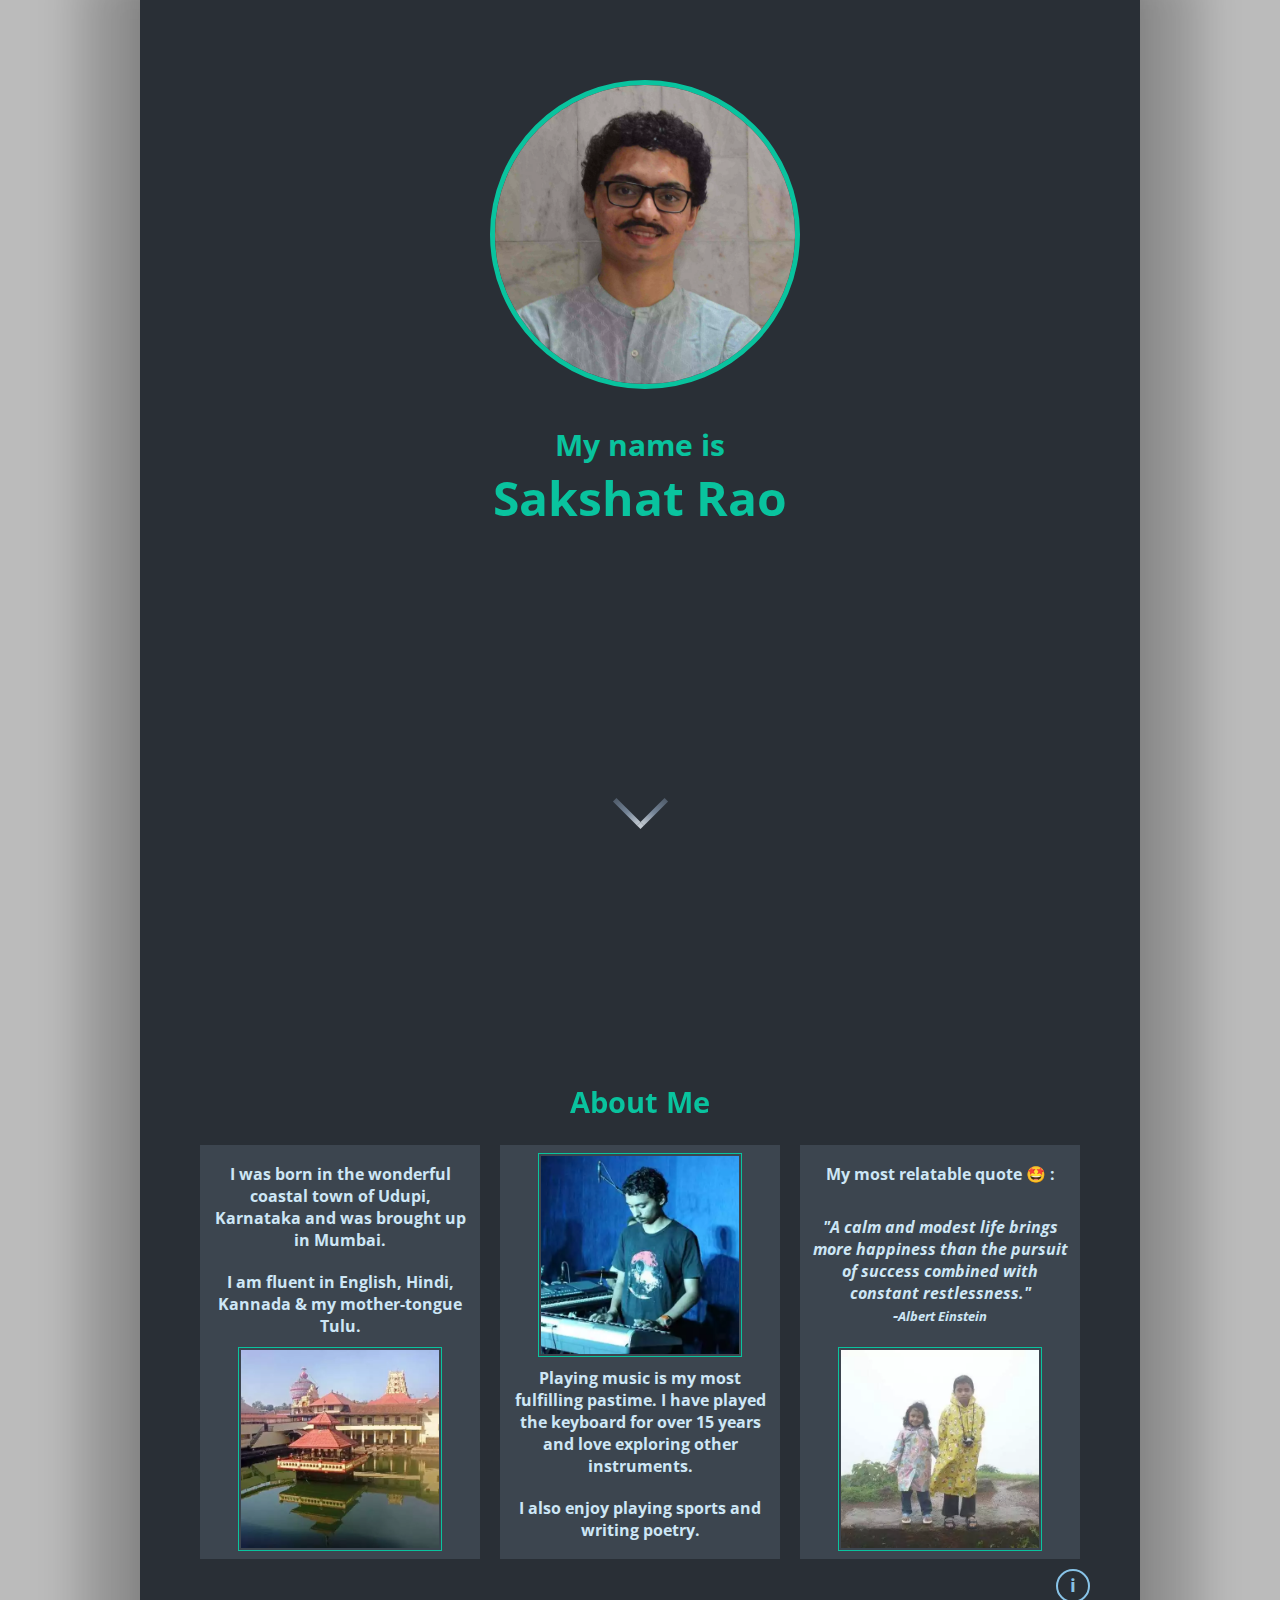
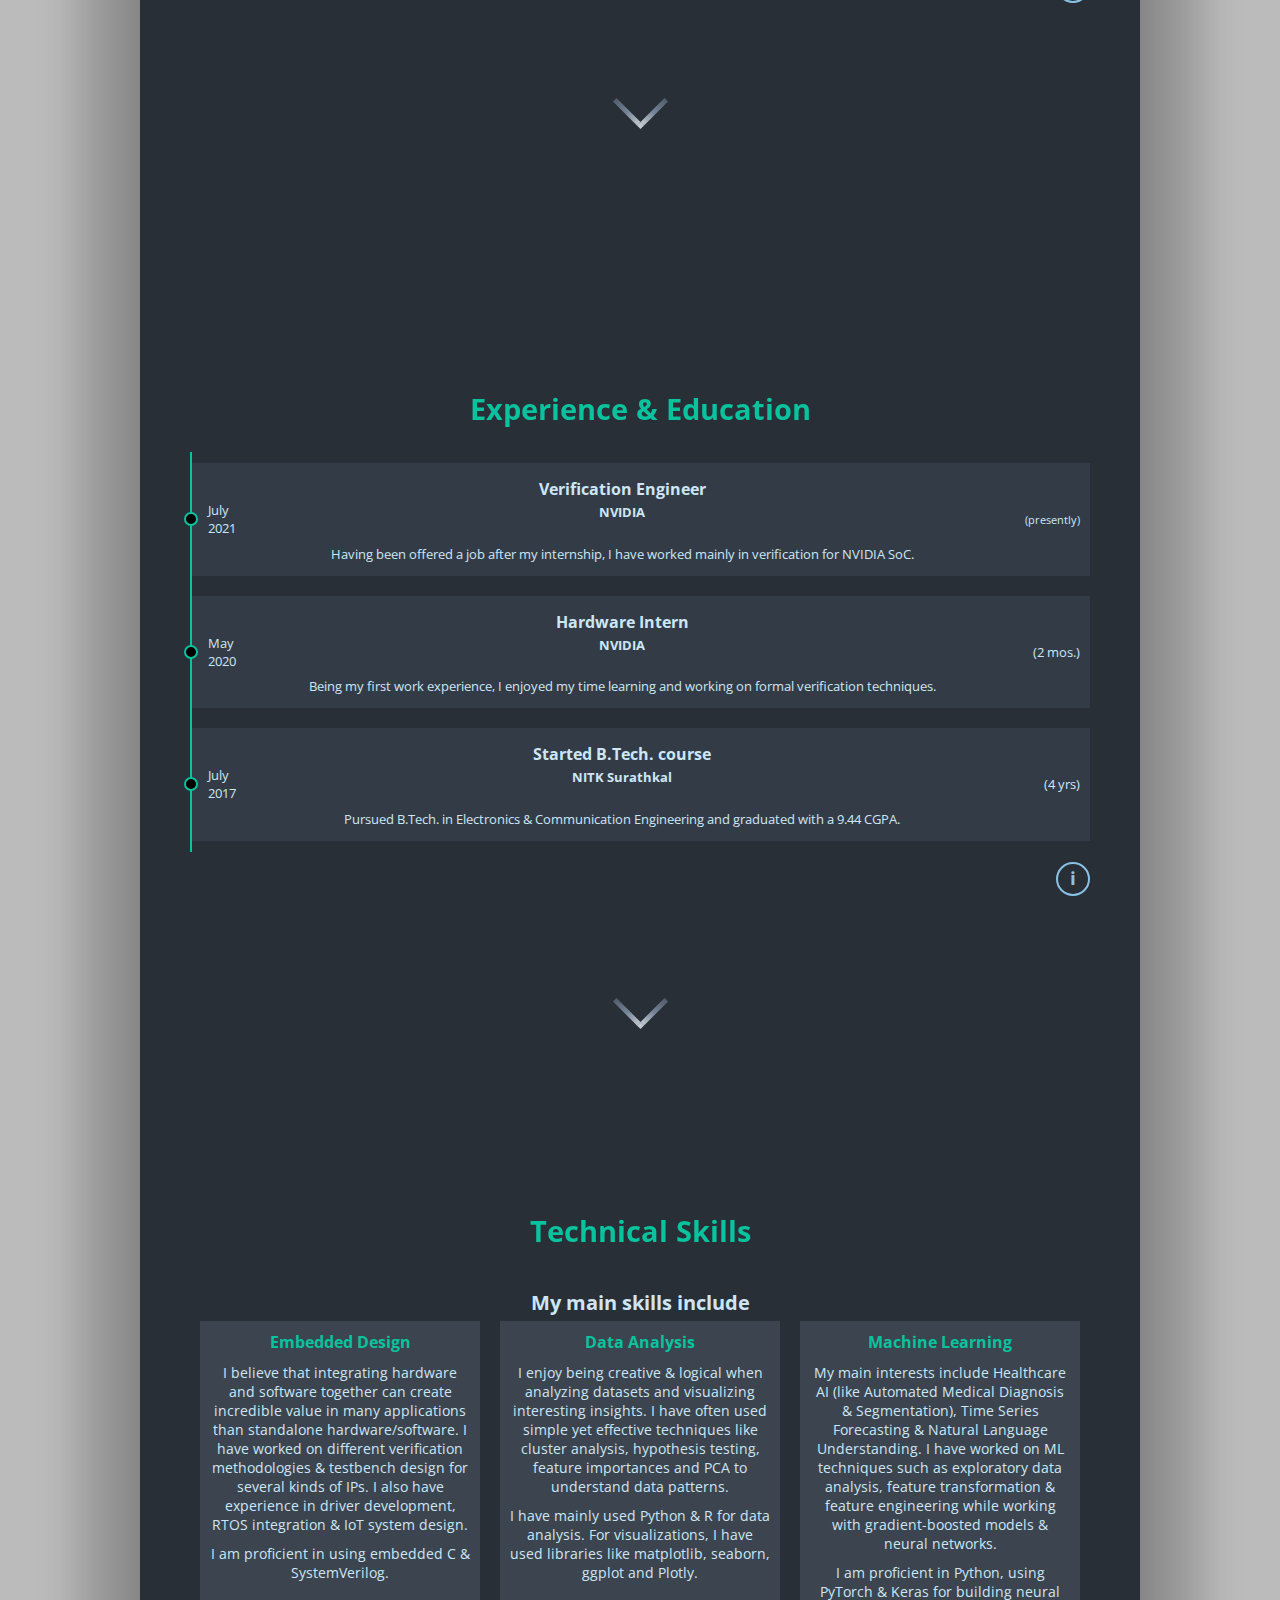
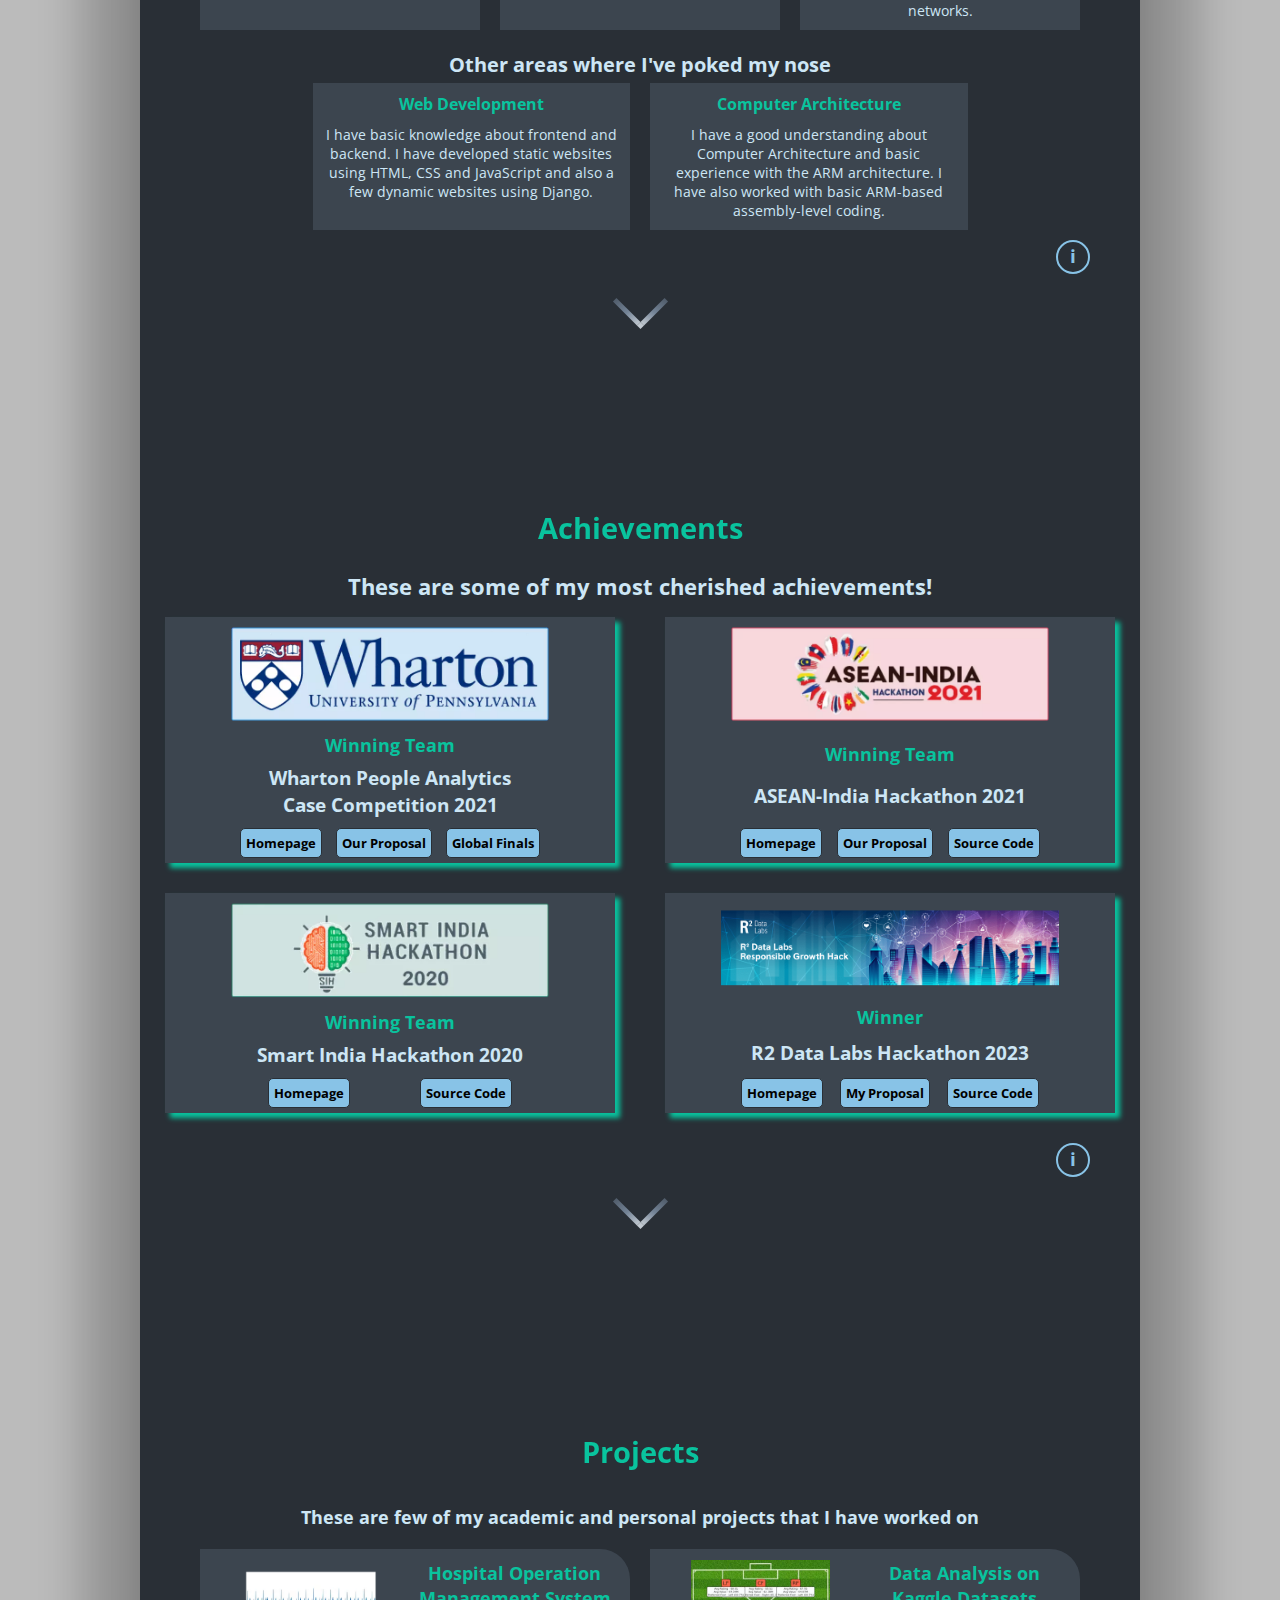
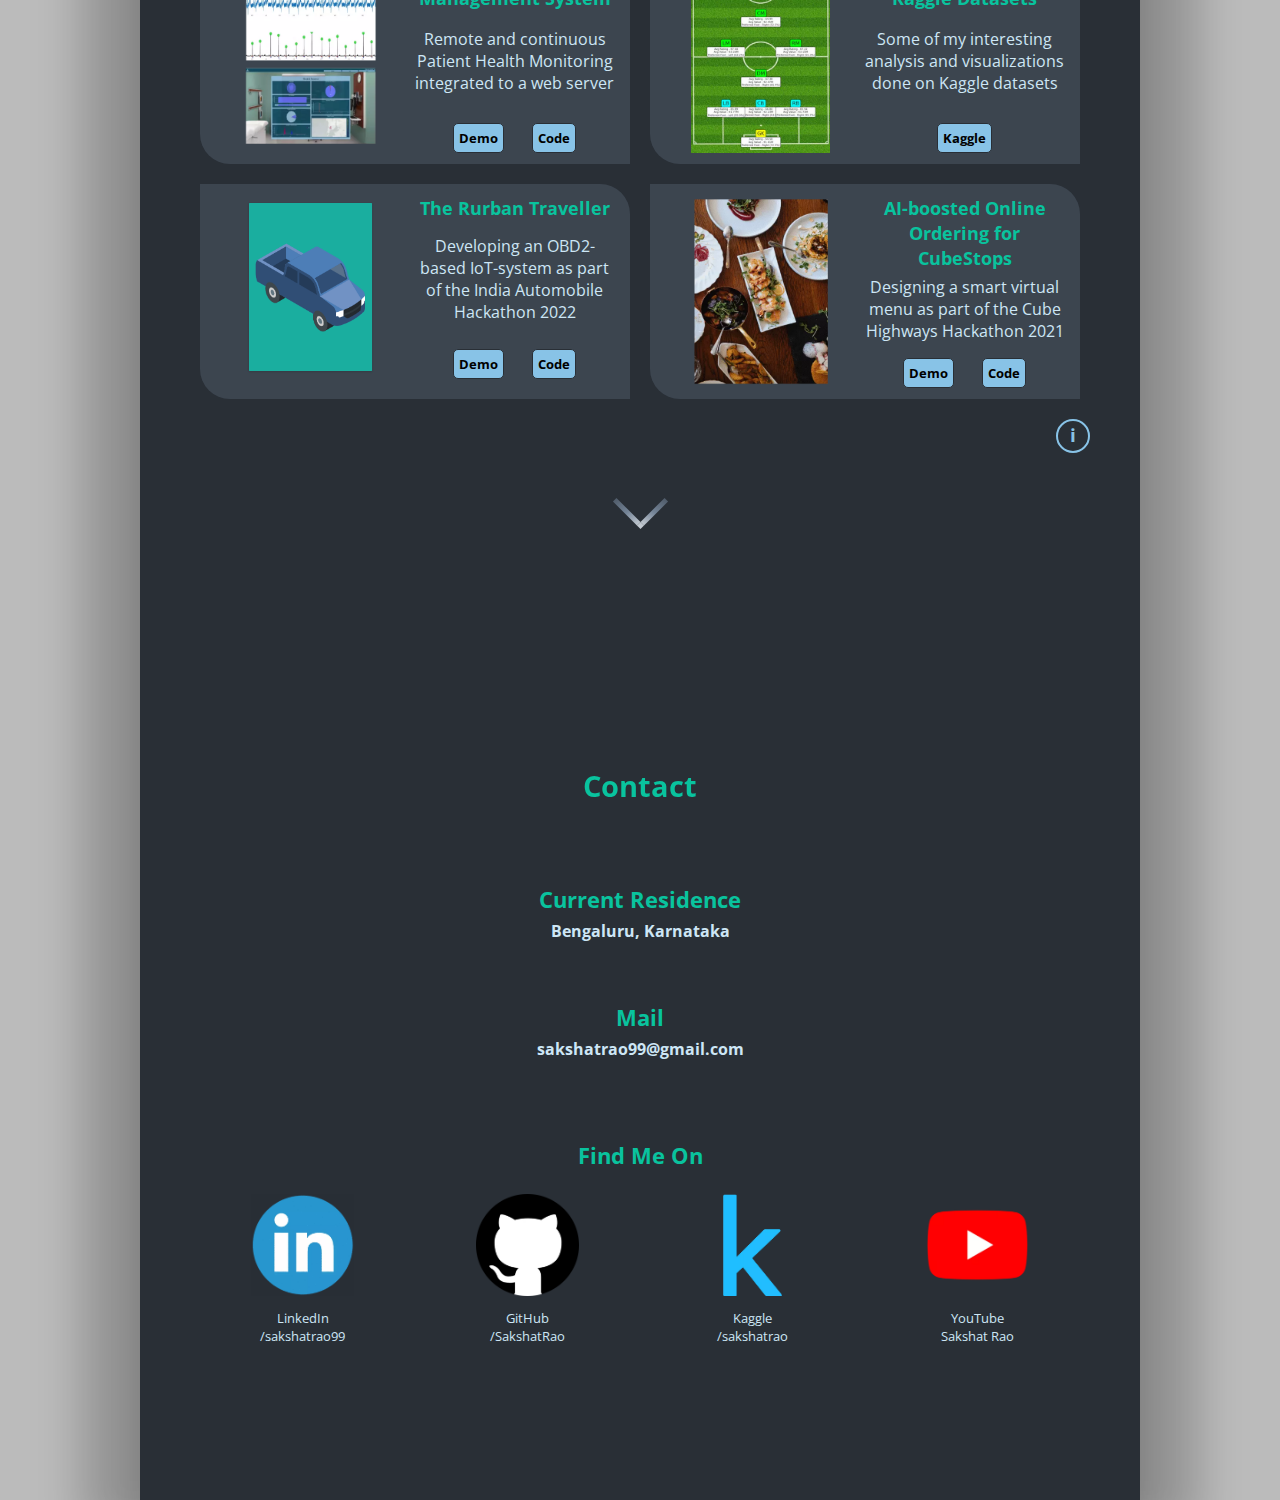
<file: index.html>
<!DOCTYPE html>
<html lang="en">
<head>

    <!-- Website Information -->
    <title>Sakshat Rao</title>
    <meta name='description' content="Take a quick glance at Sakshat Rao's personal portfolio webpage. Get to know his work & skillset through some of his interesting projects & notable achievements.">
    <meta name='keywords' content="Sakshat Rao, Sakshat, Rao, NITK Surathkal, NVIDIA, portfolio">
    <meta name="author" content="Sakshat Rao">
    <meta name="viewport" content="width=device-width, initial-scale=1.0">
    <meta charset="UTF-8">
    <meta http-equiv="X-UA-Compatible" content="IE=edge">

    <!-- Open Graph -->
    <meta property="og:title" content="Sakshat Rao - Personal Portfolio Website" />
    <meta property="og:url" content="https://sakshatrao.github.io" />
    <meta property="og:type" content="website" />
    <meta property="og:description" content="Take a quick glance at Sakshat Rao's personal portfolio webpage. Get to know his work & skillset through some of his interesting projects & notable achievements." />
    <meta property="og:image" content="https://sakshatrao.github.io/Images/Frontpage/opengraph_frontpage.png" />
    <meta property="og:image:width" content="1200" />
    <meta property="og:image:height" content="627" />

    <!-- Global Site Tag (gtag.js) - Google Analytics -->
    <script async src="https://www.googletagmanager.com/gtag/js?id=G-HYM0Z66DQF"></script>
    <script>
        window.dataLayer = window.dataLayer || [];
        function gtag(){dataLayer.push(arguments);}
        gtag('js', new Date());
        gtag('config', 'G-HYM0Z66DQF');
    </script>
    
    <!-- Importing Styles -->
    <link rel="stylesheet" type="text/css" href="CSS/styles.css">
    <link rel="stylesheet" type="text/css" href="CSS/frontpage.css">
    <link rel="stylesheet" type="text/css" href="CSS/scroll.css">
    <link rel="stylesheet" type="text/css" href="CSS/about.css">
    <link rel="stylesheet" type="text/css" href="CSS/experience.css">
    <link rel="stylesheet" type="text/css" href="CSS/skills.css">
    <link rel="stylesheet" type="text/css" href="CSS/achievements.css">
    <link rel="stylesheet" type="text/css" href="CSS/projects.css">
    <link rel="stylesheet" type="text/css" href="CSS/contacts.css">
    <link rel="stylesheet" type="text/css" href="CSS/footer.css">

    <!-- Adding website logo -->
    <link rel="shortcut icon" type="image/x-icon" href="https://sakshatrao.github.io/favicon.ico">
    <link rel="apple-touch-icon" sizes="180x180" href="https://sakshatrao.github.io/favicon.ico">

    <link rel="preload" as="image" href="https://sakshatrao.github.io/Images/Frontpage/sakshat_frontpage.webp">

</head>
<body>
    <main itemscope itemtype="https://schema.org/Person" id='main_body'>

        <!-- Frontpage -->
        <div id="frontpage">
            <div id="frontpage_content">
                <div id="frontpage_img">
                    <img src="./Images/Frontpage/sakshat_frontpage.webp" alt="Sakshat Rao">
                </div>
                <div id="frontpage_text">
                    <h2 class='frontpage_text1'>My name is</h2>
                    <h1 class='frontpage_text2 rainbow' itemprop="name">Sakshat Rao</h1>
                </div>
            </div>
            <a href="#about_content" class="scroll_button frontpage_scroll"><span></span></a>
            <a href="#about" class="scroll_button_2"><span></span></a>
        </div>

        <!-- About -->
        <div class='page' id="about">
            <div class="page_content" id='about_content'>
                <div class="page_title">
                    <h2 class='rainbow'>About Me</h2>
                </div>
                <div class="page_info">
                    <div class="about_info">
                        <div class="about_boxes">
                            <div class="about_box">
                                <div class='about_box_box about_text'>
                                    <h5>I was born in the wonderful coastal town of <span itemprop="birthPlace" itemscope itemtype="https://schema.org/Place"><span itemprop="name">Udupi</span>, <span itemprop="containedInPlace" itemscope itemtype="https://schema.org/Place"><span itemprop="name">Karnataka</span></span></span> and was brought up in <span itemprop="homeLocation" itemscope itemtype="https://schema.org/Place"><span itemprop="name">Mumbai</span></span>.</h5>
                                </div>
                                <div class='about_box_box about_text2'>
                                    <h5>I am fluent in <span itemprop="knowsLanguage">English</span>, <span itemprop="knowsLanguage">Hindi</span>, <span itemprop="knowsLanguage">Kannada</span> & my mother-tongue <span itemprop="knowsLanguage">Tulu</span>.</h5>
                                </div>
                                <div class='about_box_box about_img'>
                                    <img src="./Images/About/udupi.webp" alt="Udupi Sri Krishna Matha">
                                </div>
                            </div>
                            <div class="about_box">
                                <div class='about_box_box about_img'>
                                    <img src="./Images/About/keyboard.webp" alt="Playing Keyboard">
                                </div>
                                <div class='about_box_box about_text'>
                                    <h5>Playing music is my most fulfilling pastime. I have played the keyboard for over 15 years and love exploring other instruments.</h5>
                                </div>
                                <div class='about_box_box about_text2'>
                                    <h5>I also enjoy playing sports and writing poetry.</h5>
                                </div>
                            </div>
                            <div class="about_box">
                                <div class='about_box_box about_text2'>
                                    <h5>My most relatable quote <span>&#129321;</span> :</h5>
                                </div>
                                <div class='about_box_box about_text'>
                                    <!-- <h5><i>"We mature in knowledge and wisdom but never leave the playground of our hearts."<br>-<small>Terri Guillemets</small></i></h5> -->
                                    <h5><i>"A calm and modest life brings more happiness than the pursuit of success combined with constant restlessness."<br>-<small>Albert Einstein</small></i></h5>
                                </div>
                                <div class='about_box_box about_img'>
                                    <img src="./Images/About/siblings.webp" alt="Siblings">
                                </div>
                            </div>
                        </div>
                    </div>
                </div>
                <div class='know_more'>
                    <a class='tooltip' href="./personal.html">
                        <p>i</p>
                        <span class='tooltiptext'>Know More About Me</span>
                    </a>
                </div>
            </div>
            <a href="#experience_content" class="scroll_button"><span></span></a>
            <a href="#experience" class="scroll_button_2"><span></span></a>
        </div>

        <!-- Experience -->
        <div class='page' id="experience">
            <div class="page_content" id='experience_content'>
                <div class="page_title">
                    <h2 class='rainbow'>Experience & Education</h2>
                </div>
                <div class="page_info">
                    <div class="experience_timeline">
                        <div class="timeline_point timeline_point1">
                            <span class='timeline_circle'></span>
                            <div class="timeline_info">
                                <div class="timeline_date">
                                    <p>July<br>2021</p>
                                </div>
                                <div class="timeline_text">
                                    <div class='timeline_title'>
                                        <h5><span itemprop="jobTitle">Verification Engineer</span><br><span itemprop="worksFor" itemscope itemtype="https://schema.org/Organization"><span itemprop="name"><small>NVIDIA</small></span></span></h5>
                                    </div>
                                    <div class='timeline_descr'>
                                        <p>Having been offered a job after my internship, I have worked mainly in verification for NVIDIA SoC.</p>
                                    </div>
                                </div>
                                <div class='timeline_duration'>
                                    <p><small>(presently)</small></p>
                                </div>
                            </div>
                        </div>
                        <div class="timeline_point timeline_point2">
                            <span class='timeline_circle'></span>
                            <div class="timeline_info">
                                <div class="timeline_date">
                                    <p>May<br>2020</p>
                                </div>
                                <div class="timeline_text">
                                    <div class='timeline_title'>
                                        <h5>Hardware Intern<br><small>NVIDIA</small></h5>
                                    </div>
                                    <div class='timeline_descr'>
                                        <p>Being my first work experience, I enjoyed my time learning and working on formal verification techniques.</p>
                                    </div>
                                </div>
                                <div class='timeline_duration'>
                                    <p>(2 mos.)</p>
                                </div>
                            </div>
                        </div>
                        <div class="timeline_point timeline_point3">
                            <span class='timeline_circle'></span>
                            <div class="timeline_info">
                                <div class="timeline_date">
                                    <p>July<br>2017</p>
                                </div>
                                <div class="timeline_text">
                                    <div class='timeline_title'>
                                        <h5>Started B.Tech. course<br><span itemprop="alumniOf" itemscope itemtype="https://schema.org/EducationalOrganization"><span itemprop="name"><small>NITK Surathkal</small></span></span></h5>
                                    </div>
                                    <div class='timeline_descr'>
                                        <p>Pursued B.Tech. in Electronics & Communication Engineering and graduated with a 9.44 CGPA.</p>
                                    </div>
                                </div>
                                <div class='timeline_duration'>
                                    <p>(4 yrs)</p>
                                </div>
                            </div>
                        </div>
                    </div>
                </div>
                <div class='know_more'>
                    <a class='tooltip' href="./experience.html">
                        <p>i</p>
                        <span class='tooltiptext'>Know More Details</span>
                    </a>
                </div>
            </div>
            <a href="#skills_content" class="scroll_button"><span></span></a>
            <a href="#skills" class="scroll_button_2"><span></span></a>
        </div>

        <!-- Skills -->
        <div class='page' id="skills">
            <div class="page_content" id='skills_content'>
                <div class="page_title">
                    <h2 class='skills_heading rainbow'>Technical Skills</h2>
                </div>
                <div class="page_info">
                    <div class="skills_info">
                        <h3 class='skills_heading2'>My main skills include</h3>
                        <div class="skills_boxes">
                            <div class="skill_box">
                                <p class="skill_name" itemprop="knowsAbout">Embedded Design</p>
                                <p class="skill_info1">I have worked on embedded coding, driver development & verification</p>
                                <p class="skill_info2">I have experience in embedded C & SystemVerilog</p>
                                <p class="skill_detail1">I believe that integrating hardware and software together can create incredible value in many applications than standalone hardware/software. I have worked on different verification methodologies & testbench design for several kinds of IPs. I also have experience in driver development, RTOS integration & IoT system design.</p>
                                <p class="skill_detail2">I am proficient in using embedded C & SystemVerilog.</p>
                            </div>
                            <div class="skill_box">
                                <p class="skill_name" itemprop="knowsAbout">Data Analysis</p>
                                <p class="skill_info1">I enjoy analyzing datasets and visualizing interesting insights neatly</p>
                                <p class="skill_info2">I have worked in Python & R for analysis & visualizations</p>
                                <p class="skill_detail1">I enjoy being creative & logical when analyzing datasets and visualizing interesting insights. I have often used simple yet effective techniques like cluster analysis, hypothesis testing, feature importances and PCA to understand data patterns.</p>
                                <p class="skill_detail2">I have mainly used Python & R for data analysis. For visualizations, I have used libraries like matplotlib, seaborn, ggplot and Plotly.</p>
                            </div>
                            <div class="skill_box">
                                <p class="skill_name" itemprop="knowsAbout">Machine Learning</p>
                                <p class="skill_info1">My main interests are in Healthcare AI and Natural Language Understanding</p>
                                <p class="skill_info2">I have mainly used Python for training models</p>
                                <p class="skill_detail1">My main interests include Healthcare AI (like Automated Medical Diagnosis & Segmentation), Time Series Forecasting & Natural Language Understanding. I have worked on ML techniques such as exploratory data analysis, feature transformation & feature engineering while working with gradient-boosted models & neural networks.</p>
                                <p class="skill_detail2">I am proficient in Python, using PyTorch & Keras for building neural networks.</p>
                            </div>
                        </div>
                        <div class='skills_others'>
                            <h3>Other areas where I've poked my nose</h3>
                            <div class="skills_others_boxes">
                                <div class="skill_other_box">
                                    <div class="skill_other_text">
                                        <p class='skill_other_name' itemprop="knowsAbout">Web Development</p>
                                        <p class='skill_other_info' itemprop="knowsAbout">I have basic knowledge about frontend and backend. I have developed static websites using HTML, CSS and JavaScript and also a few dynamic websites using Django.</p>
                                    </div>
                                </div>
                                <div class="skill_other_box">
                                    <div class="skill_other_text">
                                        <p class='skill_other_name'>Computer Architecture</p>
                                        <p class='skill_other_info'>I have a good understanding about Computer Architecture and basic experience with the ARM architecture. I have also worked with basic ARM-based assembly-level coding.</p>
                                    </div>
                                </div>
                            </div>
                        </div>
                    </div>
                </div>
                <div class='know_more'>
                    <a class='tooltip' href="./skills.html">
                        <p>i</p>
                        <span class='tooltiptext'>View All Skills</span>
                    </a>
                </div>
            </div>
            <a href="#achievements_content" class="scroll_button"><span></span></a>
            <a href="#achievements" class="scroll_button_2"><span></span></a>
        </div>

        <!-- Achievements -->
        <div class='page' id="achievements">
            <div class="page_content" id='achievements_content'>
                <div class="page_title">
                    <h2 class='rainbow'>Achievements</h2>
                </div>
                <div class="page_info">
                    <div class="achievements_info">
                        <h3>These are some of my most cherished achievements!</h3>
                        <div class='achievements_boxes'>
                            <div class="achievement_box">
                                <div class='achievement_image'>
                                    <img src="./Images/Achievements/wharton.webp" alt="Wharton People Analytics Case Competition">
                                </div>
                                <div class='achievement_text'>
                                    <h5 class='achievement_title'>Winning Team</h5>
                                    <h4 class='achievement_name' itemprop="award">Wharton People Analytics<br>Case Competition 2021</h4>
                                    <a href="https://www.youtube.com/watch?v=zcZ6XvGnbms" class='achievement_button' target="_blank" rel="noopener noreferrer">
                                        <p>Know More</p>
                                    </a>
                                    <div class="achievement_buttons">
                                        <a href="https://wpa.wharton.upenn.edu/2021-conference-competition/" class='achievement_button2' target="_blank" rel="noopener noreferrer">
                                            <p>Homepage</p>
                                        </a>
                                        <a href="https://www.youtube.com/watch?v=zcZ6XvGnbms&list=PLCR3DBlE5tQzeM-mrDAG539wftLftTnCd&index=7" class='achievement_button2' target="_blank" rel="noopener noreferrer">
                                            <p>Our Proposal</p>
                                        </a>
                                        <a href="https://youtu.be/kGjOKEOrfig?t=1153" class='achievement_button2' target="_blank" rel="noopener noreferrer">
                                            <p>Global Finals</p>
                                        </a>
                                    </div>
                                </div>
                            </div>
                            <div class="achievement_box">
                                <div class='achievement_image'>
                                    <img src="./Images/Achievements/asean_india.webp" alt="ASEAN-India Hackathon">
                                </div>
                                <div class='achievement_text'>
                                    <h5 class='achievement_title'> Winning Team </h5>
                                    <h4 class='achievement_name' itemprop="award">ASEAN-India Hackathon 2021</h4>
                                    <a href="https://india-asean.mic.gov.in/" class='achievement_button' target="_blank" rel="noopener noreferrer">
                                        <p>Know More</p>
                                    </a>
                                    <div class="achievement_buttons">
                                        <a href="https://india-asean.mic.gov.in/" class='achievement_button2' target="_blank" rel="noopener noreferrer">
                                            <p>Homepage</p>
                                        </a>
                                        <a href="https://drive.google.com/file/d/11oRN6cPg5a4JZJ6u5CCpLMwRVZYTCpLz/view?usp=sharing" class='achievement_button2' target="_blank" rel="noopener noreferrer">
                                            <p>Our Proposal</p>
                                        </a>
                                        <a href="https://github.com/kmkrofficial/ASN_PS10_TEAM10" class='achievement_button2' target="_blank" rel="noopener noreferrer">
                                            <p>Source Code</p>
                                        </a>
                                    </div>
                                </div>
                            </div>
                            <div class="achievement_box">
                                <div class='achievement_image'>
                                    <img src="./Images/Achievements/sih.webp" alt="Smart India Hackathon">
                                </div>
                                <div class='achievement_text'>
                                    <h5 class='achievement_title'>  Winning Team  </h5>
                                    <h4 class='achievement_name' itemprop="award">Smart India Hackathon 2020</h4>
                                    <a href="https://www.sih.gov.in/" class='achievement_button' target="_blank" rel="noopener noreferrer">
                                        <p>Know More</p>
                                    </a>
                                    <div class="achievement_buttons">
                                        <a href="https://www.sih.gov.in/" class='achievement_button2' target="_blank" rel="noopener noreferrer">
                                            <p>Homepage</p>
                                        </a>
                                        <a href="https://github.com/SaurabhAgarwala/CottonHub" class='achievement_button2' target="_blank" rel="noopener noreferrer">
                                            <p>Source Code</p>
                                        </a>
                                    </div>
                                </div>
                            </div>
                            <div class="achievement_box">
                                <div class='achievement_image'>
                                    <img src="./Images/Achievements/r2_data_labs_hackathon.png" alt="R2 Data Labs Hackathon">
                                </div>
                                <div class='achievement_text'>
                                    <h5 class='achievement_title'> Winner </h5>
                                    <h4 class='achievement_name' itemprop="award">R2 Data Labs Hackathon 2023</h4>
                                    <a href="https://www.hackerearth.com/challenges/hackathon/rolls-royce/" class='achievement_button' target="_blank" rel="noopener noreferrer">
                                        <p>Know More</p>
                                    </a>
                                    <div class="achievement_buttons">
                                        <a href="https://www.hackerearth.com/challenges/hackathon/rolls-royce/" class='achievement_button2' target="_blank" rel="noopener noreferrer">
                                            <p>Homepage</p>
                                        </a>
                                        <a href="https://www.youtube.com/watch?v=_wftrsszOh0" class='achievement_button2' target="_blank" rel="noopener noreferrer">
                                            <p>My Proposal</p>
                                        </a>
                                        <a href="https://github.com/SakshatRao/R2_Data_Labs_Hackathon" class='achievement_button2' target="_blank" rel="noopener noreferrer">
                                            <p>Source Code</p>
                                        </a>
                                    </div>
                                </div>
                            </div>
                        </div>
                    </div>
                </div>
                <div class='know_more'>
                    <a class='tooltip' href='./achievements.html'>
                        <p>i</p>
                        <span class='tooltiptext'>View All Achievements</span>
                    </a>
                </div>
            </div>
            <a href="#projects_content" class="scroll_button"><span></span></a>
            <a href="#projects" class="scroll_button_2"><span></span></a>
        </div>

        <!-- Projects -->
        <div class='page' id="projects">
            <div class="page_content" id='projects_content'>
                <div class="page_title">
                    <h2 class='rainbow'>Projects</h2>
                </div>
                <div class="page_info">
                    <div class="projects_info">
                        <h5>These are few of my academic and personal projects that I have worked on</h5>
                        <div class="projects_boxes">
                            <div class="project_box snake-border">
                                <div class='project_box_info'>
                                    <div class="project_image">
                                        <img src="./Images/Projects/hospital_operation_management_system.webp" alt="Smart Hospital">
                                    </div>
                                    <div class="project_text">
                                        <h5 class='project_title'>Hospital Operation Management System</h5>
                                        <p class='project_descr'>Remote and continuous Patient Health Monitoring integrated to a web server</p>
                                        <div class='project_buttons'>
                                            <a href="https://www.youtube.com/watch?v=t0MK1a7VLh0&list=PLCR3DBlE5tQzeM-mrDAG539wftLftTnCd&index=2" class='project_button' target="_blank" rel="noopener noreferrer">
                                                <p>Demo</p>
                                            </a>
                                            <a href="https://github.com/SakshatRao/SmartHospital" class='project_extra_button' target="_blank" rel="noopener noreferrer">
                                                <p>Code</p>
                                            </a>
                                        </div>
                                    </div>
                                </div>
                            </div>
                            <div class="project_box snake-border">
                                <div class='project_box_info'>
                                    <div class="project_image">
                                        <img src="./Images/Projects/kaggle_data_analysis.webp" alt="Kaggle Data Analysis">
                                    </div>
                                    <div class="project_text">
                                        <h5 class='project_title'>Data Analysis on Kaggle Datasets</h5>
                                        <p class='project_descr'>Some of my interesting analysis and visualizations done on Kaggle datasets</p>
                                        <div class='project_buttons'>
                                            <a href="https://www.kaggle.com/sakshatrao/code" class='project_button' target="_blank" rel="noopener noreferrer">
                                                <p>Kaggle</p>
                                            </a>
                                        </div>
                                    </div>
                                </div>
                            </div>
                            <div class="project_box snake-border">
                                <div class='project_box_info'>
                                    <div class="project_image">
                                        <img src="./Images/Projects/rurban_traveller_cover.png" alt="The Rurban Traveller">
                                    </div>
                                    <div class="project_text">
                                        <h5 class='project_title'>The Rurban Traveller</h5>
                                        <p class='project_descr'>Developing an OBD2-based IoT-system as part of the India Automobile Hackathon 2022</p>
                                        <div class='project_buttons'>
                                            <a href="https://www.youtube.com/watch?v=n_vhLdWA5T0&list=PLCR3DBlE5tQzeM-mrDAG539wftLftTnCd&index=6" class='project_button' target="_blank" rel="noopener noreferrer">
                                                <p>Demo</p>
                                            </a>
                                            <a href="https://github.com/SakshatRao/TheRurbanTraveller" class='project_extra_button' target="_blank" rel="noopener noreferrer">
                                                <p>Code</p>
                                            </a>
                                        </div>
                                    </div>
                                </div>
                            </div>
                            <div class="project_box snake-border">
                                <div class='project_box_info'>
                                    <div class="project_image">
                                        <img src="./Images/Projects/ai_boosted_online_ordering.webp" alt="Cube Highways Hackathon">
                                    </div>
                                    <div class="project_text">
                                        <h5 class='project_title'>AI-boosted Online Ordering for CubeStops</h5>
                                        <p class='project_descr'>Designing a smart virtual menu as part of the Cube Highways Hackathon 2021</p>
                                        <div class='project_buttons'>
                                            <a href="https://www.youtube.com/watch?v=edR0hk6SKzE&list=PLCR3DBlE5tQzeM-mrDAG539wftLftTnCd&index=3" class='project_button' target="_blank" rel="noopener noreferrer">
                                                <p>Demo</p>
                                            </a>
                                            <a href="https://github.com/SakshatRao/CubeHighwayHackathonWebApp" class='project_extra_button' target="_blank" rel="noopener noreferrer">
                                                <p>Code</p>
                                            </a>
                                        </div>
                                    </div>
                                </div>
                            </div>
                        </div>
                    </div>
                </div>
                <div class='know_more'>
                    <a class='tooltip' href="./projects.html">
                        <p>i</p>
                        <span class='tooltiptext'>View All Projects</span>
                    </a>
                </div>
            </div>
            <a href="#contact_content" class="scroll_button"><span></span></a>
            <a href="#contact" class="scroll_button_2"><span></span></a>
        </div>

        <!-- Contact -->
        <div class='page' id="contact">
            <div class="page_content" id='contact_content'>
                <div class="page_title">
                    <h2 class='rainbow'>Contact</h2>
                </div>
                <div class="page_info">
                    <div class="contact_info">
                        <div class="contact_residence">
                            <h3>Current Residence</h3>
                            <a href="https://www.google.com/maps/place/Bengaluru,+Karnataka/@12.9542946,77.4908548,11z/data=!3m1!4b1!4m5!3m4!1s0x3bae1670c9b44e6d:0xf8dfc3e8517e4fe0!8m2!3d12.9715987!4d77.5945627" class='contact_residence_link' target="_blank" rel="noopener noreferrer">
                                <div>
                                    <h5 itemprop="address">Bengaluru, Karnataka</h5>
                                </div>
                            </a>
                        </div>
                        <div class="contact_mail">
                            <h3>Mail</h3>
                            <a href="mailto:sakshatrao99@gmail.com" class='contact_mail_link' target="_blank" rel="noopener noreferrer">
                                <div>
                                    <h5 itemprop="email">sakshatrao99@gmail.com</h5>
                                </div>
                            </a>
                        </div>
                        <h3 class='contact_boxes_heading'>Find Me On</h3>
                        <div class="contact_boxes">
                            <a href="https://www.linkedin.com/in/sakshatrao99/" class='contact_box_link' target="_blank" rel="noopener noreferrer">
                                <div class="contact_box">
                                    <div class="contact_image">
                                        <img src="./Images/Contacts/linkedin_logo.webp" alt="Linkedin">
                                    </div>
                                    <div class="contact_name">
                                        <p>LinkedIn<br>/sakshatrao99</p>
                                    </div>
                                </div>
                            </a>
                            <a href="https://github.com/SakshatRao" class='contact_box_link' target="_blank" rel="noopener noreferrer">
                                <div class="contact_box">
                                    <div class="contact_image">
                                        <img src="./Images/Contacts/github_logo.webp" alt="Github">
                                    </div>
                                    <div class="contact_name">
                                        <p>GitHub<br>/SakshatRao</p>
                                    </div>
                                </div>
                            </a>
                            <a href="https://www.kaggle.com/sakshatrao" class='contact_box_link' target="_blank" rel="noopener noreferrer">
                                <div class="contact_box">
                                    <div class="contact_image">
                                        <img src="./Images/Contacts/kaggle_logo.webp" alt="Kaggle">
                                    </div>
                                    <div class="contact_name">
                                        <p>Kaggle<br>/sakshatrao</p>
                                    </div>
                                </div>
                            </a>
                            <a href="https://www.youtube.com/channel/UCLNyeGpbhdH5chNolvsAGsw" class='contact_box_link' target="_blank" rel="noopener noreferrer">
                                <div class="contact_box">
                                    <div class="contact_image">
                                        <img src="./Images/Contacts/youtube_logo.webp" alt="Youtube">
                                    </div>
                                    <div class="contact_name">
                                        <p>YouTube<br>Sakshat Rao</p>
                                    </div>
                                </div>
                            </a>
                        </div>
                    </div>
                </div>
            </div>
        </div>

        <!-- Optional Footer -->
        <div id='footer'></div>
    </main>

    <!-- Importing Scripts -->
    <script
        src="https://code.jquery.com/jquery-3.6.0.min.js"
        integrity="sha256-/xUj+3OJU5yExlq6GSYGSHk7tPXikynS7ogEvDej/m4="
        crossorigin="anonymous">
    </script>
    <script type='text/javascript' src="./scroll.js"></script>

</body>
</html>
</file>
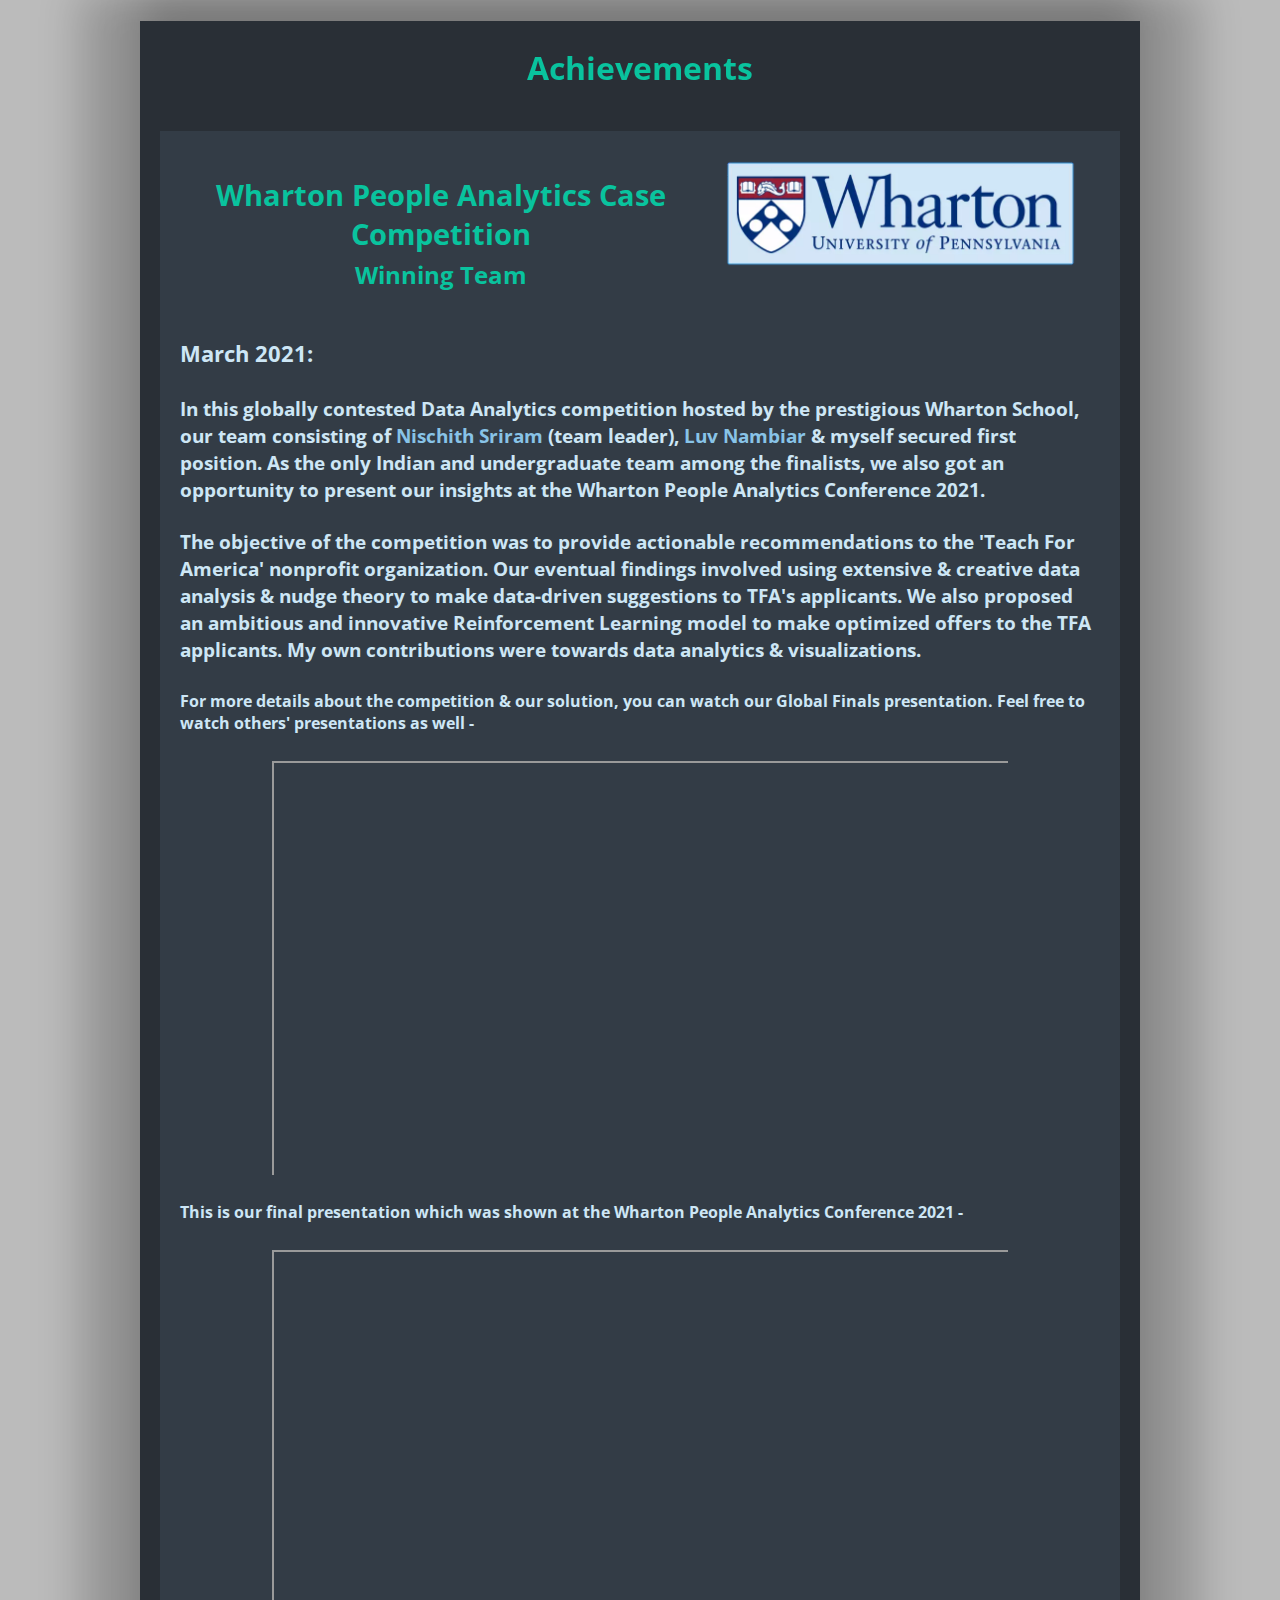
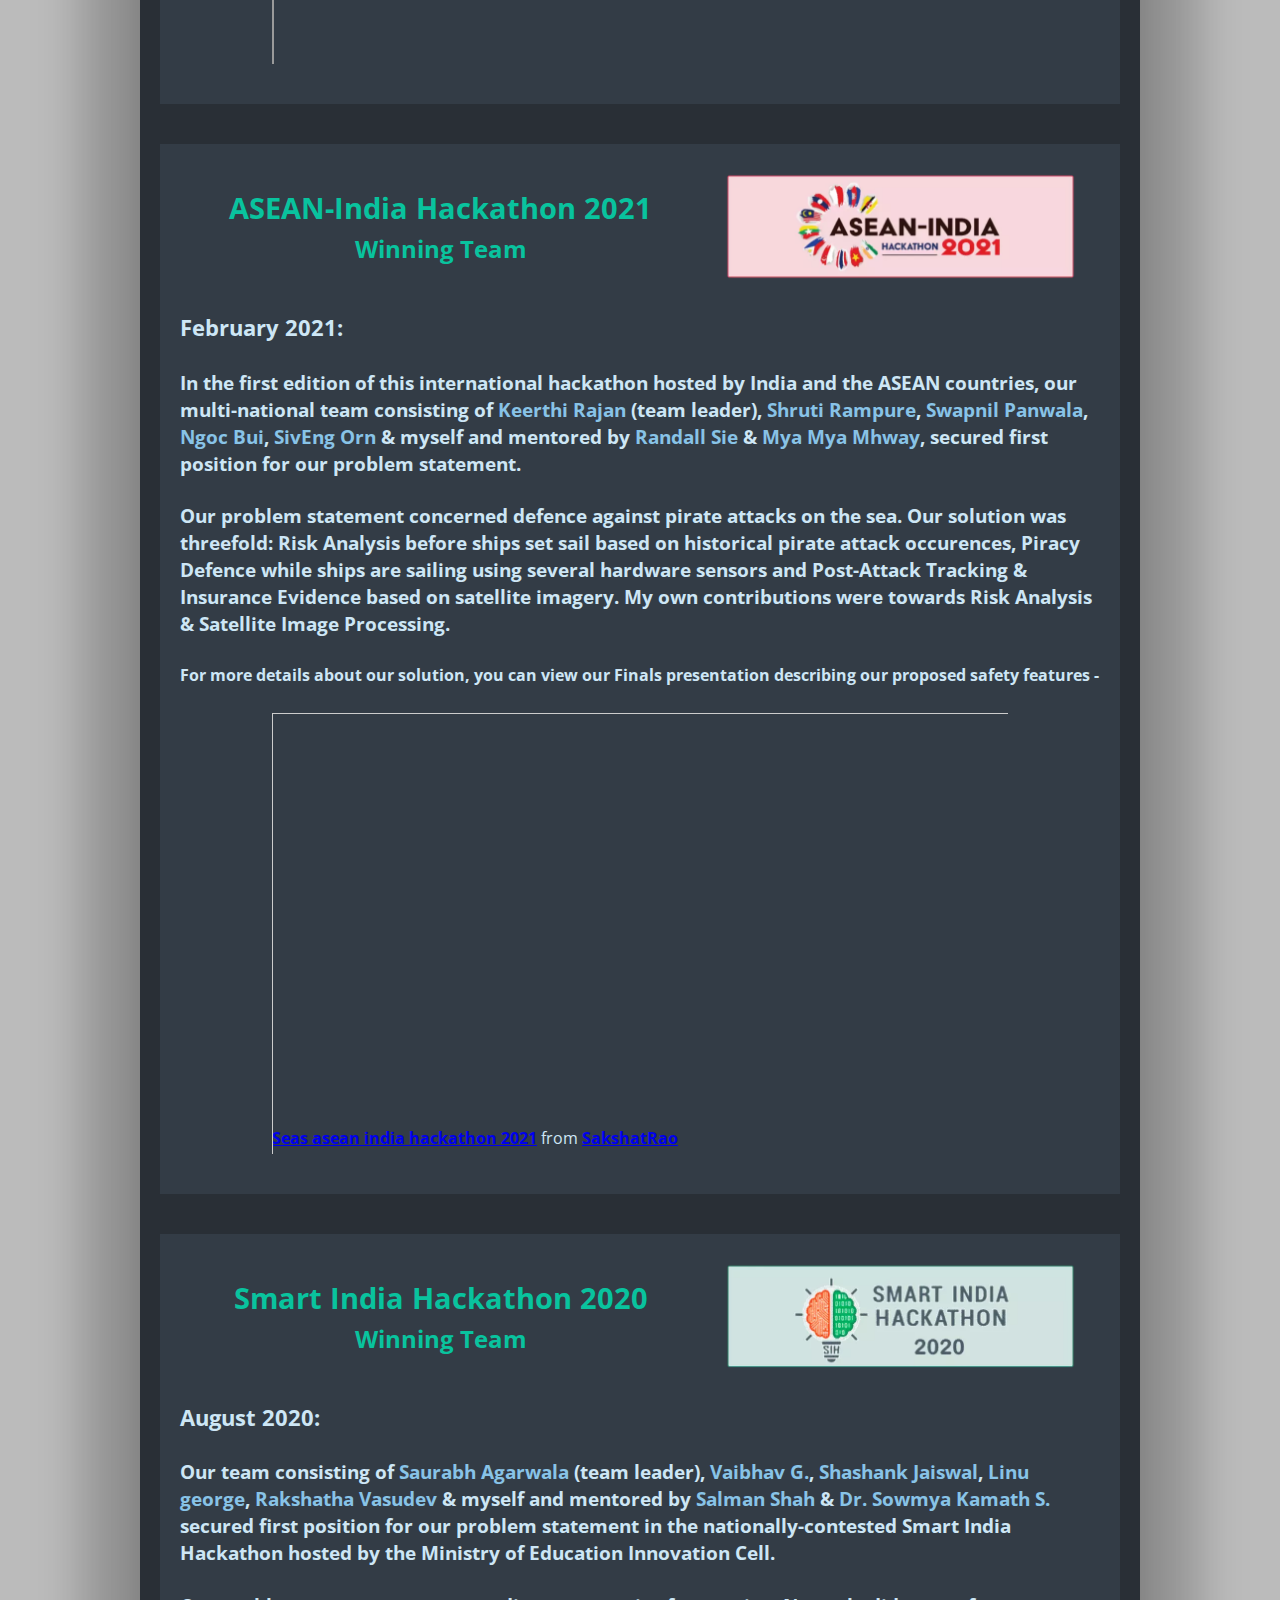
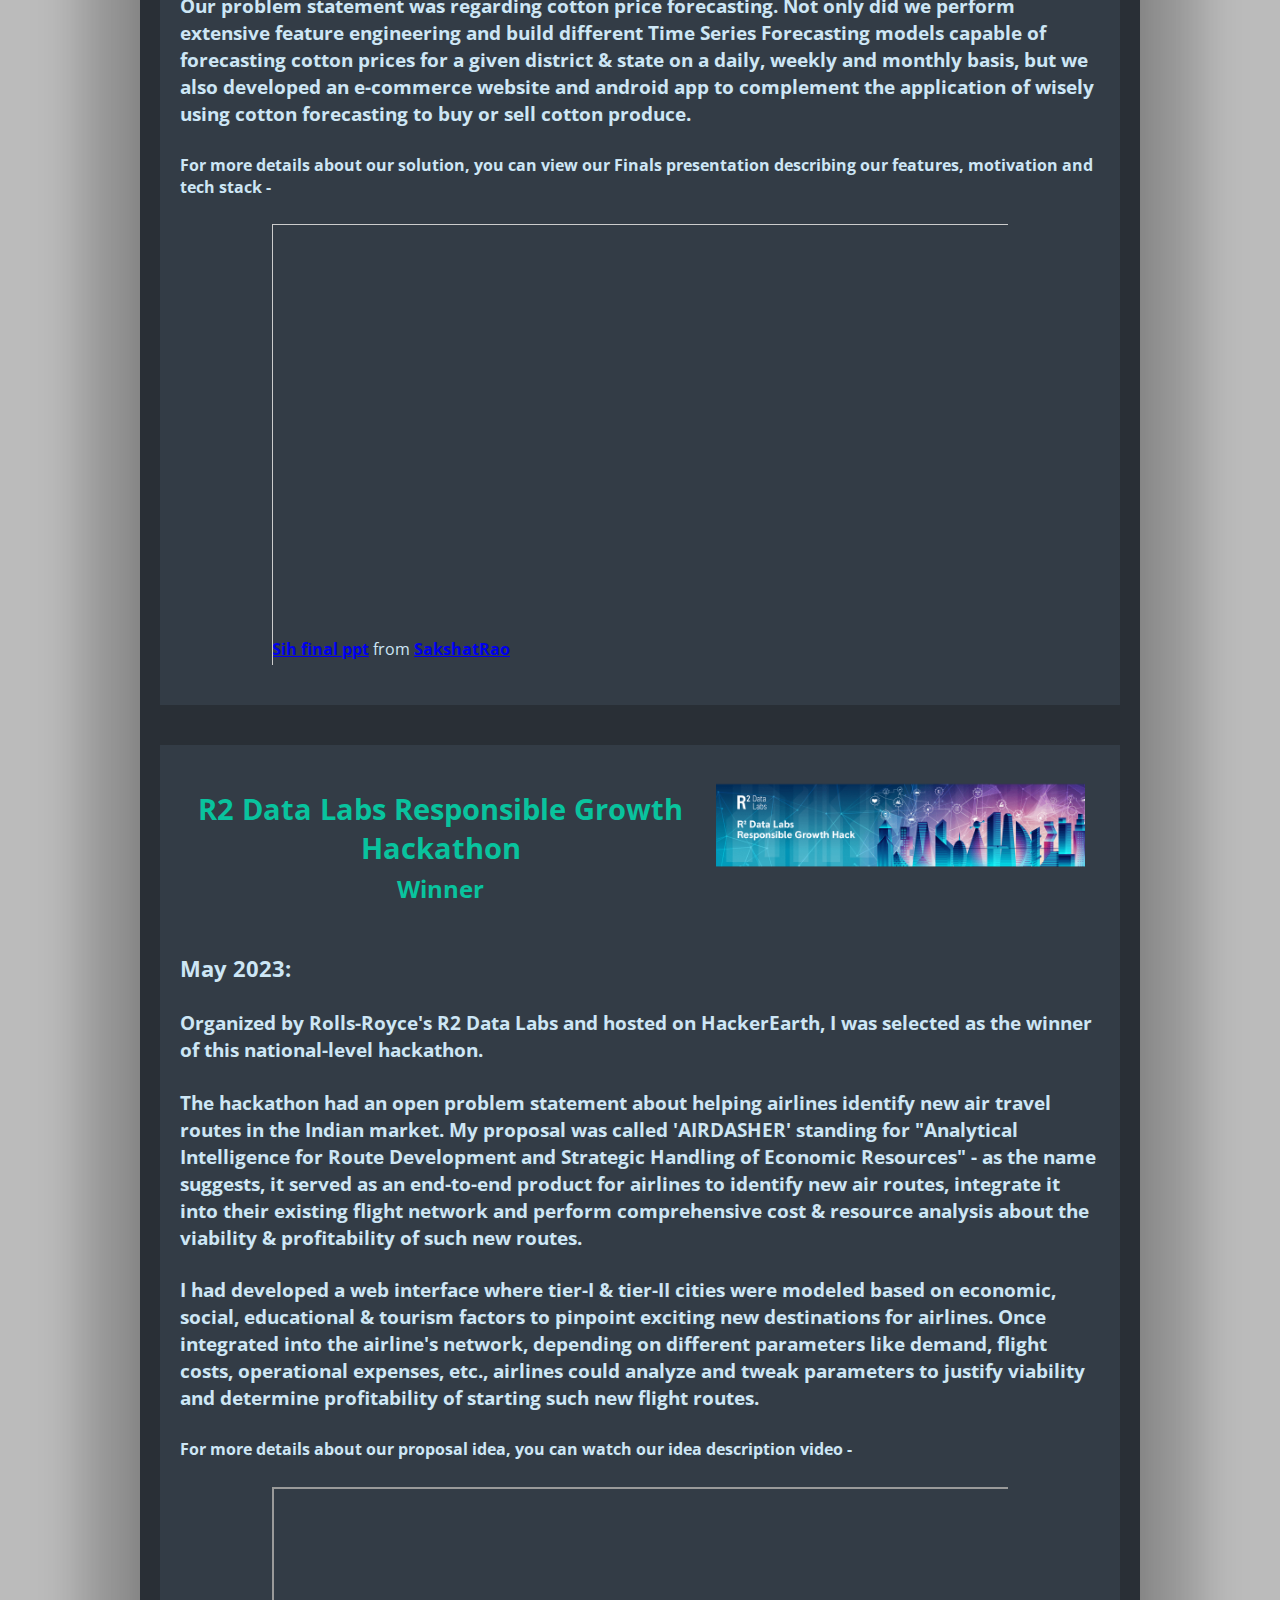
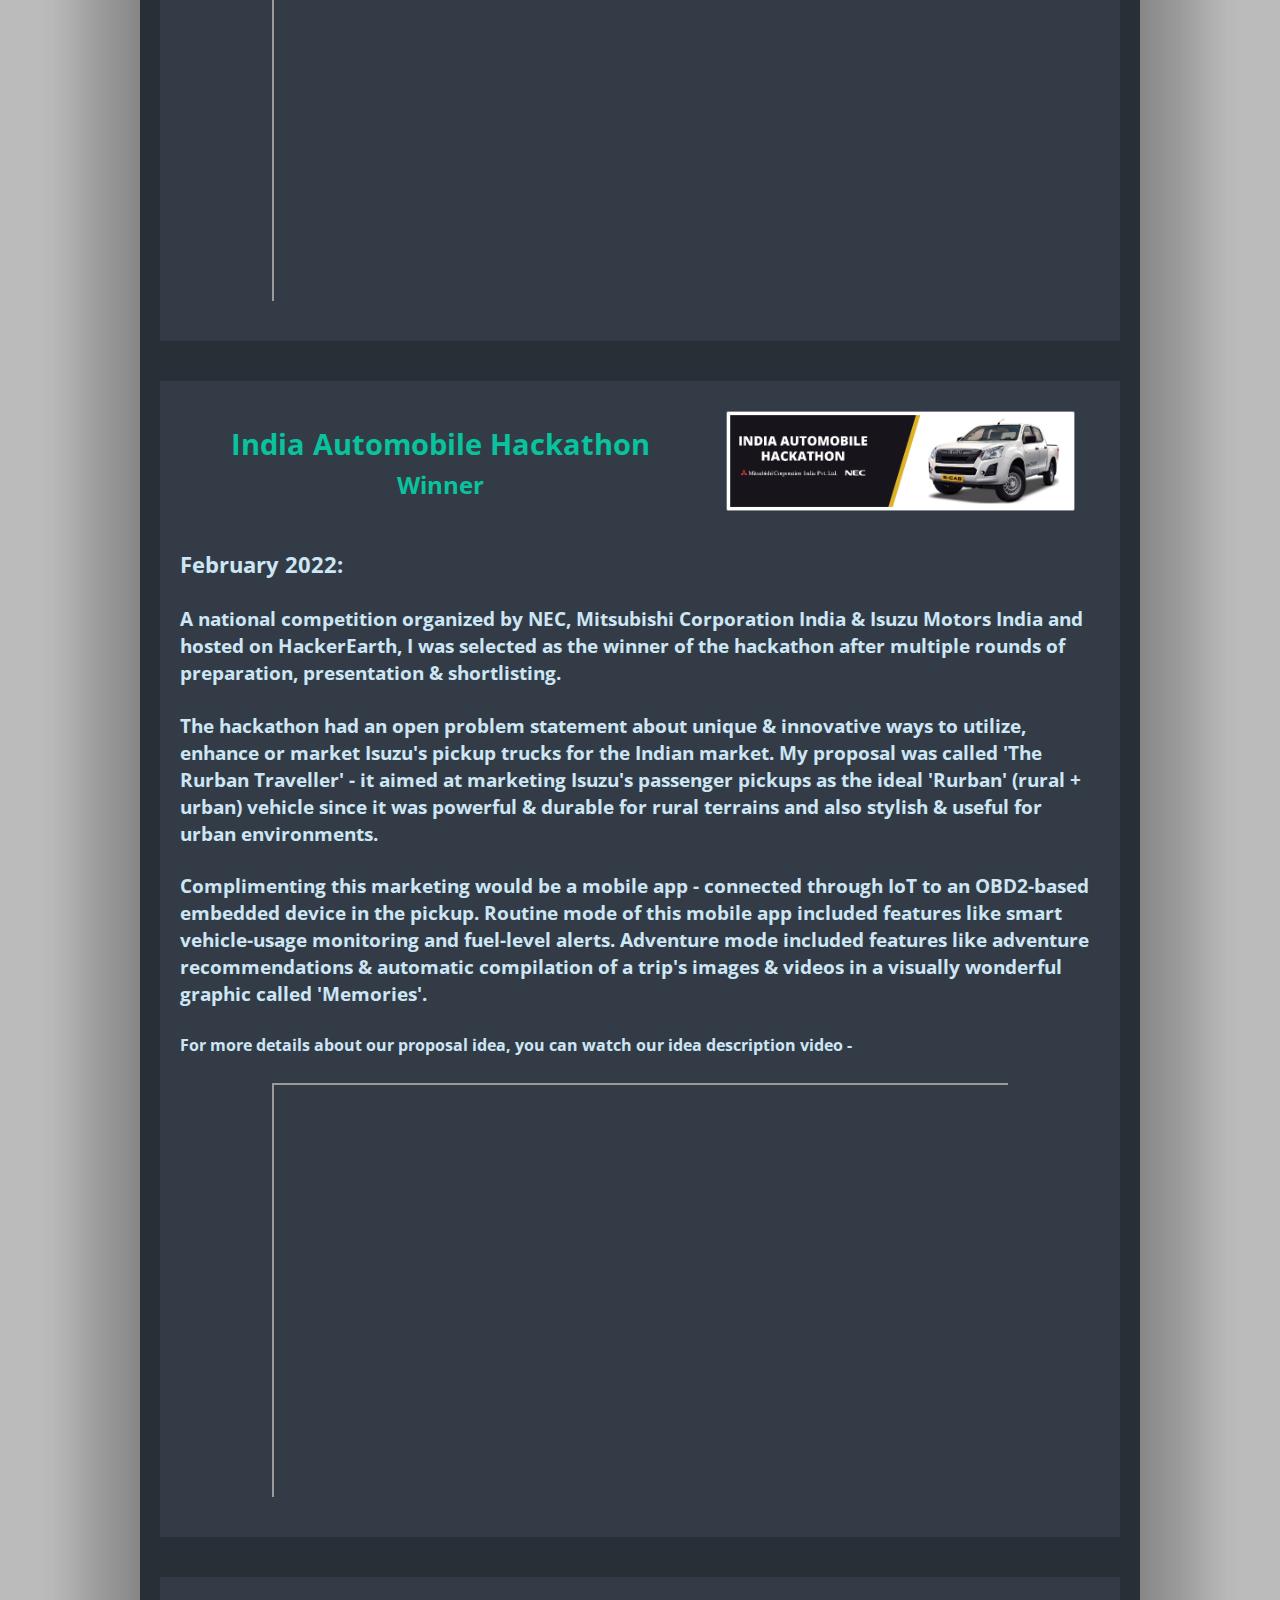
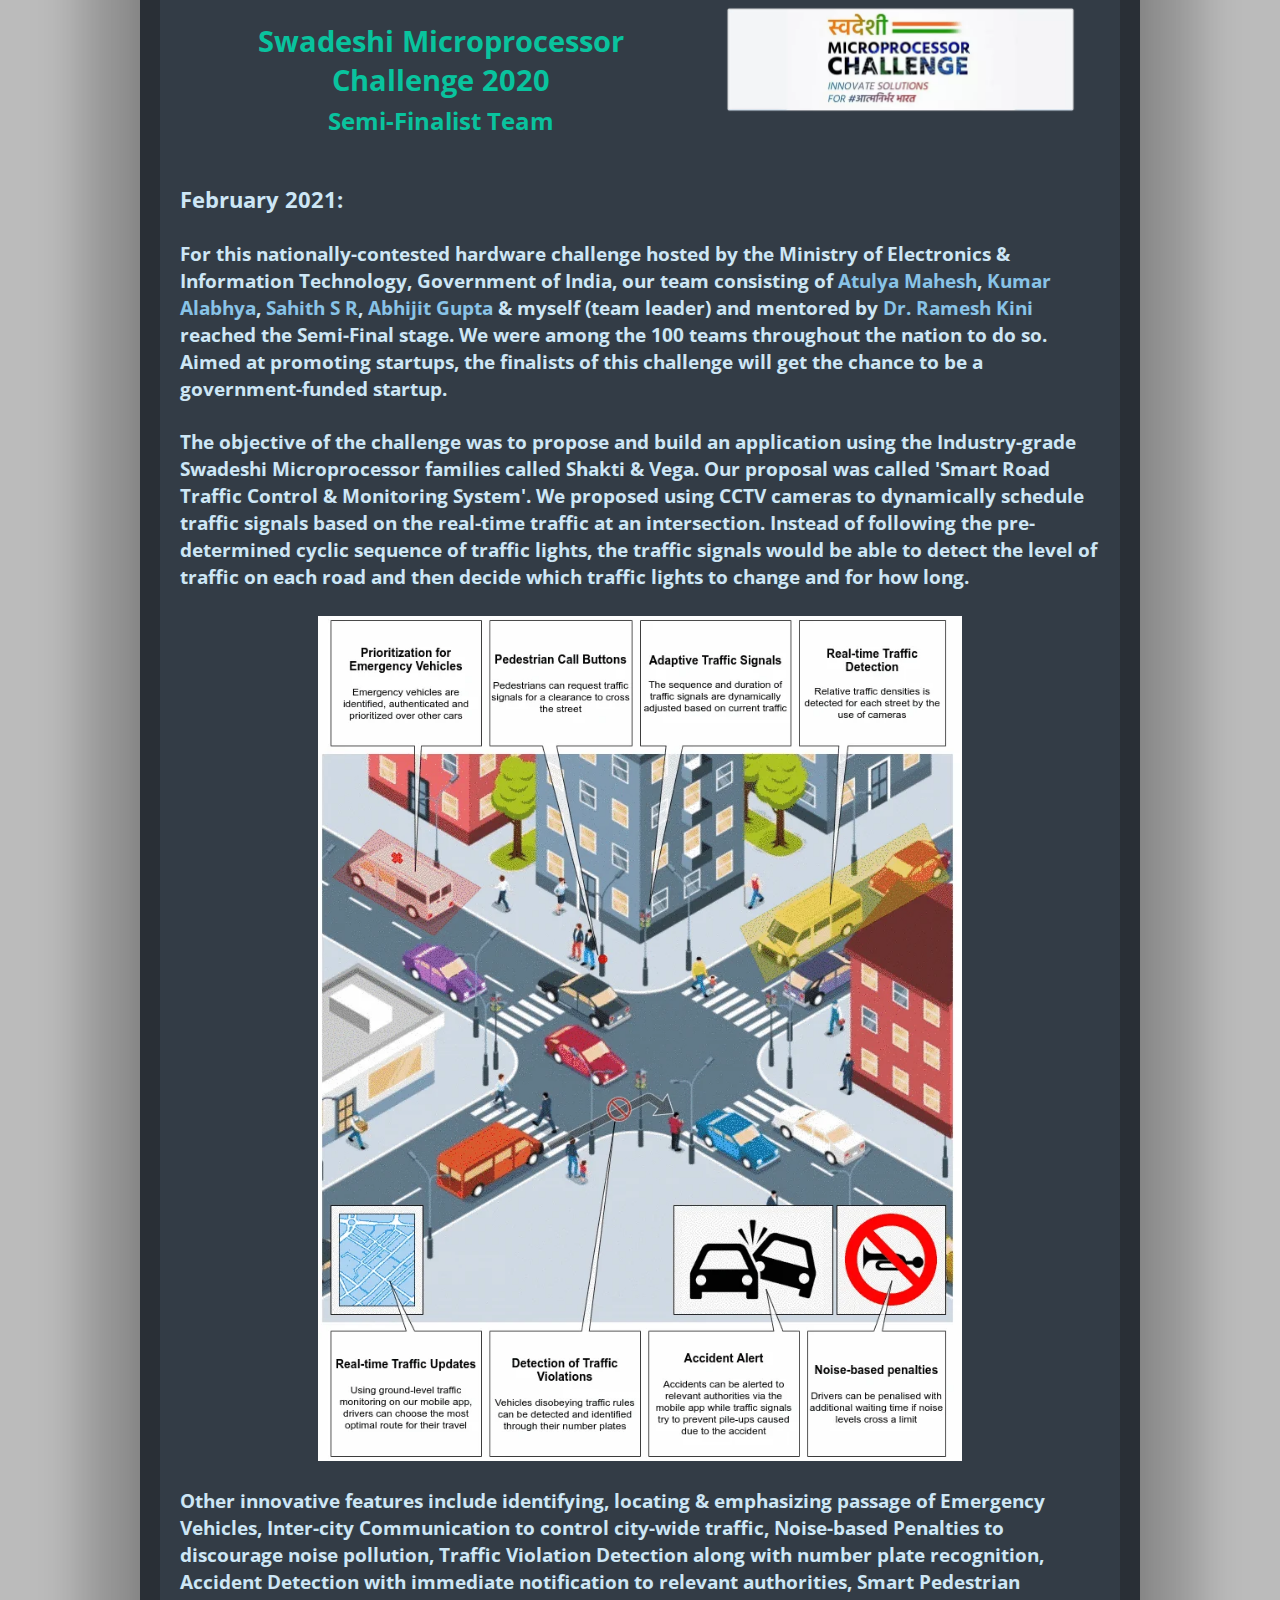
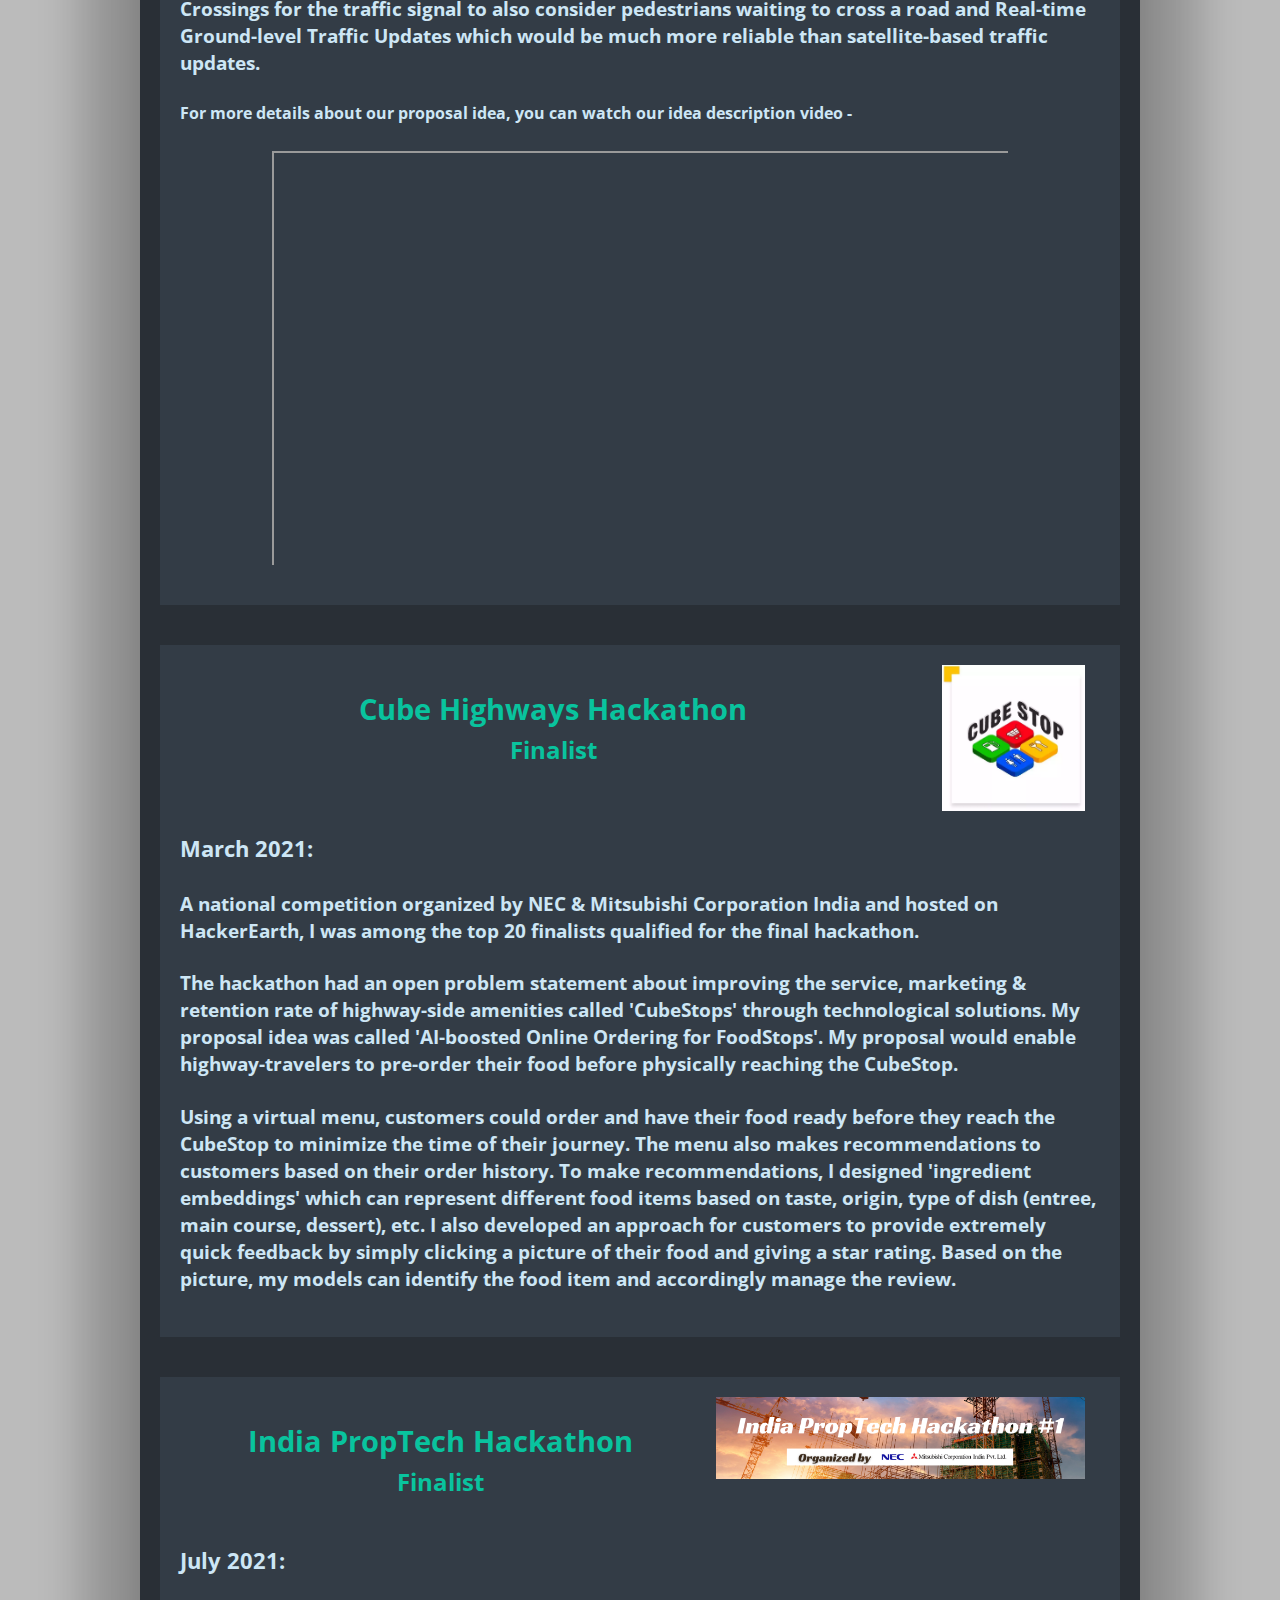
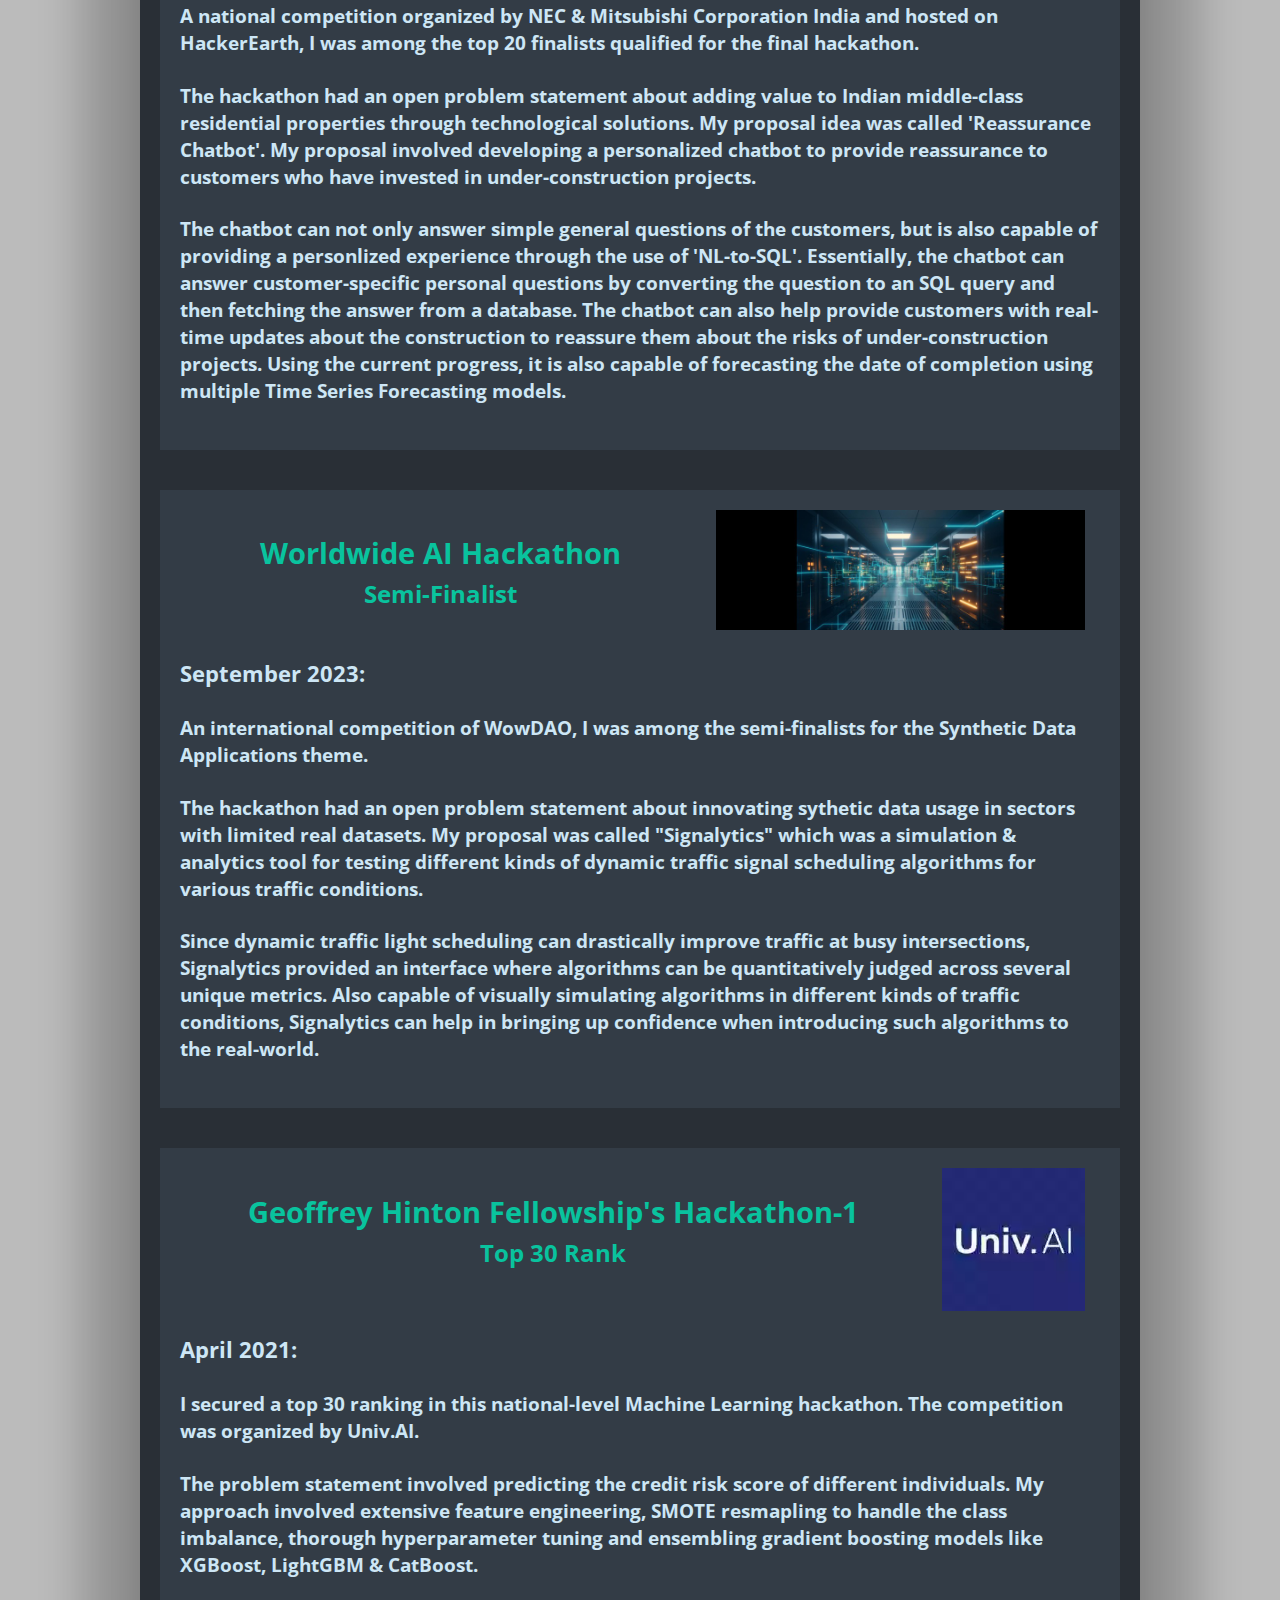
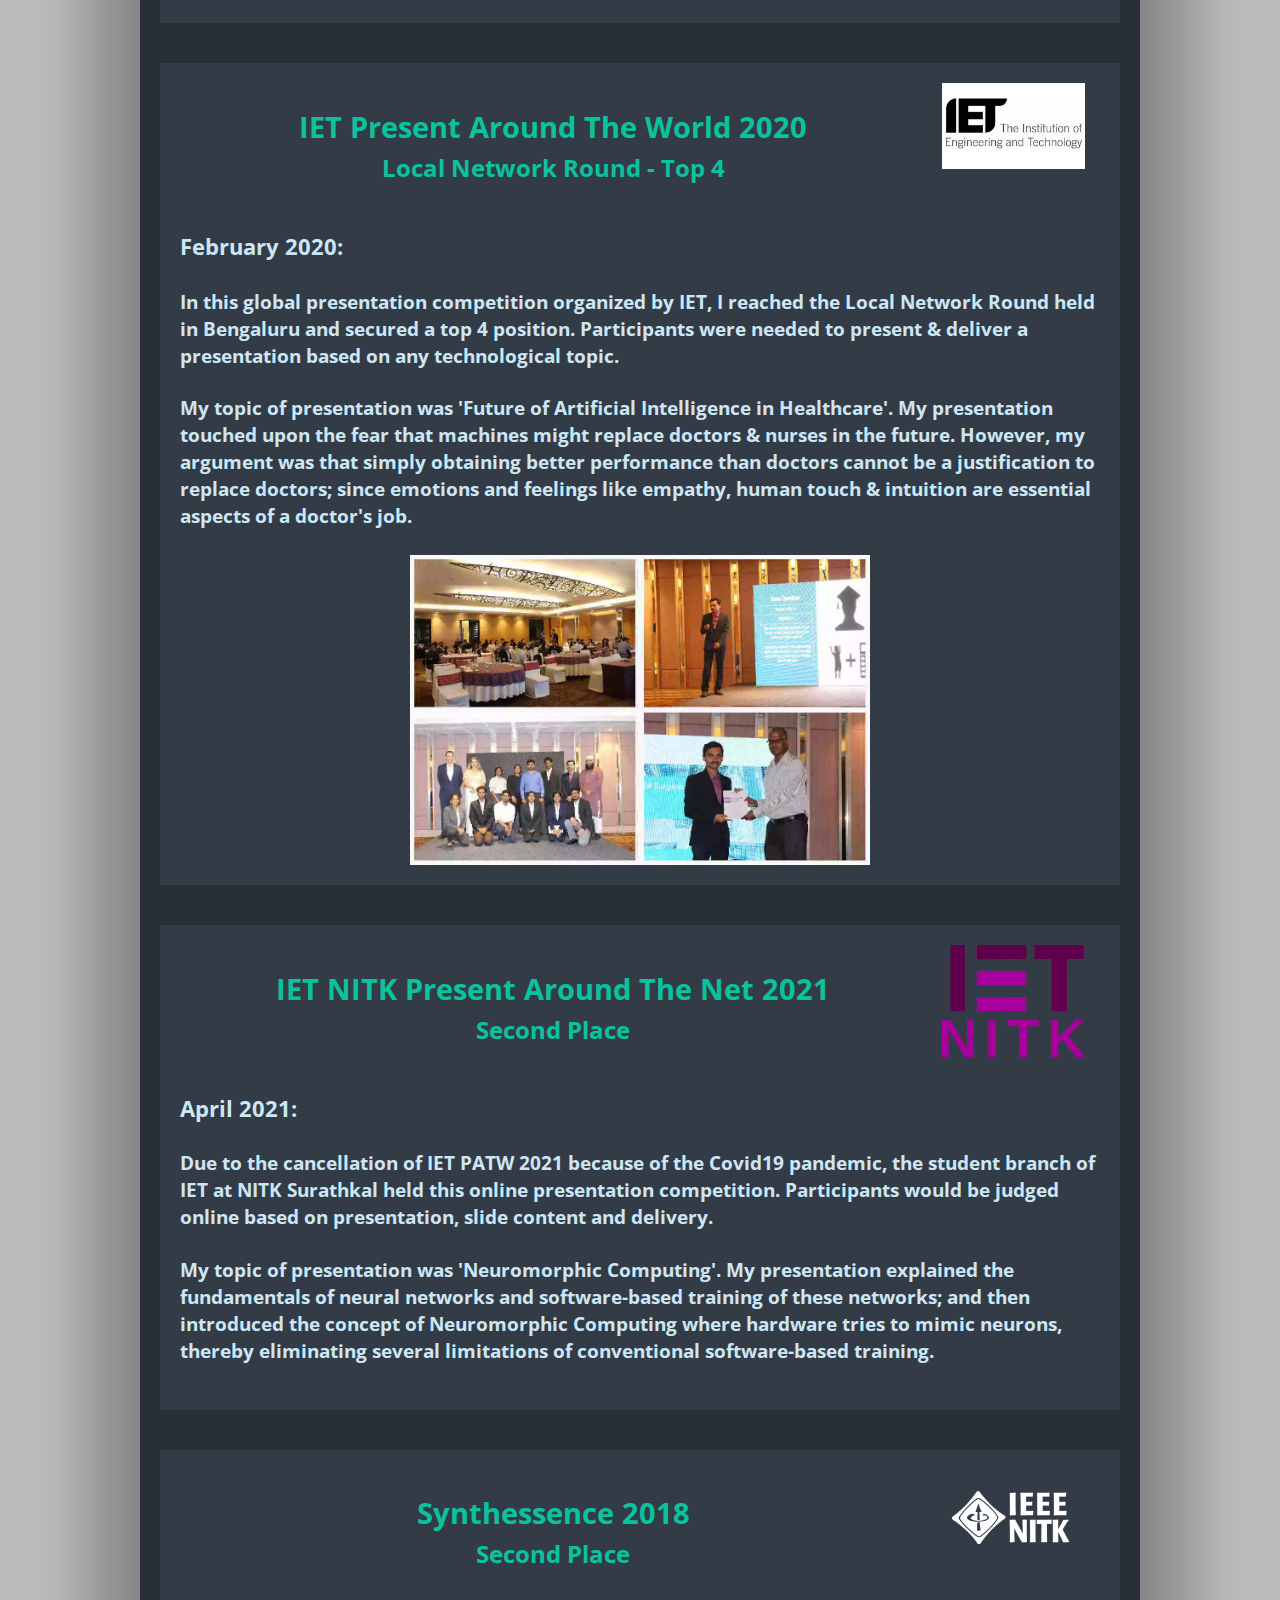
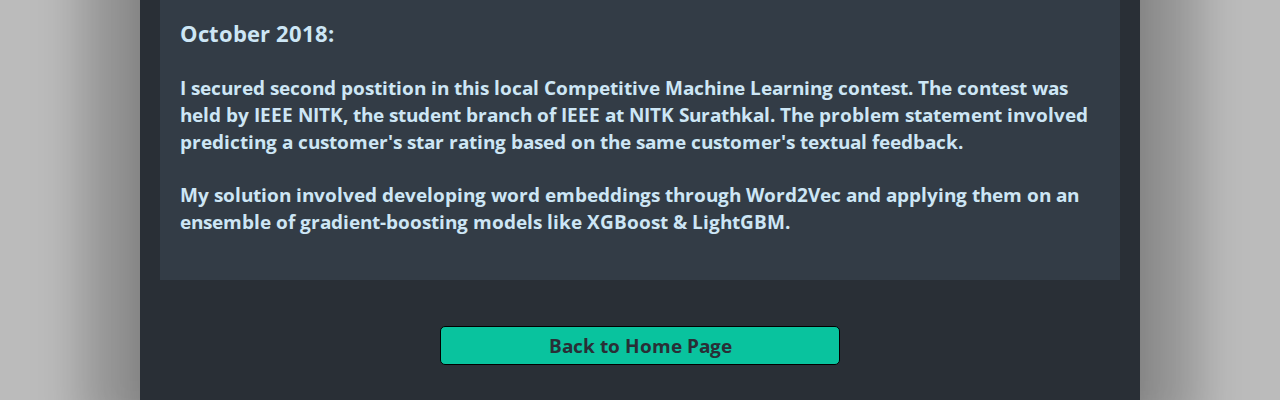
<file: achievements.html>
<!DOCTYPE html>
<html lang="en">
<head>
    <title>Sakshat Rao - Achievements</title>
    <meta name='description' content="Know more about Sakshat Rao's cherished achievements in international & national level competitions & hackathons.">
    <meta name='keywords' content="Sakshat Rao, Sakshat, Rao, NITK Surathkal, NVIDIA, portfolio, competition, hackathon">
    <meta name="author" content="Sakshat Rao">
    <meta name="viewport" content="width=device-width, initial-scale=1.0">
    <meta charset="UTF-8">
    <meta http-equiv="X-UA-Compatible" content="IE=edge">

    <script async src="https://www.googletagmanager.com/gtag/js?id=G-HYM0Z66DQF"></script>
    <script>
        window.dataLayer = window.dataLayer || [];
        function gtag(){dataLayer.push(arguments);}
        gtag('js', new Date());
        gtag('config', 'G-HYM0Z66DQF');
    </script>

    <link rel="stylesheet" type="text/css" href="../CSS/styles.css">
    <link rel="stylesheet" type="text/css" href="../CSS/page.css">

    <!-- Adding website logo -->
    <link rel="shortcut icon" type="image/x-icon" href="https://sakshatrao.github.io/favicon.ico">
    <link rel="apple-touch-icon" sizes="180x180" href="https://sakshatrao.github.io/favicon.ico">
</head>
<body>
    <main>
        <h1 class='page_title rainbow'>Achievements</h1>
        <div class='blocks'>
            <div class='block'>
                <div class="mainblock">
                    <div class="block_side">
                        <h2>Wharton People Analytics Case Competition<br><small>Winning Team</small></h2>
                    </div>
                    <div class="block_side" style="flex: 0.75;">
                        <div class='block_img'>
                            <img src="../Images/Achievements/wharton.webp" alt="Wharton People Analytics Case Competition">
                        </div>
                    </div>
                </div>
                <div class="subblock">
                    <h3>March 2021:</h3>
                    <h4>In this globally contested Data Analytics competition hosted by the prestigious Wharton School, our team consisting of <a class='linkedin_link' target="_blank" rel="noopener noreferrer" href="https://in.linkedin.com/in/nishchith-sriram">Nischith Sriram</a> (team leader), <a class='linkedin_link' target="_blank" rel="noopener noreferrer" href="https://in.linkedin.com/in/luv-nambiar-2755a1189">Luv Nambiar</a> & myself secured first position. As the only Indian and undergraduate team among the finalists, we also got an opportunity to present our insights at the Wharton People Analytics Conference 2021.</h4>
                    <h4>The objective of the competition was to provide actionable recommendations to the 'Teach For America' nonprofit organization. Our eventual findings involved using extensive & creative data analysis & nudge theory to make data-driven suggestions to TFA's applicants. We also proposed an ambitious and innovative Reinforcement Learning model to make optimized offers to the TFA applicants. My own contributions were towards data analytics & visualizations.</h4>
                    <h5>For more details about the competition & our solution, you can watch our Global Finals presentation. Feel free to watch others' presentations as well -</h5>
                    <div class='block_frame'>
                        <div class='block_frame_window'>
                            <iframe class='responsive-iframe video' src="https://www.youtube.com/embed/kGjOKEOrfig?start=1153"></iframe> 
                        </div>
                    </div>
                    <h5>This is our final presentation which was shown at the Wharton People Analytics Conference 2021 -</h5>
                    <div class='block_frame'>
                        <div class='block_frame_window'>
                            <iframe class='responsive-iframe video' src="https://www.youtube.com/embed/zcZ6XvGnbms"></iframe> 
                        </div>
                    </div>
                </div>
            </div>
            <div class='block'>
                <div class="mainblock">
                    <div class="block_side">
                        <h2>ASEAN-India Hackathon 2021<br><small>Winning Team</small></h2>
                    </div>
                    <div class="block_side" style="flex: 0.75;">
                        <div class='block_img'>
                            <img src="../Images/Achievements/asean_india.webp" alt="ASEAN-India Hackathon">
                        </div>
                    </div>
                </div>
                <div class="subblock">
                    <h3>February 2021:</h3>
                    <h4>In the first edition of this international hackathon hosted by India and the ASEAN countries, our multi-national team consisting of <a class='linkedin_link' target="_blank" rel="noopener noreferrer" href="https://www.linkedin.com/in/kmkrofficial/">Keerthi Rajan</a> (team leader), <a class='linkedin_link' target="_blank" rel="noopener noreferrer" href="https://in.linkedin.com/in/shruti-rampure-26b579170">Shruti Rampure</a>, <a class='linkedin_link' target="_blank" rel="noopener noreferrer" href="https://in.linkedin.com/in/swa123">Swapnil Panwala</a>, <a class='linkedin_link' target="_blank" rel="noopener noreferrer" href="https://www.linkedin.com/in/ngocjr7/">Ngoc Bui</a>, <a class='linkedin_link' target="_blank" rel="noopener noreferrer" href="https://www.linkedin.com/in/siveng-orn/">SivEng Orn</a> & myself and mentored by <a class='linkedin_link' target="_blank" rel="noopener noreferrer" href="https://sg.linkedin.com/in/randallsie">Randall Sie</a> & <a class='linkedin_link' target="_blank" rel="noopener noreferrer" href="https://mm.linkedin.com/in/mya-mya-mhway-71a677179">Mya Mya Mhway</a>, secured first position for our problem statement.</h4>
                    <h4>Our problem statement concerned defence against pirate attacks on the sea. Our solution was threefold: Risk Analysis before ships set sail based on historical pirate attack occurences, Piracy Defence while ships are sailing using several hardware sensors and Post-Attack Tracking & Insurance Evidence based on satellite imagery. My own contributions were towards Risk Analysis & Satellite Image Processing.</h4>
                    <h5>For more details about our solution, you can view our Finals presentation describing our proposed safety features -</h3>
                    <div class='block_frame'>
                        <div class='block_frame_window'>
                            <iframe class='responsive-iframe' src="https://www.slideshare.net/slideshow/embed_code/key/39QVwO5UZuYnDj" width="427" height="356" frameborder="0" marginwidth="0" marginheight="0" scrolling="no" style="border:1px solid #CCC; border-width:1px; margin-bottom:5px; max-width: 100%;" allowfullscreen> </iframe> <div style="margin-bottom:5px"> <strong> <a href="https://www.slideshare.net/secret/39QVwO5UZuYnDj" title="Seas asean india hackathon 2021" target="_blank">Seas asean india hackathon 2021</a> </strong> from <strong><a href="https://www.slideshare.net/SakshatRao" target="_blank">SakshatRao</a></strong> </div>
                        </div>
                    </div>
                </div>
            </div>
            <div class='block'>
                <div class="mainblock">
                    <div class="block_side">
                        <h2>Smart India Hackathon 2020<br><small>Winning Team</small></h2>
                    </div>
                    <div class="block_side" style="flex: 0.75;">
                        <div class='block_img'>
                            <img src="../Images/Achievements/sih.webp" alt="Smart India Hackathon">
                        </div>
                    </div>
                </div>
                <div class="subblock">
                    <h3>August 2020:</h3>
                    <h4>Our team consisting of <a class='linkedin_link' target="_blank" rel="noopener noreferrer" href="https://www.linkedin.com/in/saurabh-agarwala/">Saurabh Agarwala</a> (team leader), <a class='linkedin_link' target="_blank" rel="noopener noreferrer" href="https://www.linkedin.com/in/gvaibhav1734/">Vaibhav G.</a>, <a class='linkedin_link' target="_blank" rel="noopener noreferrer" href="https://www.linkedin.com/in/shashank-jaiswal-b2a01a173/">Shashank Jaiswal</a>, <a class='linkedin_link' target="_blank" rel="noopener noreferrer" href="https://www.linkedin.com/in/linu-george-537157174/">Linu george</a>, <a class='linkedin_link' target="_blank" rel="noopener noreferrer" href="https://www.linkedin.com/in/rakshatha-vasudev/">Rakshatha Vasudev</a> & myself and mentored by <a class='linkedin_link' target="_blank" rel="noopener noreferrer" href="https://in.linkedin.com/in/sbshah97">Salman Shah</a> & <a class='linkedin_link' target="_blank" rel="noopener noreferrer" href="https://www.linkedin.com/in/sowmya-kamath-s/">Dr. Sowmya Kamath S.</a> secured first position for our problem statement in the nationally-contested Smart India Hackathon hosted by the Ministry of Education Innovation Cell.</h4>
                    <h4>Our problem statement was regarding cotton price forecasting. Not only did we perform extensive feature engineering and build different Time Series Forecasting models capable of forecasting cotton prices for a given district & state on a daily, weekly and monthly basis, but we also developed an e-commerce website and android app to complement the application of wisely using cotton forecasting to buy or sell cotton produce.</h4>
                    <h5>For more details about our solution, you can view our Finals presentation describing our features, motivation and tech stack -</h5>
                    <div class='block_frame'>
                        <div class='block_frame_window'>
                            <iframe class='responsive-iframe' src="https://www.slideshare.net/slideshow/embed_code/key/xcMPrjlsHXMbp" width="427" height="356" frameborder="0" marginwidth="0" marginheight="0" scrolling="no" style="border:1px solid #CCC; border-width:1px; margin-bottom:5px; max-width: 100%;" allowfullscreen> </iframe> <div style="margin-bottom:5px"> <strong> <a href="https://www.slideshare.net/secret/xcMPrjlsHXMbp" title="Sih final ppt" target="_blank">Sih final ppt</a> </strong> from <strong><a href="https://www.slideshare.net/SakshatRao" target="_blank">SakshatRao</a></strong> </div>
                        </div>
                    </div>
                </div>
            </div>
            <div class='block'>
                <div class="mainblock">
                    <div class="block_side">
                        <h2>R2 Data Labs Responsible Growth Hackathon<br><small>Winner</small></h2>
                    </div>
                    <div class="block_side" style="flex: 0.75;">
                        <div class='block_img'>
                            <img src="../Images/Achievements/r2_data_labs_hackathon.png" alt="R2 Data Labs Hackathon">
                        </div>
                    </div>
                </div>
                <div class="subblock">
                    <h3>May 2023:</h3>
                    <h4>Organized by Rolls-Royce's R2 Data Labs and hosted on HackerEarth, I was selected as the winner of this national-level hackathon.</h4>
                    <h4>The hackathon had an open problem statement about helping airlines identify new air travel routes in the Indian market. My proposal was called 'AIRDASHER' standing for "Analytical Intelligence for Route Development and Strategic Handling of Economic Resources" - as the name suggests, it served as an end-to-end product for airlines to identify new air routes, integrate it into their existing flight network and perform comprehensive cost & resource analysis about the viability & profitability of such new routes.</h4>
                    <h4>I had developed a web interface where tier-I & tier-II cities were modeled based on economic, social, educational & tourism factors to pinpoint exciting new destinations for airlines. Once integrated into the airline's network, depending on different parameters like demand, flight costs, operational expenses, etc., airlines could analyze and tweak parameters to justify viability and determine profitability of starting such new flight routes.</h4>
                    <h5>For more details about our proposal idea, you can watch our idea description video -</h5>
                    <div class='block_frame'>
                        <div class='block_frame_window'>
                            <iframe class='responsive-iframe video' src="https://www.youtube.com/embed/_wftrsszOh0"></iframe> 
                        </div>
                    </div>
                </div>
            </div>
            <div class='block'>
                <div class="mainblock">
                    <div class="block_side">
                        <h2>India Automobile Hackathon<br><small>Winner</small></h2>
                    </div>
                    <div class="block_side" style="flex: 0.75;">
                        <div class='block_img'>
                            <img src="../Images/Achievements/india_automobile_hackathon.png" alt="India Automobile Hackathon">
                        </div>
                    </div>
                </div>
                <div class="subblock">
                    <h3>February 2022:</h3>
                    <h4>A national competition organized by NEC, Mitsubishi Corporation India & Isuzu Motors India and hosted on HackerEarth, I was selected as the winner of the hackathon after multiple rounds of preparation, presentation & shortlisting.</h4>
                    <h4>The hackathon had an open problem statement about unique & innovative ways to utilize, enhance or market Isuzu's pickup trucks for the Indian market. My proposal was called 'The Rurban Traveller' - it aimed at marketing Isuzu's passenger pickups as the ideal 'Rurban' (rural + urban) vehicle since it was powerful & durable for rural terrains and also stylish & useful for urban environments.</h4>
                    <h4>Complimenting this marketing would be a mobile app - connected through IoT to an OBD2-based embedded device in the pickup. Routine mode of this mobile app included features like smart vehicle-usage monitoring and fuel-level alerts. Adventure mode included features like adventure recommendations & automatic compilation of a trip's images & videos in a visually wonderful graphic called 'Memories'.</h4>
                    <h5>For more details about our proposal idea, you can watch our idea description video -</h5>
                    <div class='block_frame'>
                        <div class='block_frame_window'>
                            <iframe class='responsive-iframe video' src="https://www.youtube.com/embed/n_vhLdWA5T0"></iframe> 
                        </div>
                    </div>
                </div>
            </div>
            <div class='block'>
                <div class="mainblock">
                    <div class="block_side">
                        <h2>Swadeshi Microprocessor Challenge 2020<br><small>Semi-Finalist Team</small></h2>
                    </div>
                    <div class="block_side" style="flex: 0.75;">
                        <div class='block_img'>
                            <img src="../Images/Achievements/swadeshi_uP.webp" alt="Swadeshi Microprocessor Challenge">
                        </div>
                    </div>
                </div>
                <div class="subblock">
                    <h3>February 2021:</h3>
                    <h4>For this nationally-contested hardware challenge hosted by the Ministry of Electronics & Information Technology, Government of India, our team consisting of <a class='linkedin_link' target="_blank" rel="noopener noreferrer" href="https://www.linkedin.com/in/atulya-mahesh/">Atulya Mahesh</a>, <a class='linkedin_link' target="_blank" rel="noopener noreferrer" href="https://www.linkedin.com/in/kumar-alabhya-4411b1173/">Kumar Alabhya</a>, <a class='linkedin_link' target="_blank" rel="noopener noreferrer" href="https://www.linkedin.com/in/sahith-s-r/">Sahith S R</a>, <a class='linkedin_link' target="_blank" rel="noopener noreferrer" href="https://www.linkedin.com/in/abhijit-gupta-b87552170/">Abhijit Gupta</a> & myself (team leader) and mentored by <a class='linkedin_link' target="_blank" rel="noopener noreferrer" href="https://www.linkedin.com/in/ramesh-kini-a0b32583/">Dr. Ramesh Kini</a> reached the Semi-Final stage. We were among the 100 teams throughout the nation to do so. Aimed at promoting startups, the finalists of this challenge will get the chance to be a government-funded startup.</h4>
                    <h4>The objective of the challenge was to propose and build an application using the Industry-grade Swadeshi Microprocessor families called Shakti & Vega. Our proposal was called 'Smart Road Traffic Control & Monitoring System'. We proposed using CCTV cameras to dynamically schedule traffic signals based on the real-time traffic at an intersection. Instead of following the pre-determined cyclic sequence of traffic lights, the traffic signals would be able to detect the level of traffic on each road and then decide which traffic lights to change and for how long.</h4>
                    <div class='block_img' style="width: 70%; margin: 0 auto;">
                        <img src="../Images/Achievements/swadeshi_diagram.webp" alt="Smart Road Traffic Control & Monitoring System Overview">
                    </div>
                    <h4>Other innovative features include identifying, locating & emphasizing passage of Emergency Vehicles, Inter-city Communication to control city-wide traffic, Noise-based Penalties to discourage noise pollution, Traffic Violation Detection along with number plate recognition, Accident Detection with immediate notification to relevant authorities, Smart Pedestrian Crossings for the traffic signal to also consider pedestrians waiting to cross a road and Real-time Ground-level Traffic Updates which would be much more reliable than satellite-based traffic updates.</h4>
                    <h5>For more details about our proposal idea, you can watch our idea description video -</h5>
                    <div class='block_frame'>
                        <div class='block_frame_window'>
                            <iframe class='responsive-iframe video' src="https://www.youtube.com/embed/XRCv2K1eP9s?list=PLCR3DBlE5tQzeM-mrDAG539wftLftTnCd"></iframe> 
                        </div>
                    </div>
                </div>
            </div>
            <div class='block'>
                <div class="mainblock">
                    <div class="block_side">
                        <h2>Cube Highways Hackathon<br><small>Finalist</small></h2>
                    </div>
                    <div class="block_side" style="flex: 0.2;">
                        <div class='block_img'>
                            <img src="../Images/Achievements/cubestop.webp" alt="CubeStop">
                        </div>
                    </div>
                </div>
                <div class="subblock">
                    <h3>March 2021:</h3>
                    <h4>A national competition organized by NEC & Mitsubishi Corporation India and hosted on HackerEarth, I was among the top 20 finalists qualified for the final hackathon.</h4>
                    <h4>The hackathon had an open problem statement about improving the service, marketing & retention rate of highway-side amenities called 'CubeStops' through technological solutions. My proposal idea was called 'AI-boosted Online Ordering for FoodStops'. My proposal would enable highway-travelers to pre-order their food before physically reaching the CubeStop.</h4>
                    <h4>Using a virtual menu, customers could order and have their food ready before they reach the CubeStop to minimize the time of their journey. The menu also makes recommendations to customers based on their order history. To make recommendations, I designed 'ingredient embeddings' which can represent different food items based on taste, origin, type of dish (entree, main course, dessert), etc. I also developed an approach for customers to provide extremely quick feedback by simply clicking a picture of their food and giving a star rating. Based on the picture, my models can identify the food item and accordingly manage the review.</h4>
                </div>
            </div>
            <div class='block'>
                <div class="mainblock">
                    <div class="block_side">
                        <h2>India PropTech Hackathon<br><small>Finalist</small></h2>
                    </div>
                    <div class="block_side" style="flex: 0.75;">
                        <div class='block_img'>
                            <img src="../Images/Achievements/india_proptech_hackathon.png" alt="India PropTech Hackathon">
                        </div>
                    </div>
                </div>
                <div class="subblock">
                    <h3>July 2021:</h3>
                    <h4>A national competition organized by NEC & Mitsubishi Corporation India and hosted on HackerEarth, I was among the top 20 finalists qualified for the final hackathon.</h4>
                    <h4>The hackathon had an open problem statement about adding value to Indian middle-class residential properties through technological solutions. My proposal idea was called 'Reassurance Chatbot'. My proposal involved developing a personalized chatbot to provide reassurance to customers who have invested in under-construction projects.</h4>
                    <h4>The chatbot can not only answer simple general questions of the customers, but is also capable of providing a personlized experience through the use of 'NL-to-SQL'. Essentially, the chatbot can answer customer-specific personal questions by converting the question to an SQL query and then fetching the answer from a database. The chatbot can also help provide customers with real-time updates about the construction to reassure them about the risks of under-construction projects. Using the current progress, it is also capable of forecasting the date of completion using multiple Time Series Forecasting models.</h4>
                </div>
            </div>
            <div class='block'>
                <div class="mainblock">
                    <div class="block_side">
                        <h2>Worldwide AI Hackathon<br><small>Semi-Finalist</small></h2>
                    </div>
                    <div class="block_side" style="flex: 0.75;">
                        <div class='block_img'>
                            <img src="../Images/Achievements/wow_ai_hackathon.jpg" alt="WOW AI Hackathon">
                        </div>
                    </div>
                </div>
                <div class="subblock">
                    <h3>September 2023:</h3>
                    <h4>An international competition of WowDAO, I was among the semi-finalists for the Synthetic Data Applications theme.</h4>
                    <h4>The hackathon had an open problem statement about innovating sythetic data usage in sectors with limited real datasets. My proposal was called "Signalytics" which was a simulation & analytics tool for testing different kinds of dynamic traffic signal scheduling algorithms for various traffic conditions.</h4>
                    <h4>Since dynamic traffic light scheduling can drastically improve traffic at busy intersections, Signalytics provided an interface where algorithms can be quantitatively judged across several unique metrics. Also capable of visually simulating algorithms in different kinds of traffic conditions, Signalytics can help in bringing up confidence when introducing such algorithms to the real-world.</h4>
                </div>
            </div>
            <div class='block'>
                <div class="mainblock">
                    <div class="block_side">
                        <h2>Geoffrey Hinton Fellowship's Hackathon-1<br><small>Top 30 Rank</small></h2>
                    </div>
                    <div class="block_side" style="flex: 0.2;">
                        <div class='block_img'>
                            <img src="../Images/Achievements/univ_ai.webp" alt="Univ.AI">
                        </div>
                    </div>
                </div>
                <div class="subblock">
                    <h3>April 2021:</h3>
                    <h4>I secured a top 30 ranking in this national-level Machine Learning hackathon. The competition was organized by Univ.AI.</h4>
                    <h4>The problem statement involved predicting the credit risk score of different individuals. My approach involved extensive feature engineering, SMOTE resmapling to handle the class imbalance, thorough hyperparameter tuning and ensembling gradient boosting models like XGBoost, LightGBM & CatBoost.</h4>
                </div>
            </div>
            <div class='block'>
                <div class="mainblock">
                    <div class="block_side">
                        <h2>IET Present Around The World 2020<br><small>Local Network Round - Top 4</small></h2>
                    </div>
                    <div class="block_side" style="flex: 0.2;">
                        <div class='block_img'>
                            <img src="../Images/Achievements/iet.webp" alt="IET">
                        </div>
                    </div>
                </div>
                <div class="subblock">
                    <h3>February 2020:</h3>
                    <h4>In this global presentation competition organized by IET, I reached the Local Network Round held in Bengaluru and secured a top 4 position. Participants were needed to present & deliver a presentation based on any technological topic.</h4>
                    <h4>My topic of presentation was 'Future of Artificial Intelligence in Healthcare'. My presentation touched upon the fear that machines might replace doctors & nurses in the future. However, my argument was that simply obtaining better performance than doctors cannot be a justification to replace doctors; since emotions and feelings like empathy, human touch & intuition are essential aspects of a doctor's job.</h4>
                    <div class='block_img' style="width: 50%; margin: 0 auto;">
                        <img src="../Images/Achievements/iet_patw.webp" alt="IET PATW Pics">
                    </div>
                </div>
            </div>
            <div class='block'>
                <div class="mainblock">
                    <div class="block_side">
                        <h2>IET NITK Present Around The Net 2021<br><small>Second Place</small></h2>
                    </div>
                    <div class="block_side" style="flex: 0.2;">
                        <div class='block_img'>
                            <img src="../Images/Achievements/iet_nitk.webp" alt="IET NITK">
                        </div>
                    </div>
                </div>
                <div class="subblock">
                    <h3>April 2021:</h3>
                    <h4>Due to the cancellation of IET PATW 2021 because of the Covid19 pandemic, the student branch of IET at NITK Surathkal held this online presentation competition. Participants would be judged online based on presentation, slide content and delivery.</h4>
                    <h4>My topic of presentation was 'Neuromorphic Computing'. My presentation explained the fundamentals of neural networks and software-based training of these networks; and then introduced the concept of Neuromorphic Computing where hardware tries to mimic neurons, thereby eliminating several limitations of conventional software-based training.</h4>
                </div>
            </div>
            <div class='block'>
                <div class="mainblock">
                    <div class="block_side">
                        <h2>Synthessence 2018<br><small>Second Place</small></h2>
                    </div>
                    <div class="block_side" style="flex: 0.2;">
                        <div class='block_img'>
                            <img src="../Images/Achievements/ieee_nitk.webp" alt="IEEE NITK">
                        </div>
                    </div>
                </div>
                <div class="subblock">
                    <h3>October 2018:</h3>
                    <h4>I secured second postition in this local Competitive Machine Learning contest. The contest was held by IEEE NITK, the student branch of IEEE at NITK Surathkal. The problem statement involved predicting a customer's star rating based on the same customer's textual feedback.</h4>
                    <h4>My solution involved developing word embeddings through Word2Vec and applying them on an ensemble of gradient-boosting models like XGBoost & LightGBM.</h4>
                </div>
            </div>
        </div>
        <div class="go_back">
            <a href="../index.html#achievements"><h4>Back to Home Page</h4></a>
        </div>
    </main>
</body>
</file>
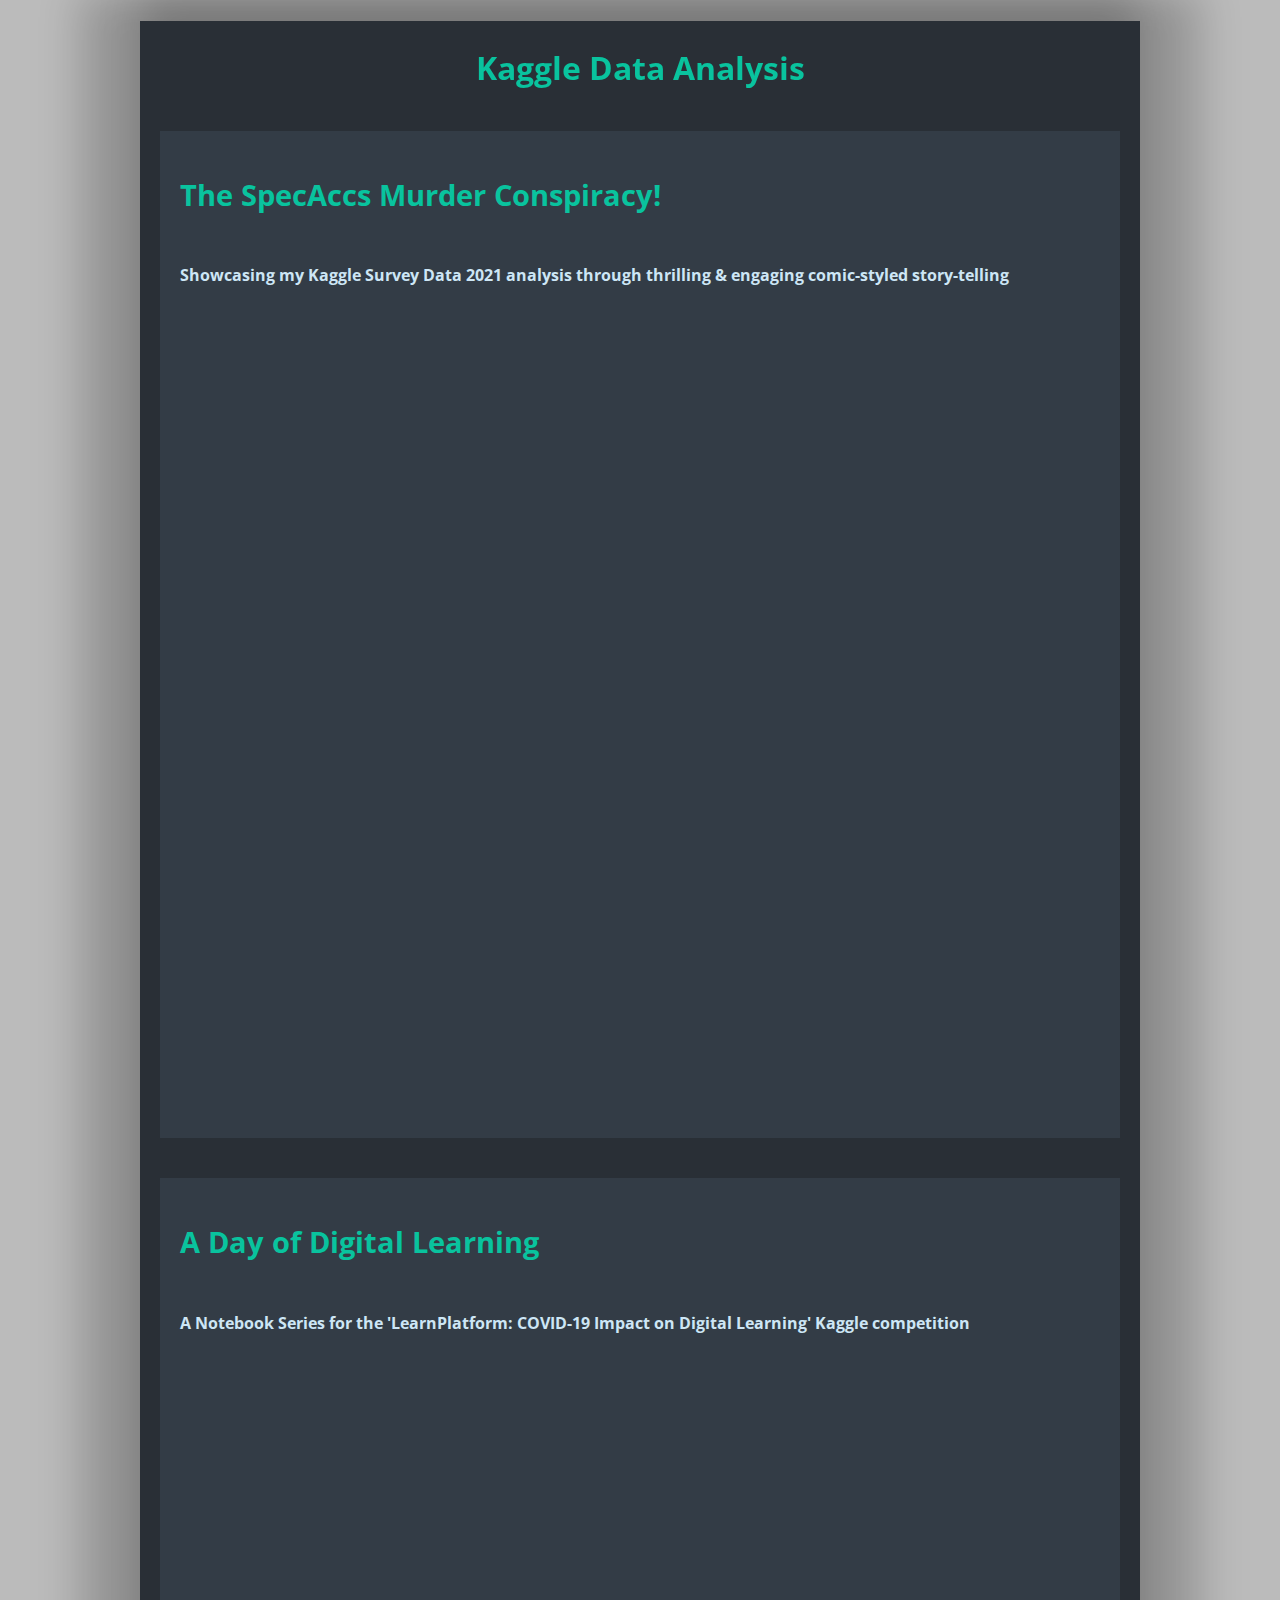
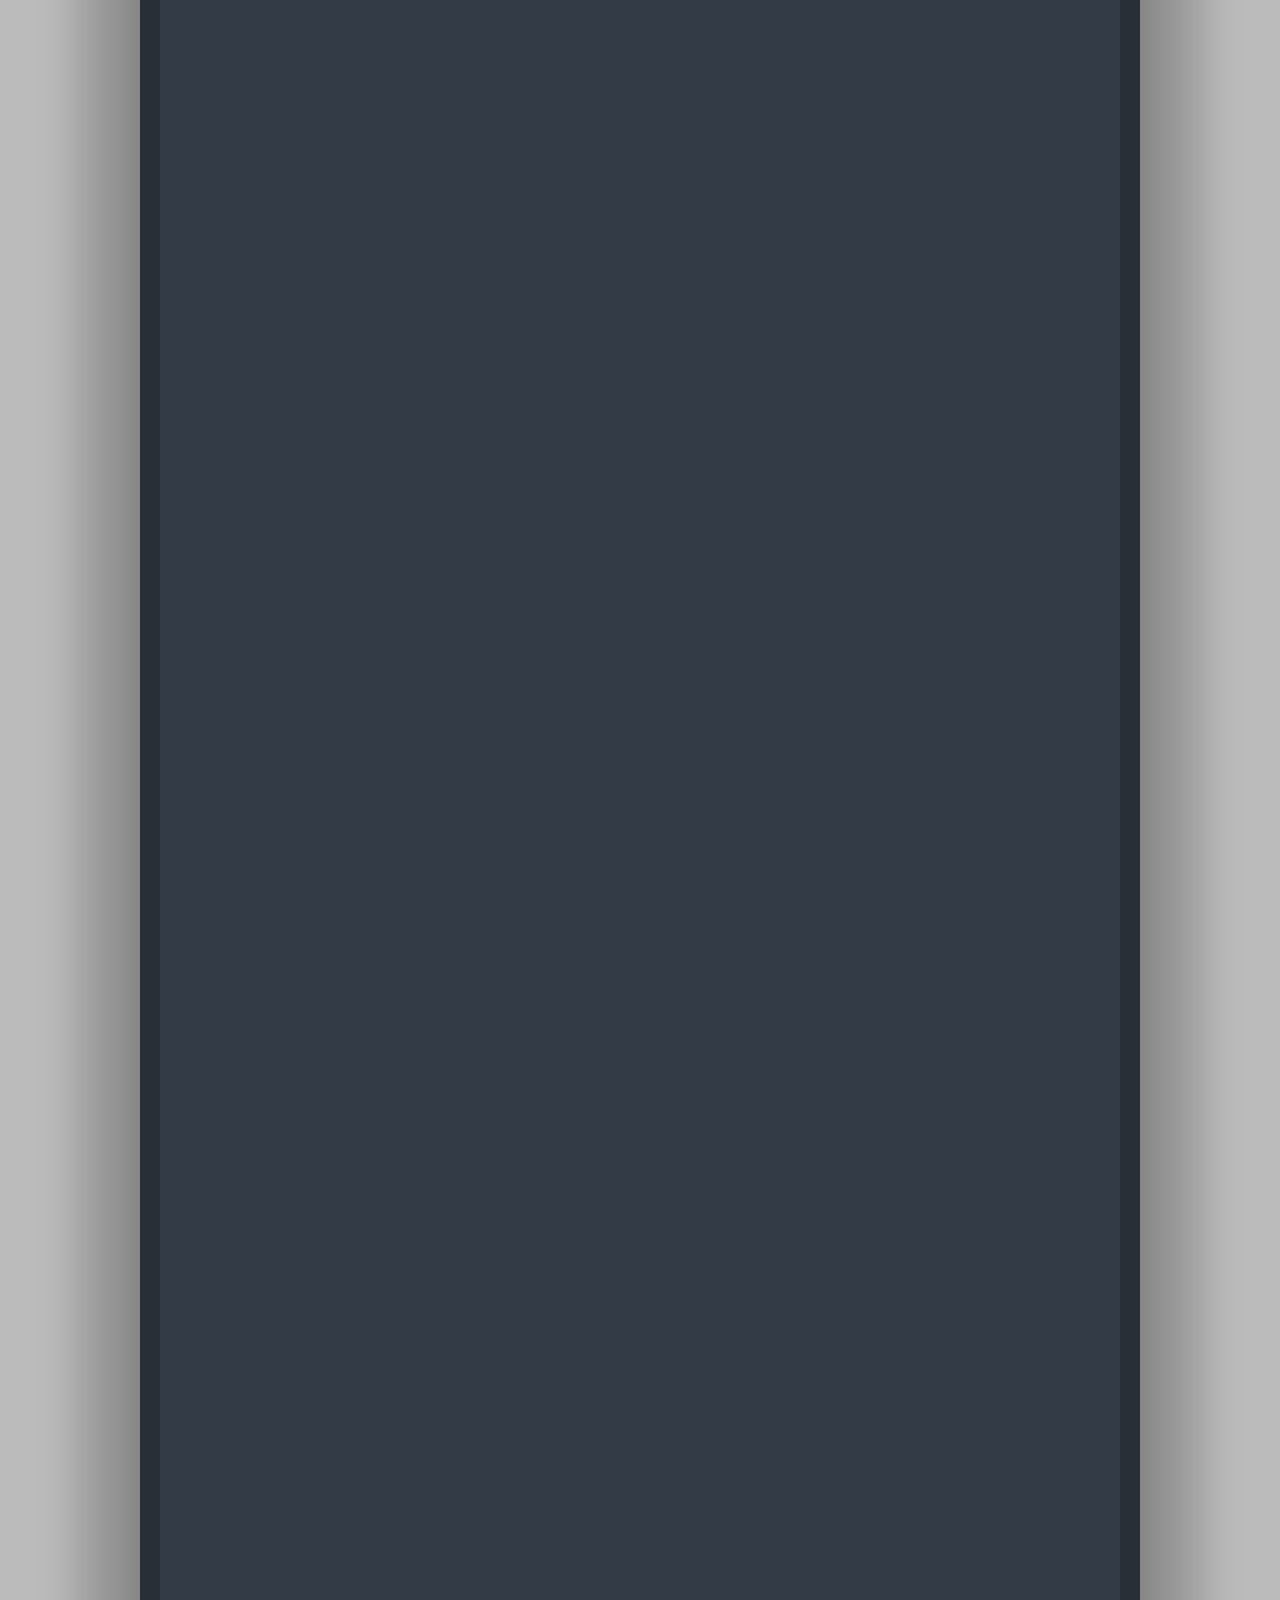
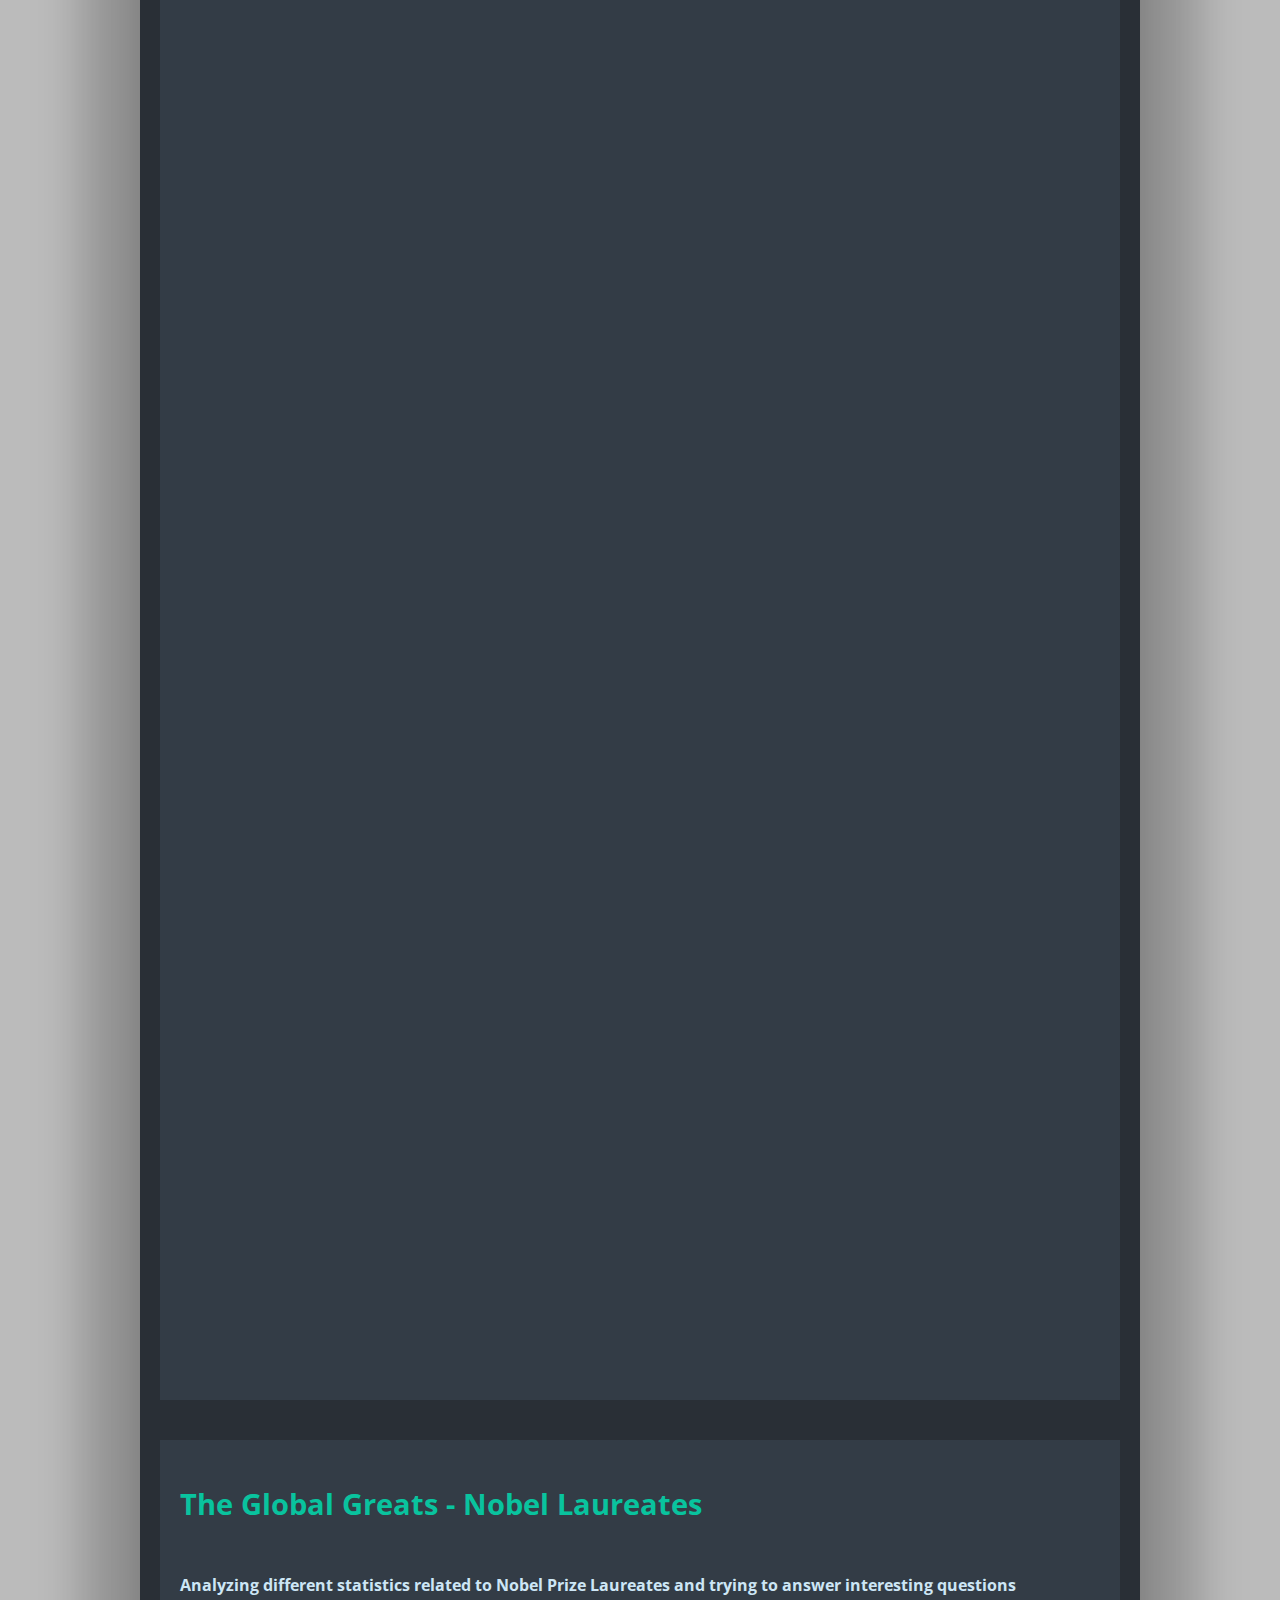
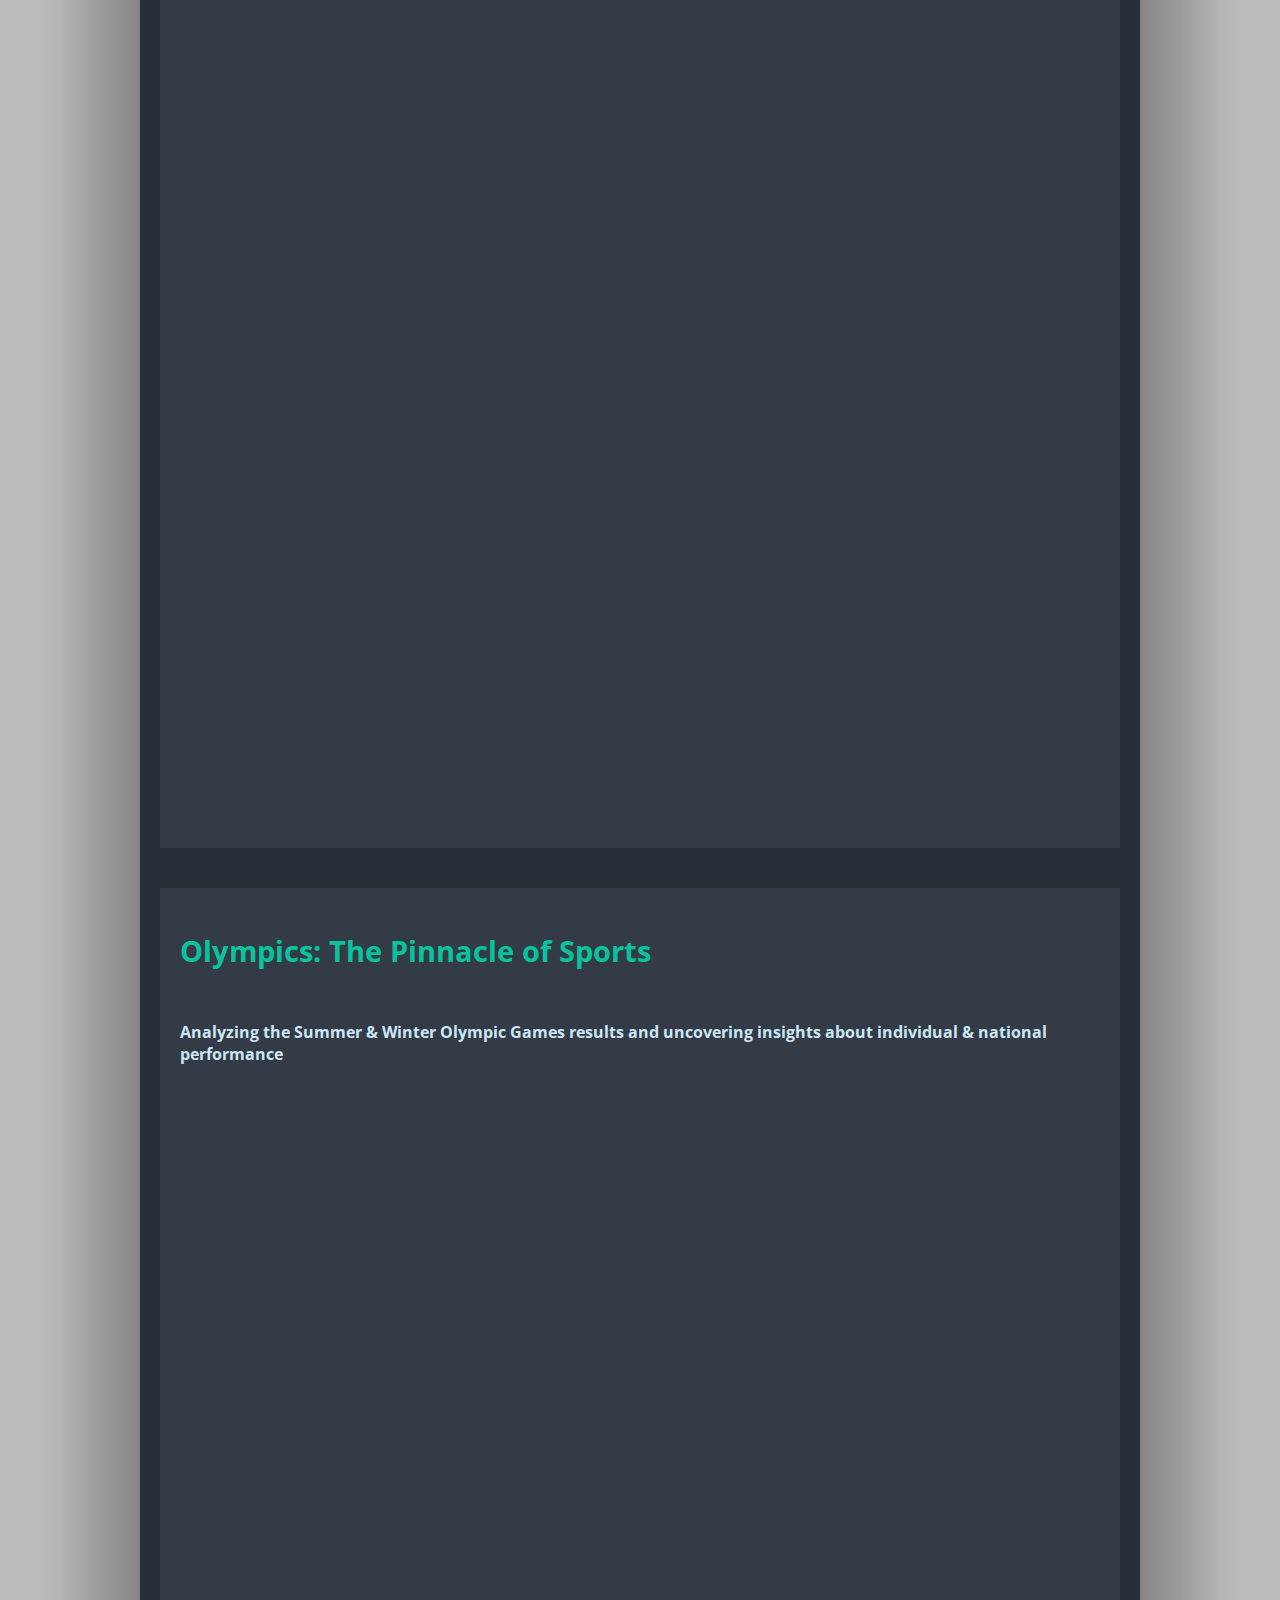
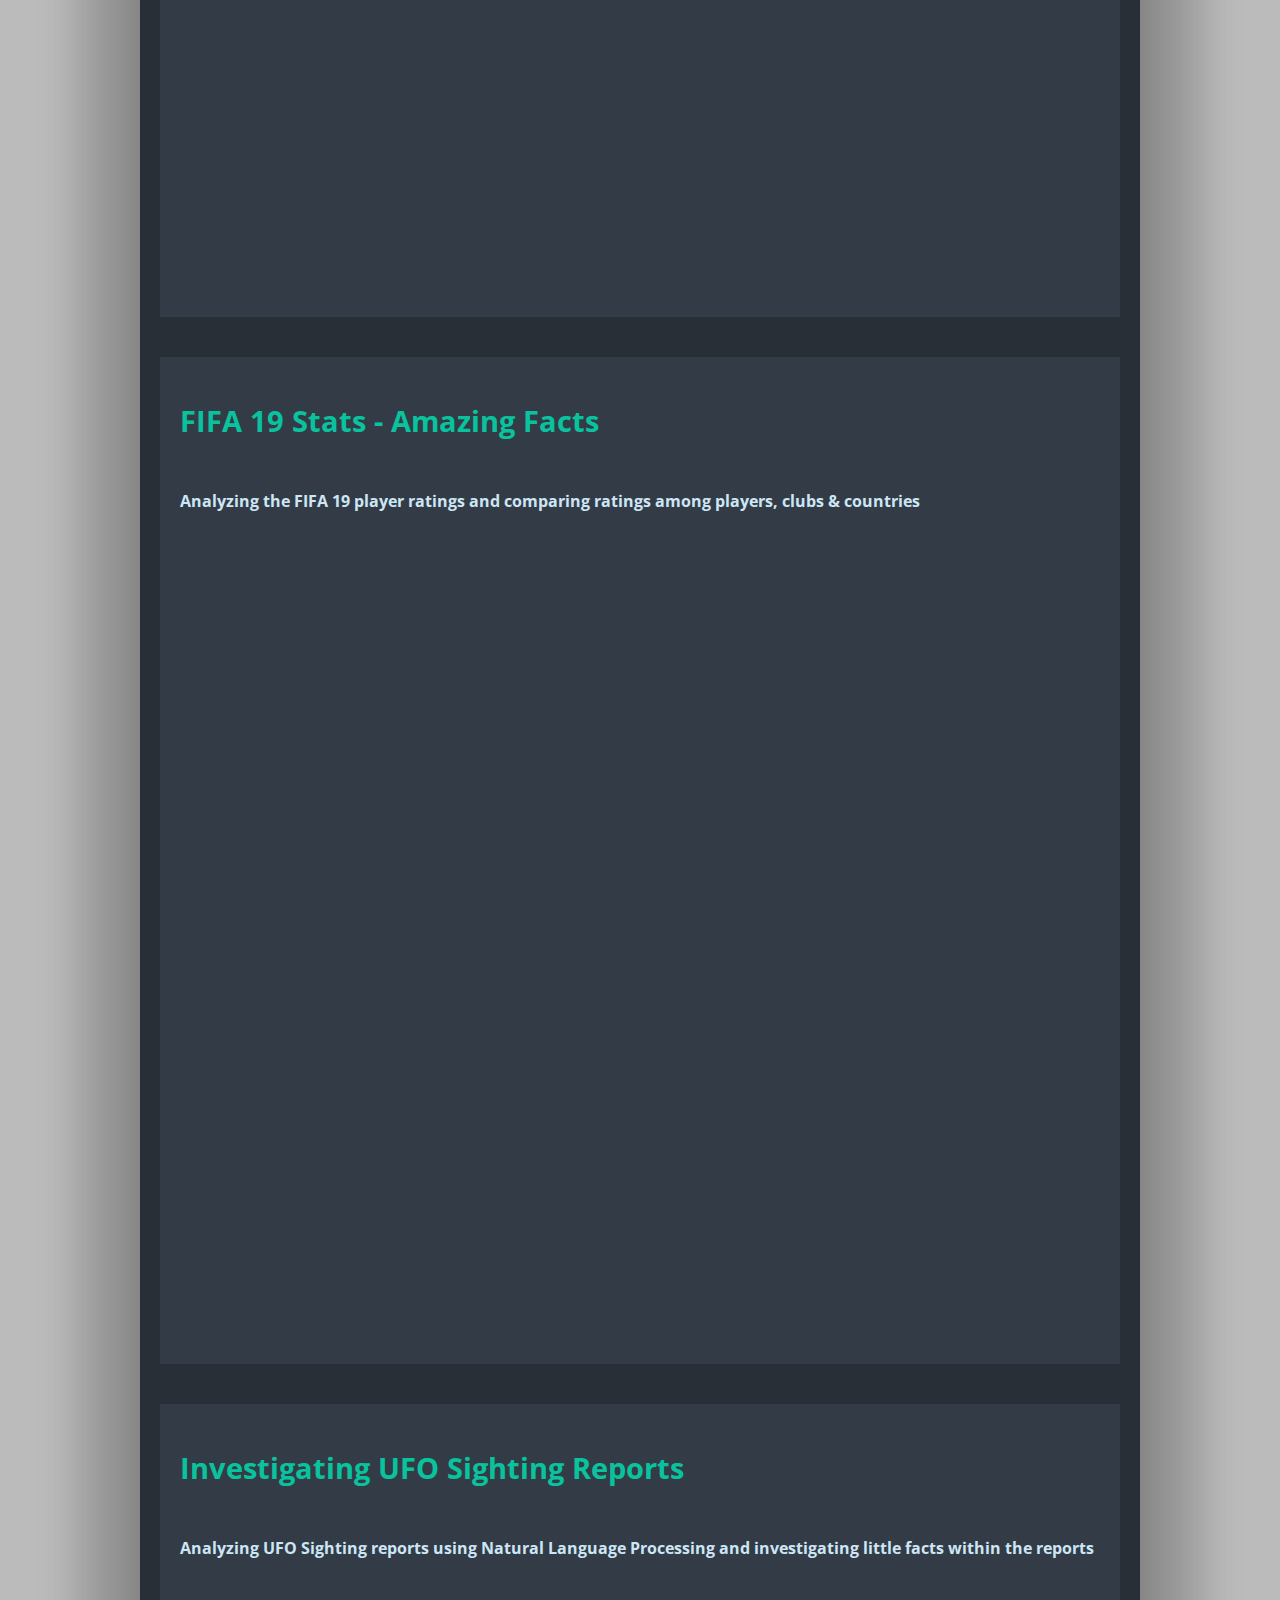
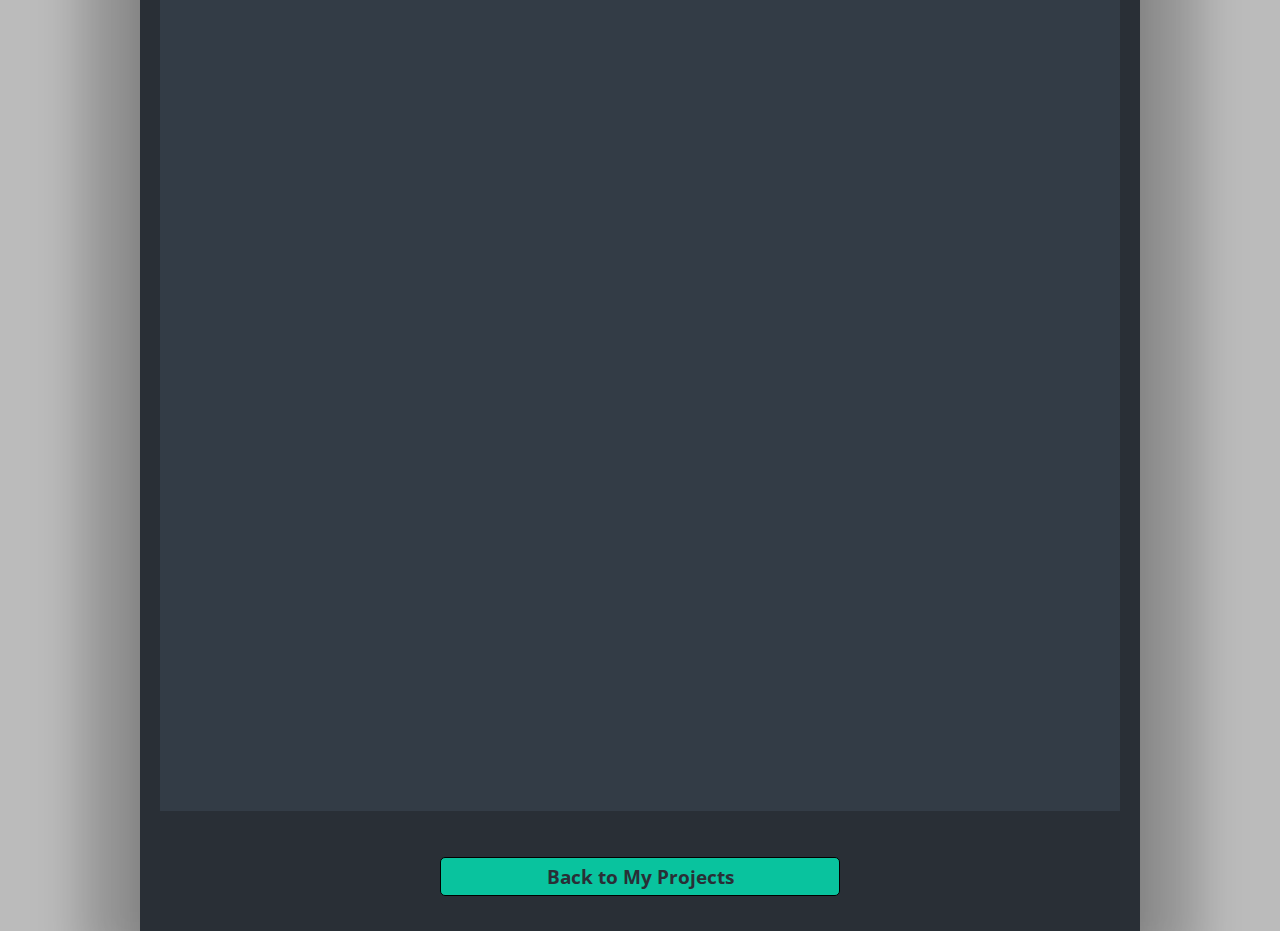
<file: analysis.html>
<!DOCTYPE html>
<html lang="en">
<head>
    <title>Sakshat Rao - Analysis</title>
    <meta name='description' content="Know more about the innovative & insightful analyses that Sakshat Rao has created.">
    <meta name='keywords' content="Sakshat Rao, Sakshat, Rao, NITK Surathkal, NVIDIA, portfolio, analysis, data">
    <meta name="author" content="Sakshat Rao">
    <meta name="viewport" content="width=device-width, initial-scale=1.0">
    <meta charset="UTF-8">
    <meta http-equiv="X-UA-Compatible" content="IE=edge">

    <script async src="https://www.googletagmanager.com/gtag/js?id=G-HYM0Z66DQF"></script>
    <script>
        window.dataLayer = window.dataLayer || [];
        function gtag(){dataLayer.push(arguments);}
        gtag('js', new Date());
        gtag('config', 'G-HYM0Z66DQF');
    </script>

    <link rel="stylesheet" type="text/css" href="../CSS/styles.css">
    <link rel="stylesheet" type="text/css" href="../CSS/page.css">

    <!-- Adding website logo -->
    <link rel="shortcut icon" type="image/x-icon" href="https://sakshatrao.github.io/favicon.ico">
    <link rel="apple-touch-icon" sizes="180x180" href="https://sakshatrao.github.io/favicon.ico">
</head>
<body>
    <main>
        <h1 class='page_title rainbow'>Kaggle Data Analysis</h1>
        <div class='blocks'>
            <div class='block'>
                <div class="mainblock">
                    <h2>The SpecAccs Murder Conspiracy!</h2>
                </div>
                <div class="subblock">
                    <h5>Showcasing my Kaggle Survey Data 2021 analysis through thrilling & engaging comic-styled story-telling</h5>
                    <iframe src="https://www.kaggle.com/embed/sakshatrao/the-specaccs-murder-conspiracy?kernelSessionId=80865578" height="800" style="margin: 0 auto; width: 100%; max-width: 950px;" frameborder="0" scrolling="auto" title="‼️🔪 The SpecAccs Murder Conspiracy 🕵️❓"></iframe>
                </div>
            </div>
            <div class='block'>
                <div class="mainblock">
                    <h2>A Day of Digital Learning</h2>
                </div>
                <div class="subblock">
                    <h5>A Notebook Series for the 'LearnPlatform: COVID-19 Impact on Digital Learning' Kaggle competition</h5>
                    <iframe src="https://www.kaggle.com/embed/sakshatrao/a-day-of-digital-learning-part-1-wake-up?kernelSessionId=76080337" height="800" style="margin: 0 auto; width: 100%; max-width: 950px;" frameborder="0" scrolling="auto" title="A Day of Digital Learning | Part 1: Wake Up!"></iframe>
                    <iframe src="https://www.kaggle.com/embed/sakshatrao/a-day-of-digital-learning-part-2-morning-mania?kernelSessionId=76080330" height="800" style="margin: 0 auto; width: 100%; max-width: 950px;" frameborder="0" scrolling="auto" title="A Day of Digital Learning | Part 2: Morning Mania"></iframe>
                    <iframe src="https://www.kaggle.com/embed/sakshatrao/a-day-of-digital-learning-part-3-sleepy-noons?kernelSessionId=76080578" height="800" style="margin: 0 auto; width: 100%; max-width: 950px;" frameborder="0" scrolling="auto" title="A Day of Digital Learning | Part 3: Sleepy Noons"></iframe>
                    <iframe src="https://www.kaggle.com/embed/sakshatrao/a-day-of-digital-learning-part-4-finally-done?kernelSessionId=76081112" height="800" style="margin: 0 auto; width: 100%; max-width: 950px;" frameborder="0" scrolling="auto" title="A Day of Digital Learning | Part 4: Finally Done!"></iframe>
                </div>
            </div>
            <div class='block'>
                <div class="mainblock">
                    <h2>The Global Greats - Nobel Laureates</h2>
                </div>
                <div class="subblock">
                    <h5>Analyzing different statistics related to Nobel Prize Laureates and trying to answer interesting questions</h5>
                    <iframe src="https://www.kaggle.com/embed/sakshatrao/the-global-greats-nobel-laureates-r?kernelSessionId=65010533" height="800" style="margin: 0 auto; width: 100%; max-width: 950px;" frameborder="0" scrolling="auto" title="The Global Greats: Nobel Laureates | R"></iframe>
                    <div class='notebook_link'>
                        <a target="_blank" rel="noopener noreferrer" href="https://www.kaggle.com/sakshatrao/the-global-greats-nobel-laureates-r">View Notebook</a>
                    </div>
                </div>
            </div>
            <div class='block'>
                <div class="mainblock">
                    <h2>Olympics: The Pinnacle of Sports</h2>
                </div>
                <div class="subblock">
                    <h5>Analyzing the Summer & Winter Olympic Games results and uncovering insights about individual & national performance</h5>
                    <iframe src="https://www.kaggle.com/embed/sakshatrao/olympics-the-pinnacle-of-sports-python?kernelSessionId=65010792" height="800" style="margin: 0 auto; width: 100%; max-width: 950px;" frameborder="0" scrolling="auto" title="Olympics: The Pinnacle of Sports | Python"></iframe>
                    <div class='notebook_link'>
                        <a target="_blank" rel="noopener noreferrer" href="https://www.kaggle.com/sakshatrao/olympics-the-pinnacle-of-sports-python">View Notebook</a>
                    </div>
                </div>
            </div>
            <div class='block'>
                <div class="mainblock">
                    <h2>FIFA 19 Stats - Amazing Facts</h2>
                </div>
                <div class="subblock">
                    <h5>Analyzing the FIFA 19 player ratings and comparing ratings among players, clubs & countries</h5>
                    <iframe src="https://www.kaggle.com/embed/sakshatrao/fifa-19-stats-amazing-facts-python?kernelSessionId=65011305" height="800" style="margin: 0 auto; width: 100%; max-width: 950px;" frameborder="0" scrolling="auto" title="FIFA 19 Stats - Amazing Facts | Python"></iframe>
                    <div class='notebook_link'>
                        <a target="_blank" rel="noopener noreferrer" href="https://www.kaggle.com/sakshatrao/fifa-19-stats-amazing-facts-python">View Notebook</a>
                    </div>
                </div>
            </div>
            <div class='block'>
                <div class="mainblock">
                    <h2>Investigating UFO Sighting Reports</h2>
                </div>
                <div class="subblock">
                    <h5>Analyzing UFO Sighting reports using Natural Language Processing and investigating little facts within the reports</h5>
                    <iframe src="https://www.kaggle.com/embed/sakshatrao/investigating-ufo-sighting-reports-python?kernelSessionId=65009056" height="800" style="margin: 0 auto; width: 100%; max-width: 950px;" frameborder="0" scrolling="auto" title="Investigating UFO Sighting Reports | Python"></iframe>
                    <div class='notebook_link'>
                        <a target="_blank" rel="noopener noreferrer" href="https://www.kaggle.com/sakshatrao/investigating-ufo-sighting-reports-python">View Notebook</a>
                    </div>
                </div>
            </div>
        </div>
        <div class="go_back">
            <a href="./projects.html#kaggle_analysis"><h4>Back to My Projects</h4></a>
        </div>
    </main>
</body>
</file>
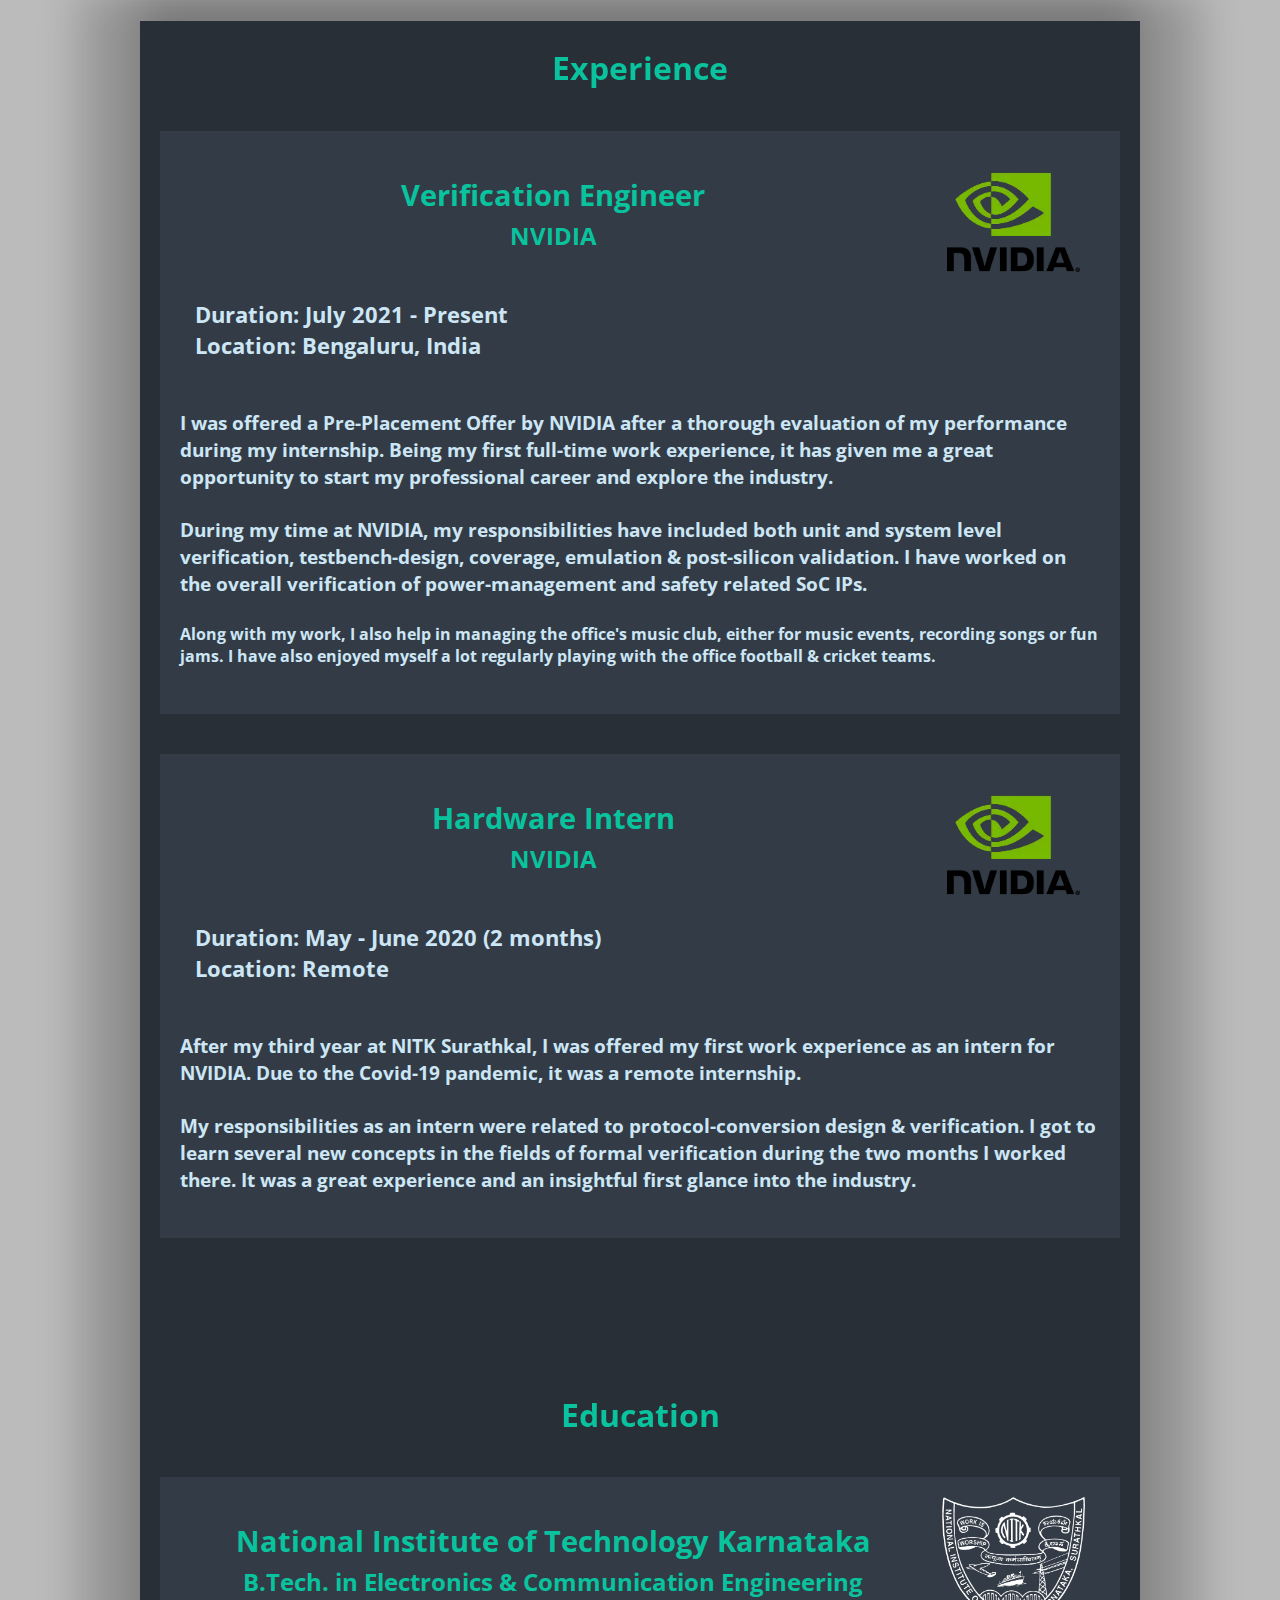
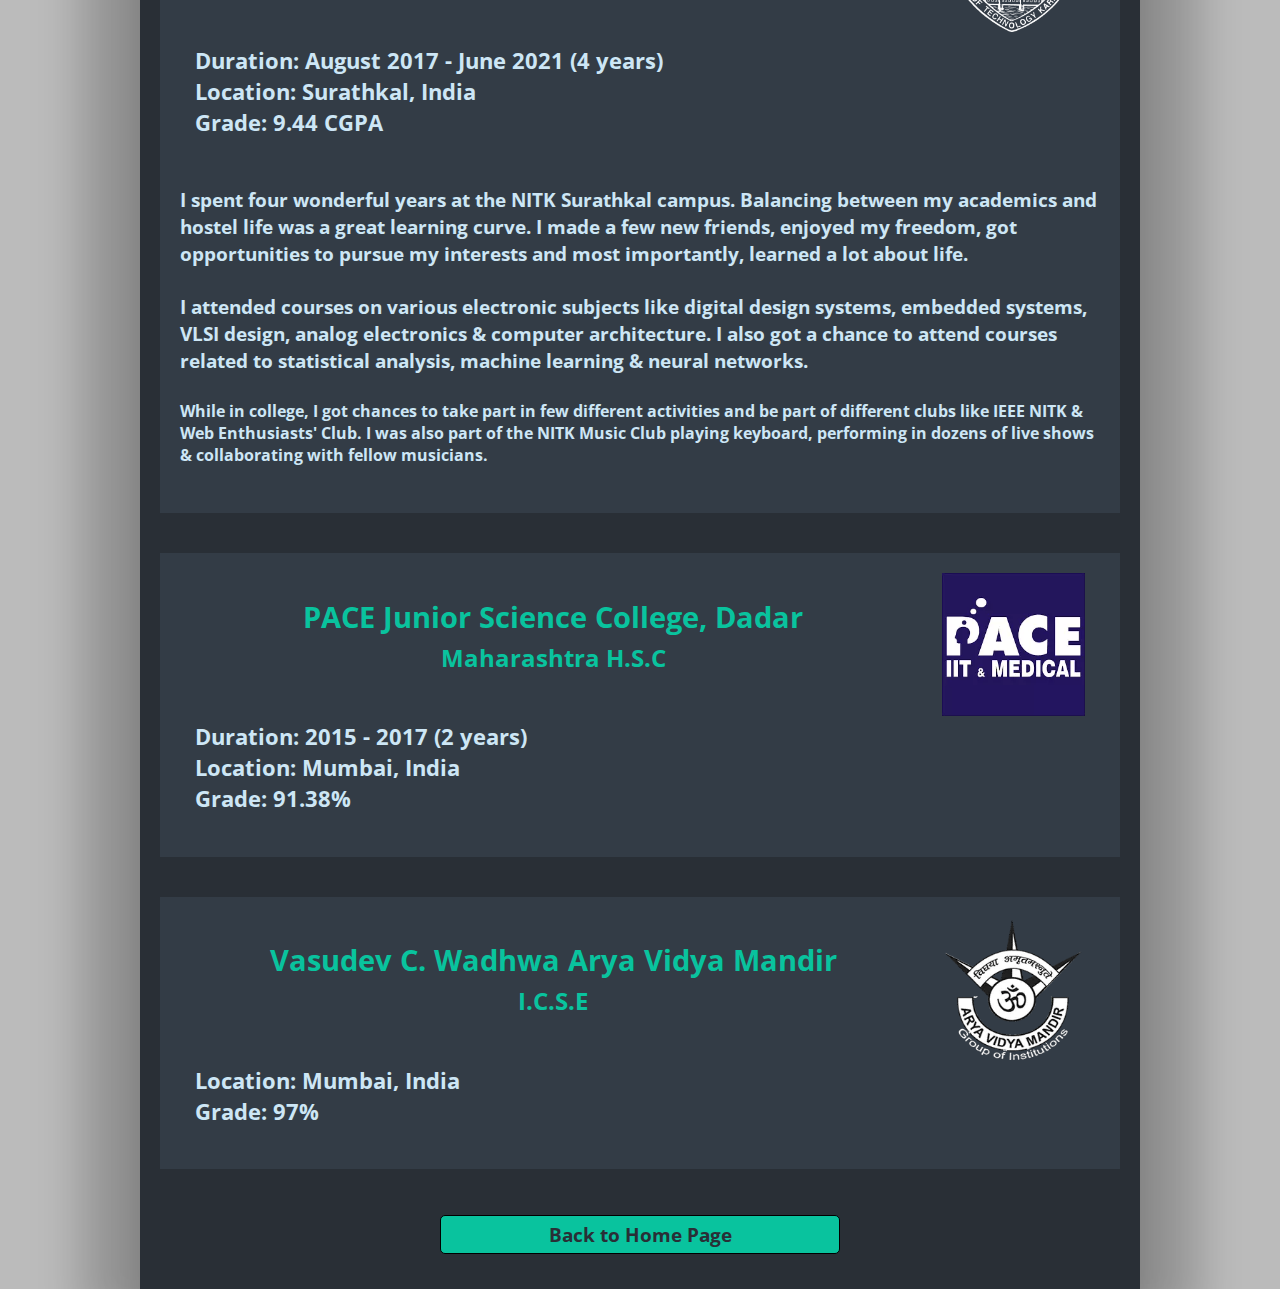
<file: experience.html>
<!DOCTYPE html>
<html lang="en">
<head>
    <title>Sakshat Rao - Experience & Education</title>
    <meta name='description' content="Know more about Sakshat Rao's work experience & his educational background.">
    <meta name='keywords' content="Sakshat Rao, Sakshat, Rao, NITK Surathkal, NVIDIA, portfolio, experience, work experience, education">
    <meta name="author" content="Sakshat Rao">
    <meta name="viewport" content="width=device-width, initial-scale=1.0">
    <meta charset="UTF-8">
    <meta http-equiv="X-UA-Compatible" content="IE=edge">

    <script async src="https://www.googletagmanager.com/gtag/js?id=G-HYM0Z66DQF"></script>
    <script>
        window.dataLayer = window.dataLayer || [];
        function gtag(){dataLayer.push(arguments);}
        gtag('js', new Date());
        gtag('config', 'G-HYM0Z66DQF');
    </script>

    <link rel="stylesheet" type="text/css" href="../CSS/styles.css">
    <link rel="stylesheet" type="text/css" href="../CSS/page.css">

    <!-- Adding website logo -->
    <link rel="shortcut icon" type="image/x-icon" href="https://sakshatrao.github.io/favicon.ico">
    <link rel="apple-touch-icon" sizes="180x180" href="https://sakshatrao.github.io/favicon.ico">
</head>
<body>
    <main>
        <h1 class='page_title rainbow'>Experience</h1>
        <div class='blocks'>
            <div class='block'>
                <div class="mainblock">
                    <div class="block_side">
                        <h2>Verification Engineer<br><small>NVIDIA</small></h2>
                        <h3>Duration: July 2021 - Present<br>Location: Bengaluru, India</h3>
                    </div>
                    <div class="block_side" style="flex: 0.2;">
                        <div class="block_img">
                            <img src="../Images/Experience/nvidia.webp" alt="NVIDIA">
                        </div>
                    </div>
                </div>
                <div class="subblock">
                    <h4>I was offered a Pre-Placement Offer by NVIDIA after a thorough evaluation of my performance during my internship. Being my first full-time work experience, it has given me a great opportunity to start my professional career and explore the industry.</h4>
                    <h4>During my time at NVIDIA, my responsibilities have included both unit and system level verification, testbench-design, coverage, emulation & post-silicon validation. I have worked on the overall verification of power-management and safety related SoC IPs.</h4>
                    <h5>Along with my work, I also help in managing the office's music club, either for music events, recording songs or fun jams. I have also enjoyed myself a lot regularly playing with the office football & cricket teams.</h5>
                </div>
            </div>
            <div class='block'>
                <div class="mainblock">
                    <div class="block_side">
                        <h2>Hardware Intern<br><small>NVIDIA</small></h2>
                        <h3>Duration: May - June 2020 (2 months)<br>Location: Remote</h3>
                    </div>
                    <div class="block_side" style="flex: 0.2;">
                        <div class="block_img">
                            <img src="../Images/Experience/nvidia.webp" alt="NVIDIA">
                        </div>
                    </div>
                </div>
                <di class="subblock">
                    <h4>After my third year at NITK Surathkal, I was offered my first work experience as an intern for NVIDIA. Due to the Covid-19 pandemic, it was a remote internship.</h4>
                    <h4>My responsibilities as an intern were related to protocol-conversion design & verification. I got to learn several new concepts in the fields of formal verification during the two months I worked there. It was a great experience and an insightful first glance into the industry.</h4>
                </di>
            </div>
        </div>
        <br>
        <br>
        <br>
        <br>
        <div class="blocks">
            <h1 class='page_title rainbow'>Education</h1>
            <div class='blocks'>
                <div class='block'>
                    <div class="mainblock">
                        <div class="block_side">
                            <h2>National Institute of Technology Karnataka<br><small>B.Tech. in Electronics & Communication Engineering</small></h2>
                            <h3>Duration: August 2017 - June 2021 (4 years)<br>Location: Surathkal, India<br>Grade: 9.44 CGPA</h3>
                        </div>
                        <div class="block_side" style="flex: 0.2;">
                            <div class="block_img">
                                <img src="../Images/Experience/nitk.webp" alt="NITK Surathkal">
                            </div>
                        </div>
                    </div>
                    <div class="subblock">
                        <h4>I spent four wonderful years at the NITK Surathkal campus. Balancing between my academics and hostel life was a great learning curve. I made a few new friends, enjoyed my freedom, got opportunities to pursue my interests and most importantly, learned a lot about life.</h4>
                        <h4>I attended courses on various electronic subjects like digital design systems, embedded systems, VLSI design, analog electronics & computer architecture. I also got a chance to attend courses related to statistical analysis, machine learning & neural networks.</h4>
                        <h5>While in college, I got chances to take part in few different activities and be part of different clubs like IEEE NITK & Web Enthusiasts' Club. I was also part of the NITK Music Club playing keyboard, performing in dozens of live shows & collaborating with fellow musicians.</h5>
                    </div>
                </div>
                <div class='block'>
                    <div class="mainblock">
                        <div class="block_side">
                            <h2>PACE Junior Science College, Dadar<br><small>Maharashtra H.S.C</small></h2>
                            <h3>Duration: 2015 - 2017 (2 years)<br>Location: Mumbai, India<br>Grade: 91.38%</h3>
                        </div>
                        <div class="block_side" style="flex: 0.2;">
                            <div class="block_img">
                                <img src="../Images/Experience/pace.webp" alt="PACE">
                            </div>
                        </div>
                    </div>
                </div>
                <div class='block'>
                    <div class="mainblock">
                        <div class="block_side">
                            <h2>Vasudev C. Wadhwa Arya Vidya Mandir<br><small>I.C.S.E</small></h2>
                            <h3>Location: Mumbai, India<br>Grade: 97%</h3>
                        </div>
                        <div class="block_side" style="flex: 0.2;">
                            <div class="block_img">
                                <img src="../Images/Experience/avm.webp" alt="Arya Vidya Mandir">
                            </div>
                        </div>
                    </div>
                </div>
            </div>
        </div>
        <div class="go_back">
            <a href="../index.html#experience"><h4>Back to Home Page</h4></a>
        </div>
    </main>
</body>
</file>
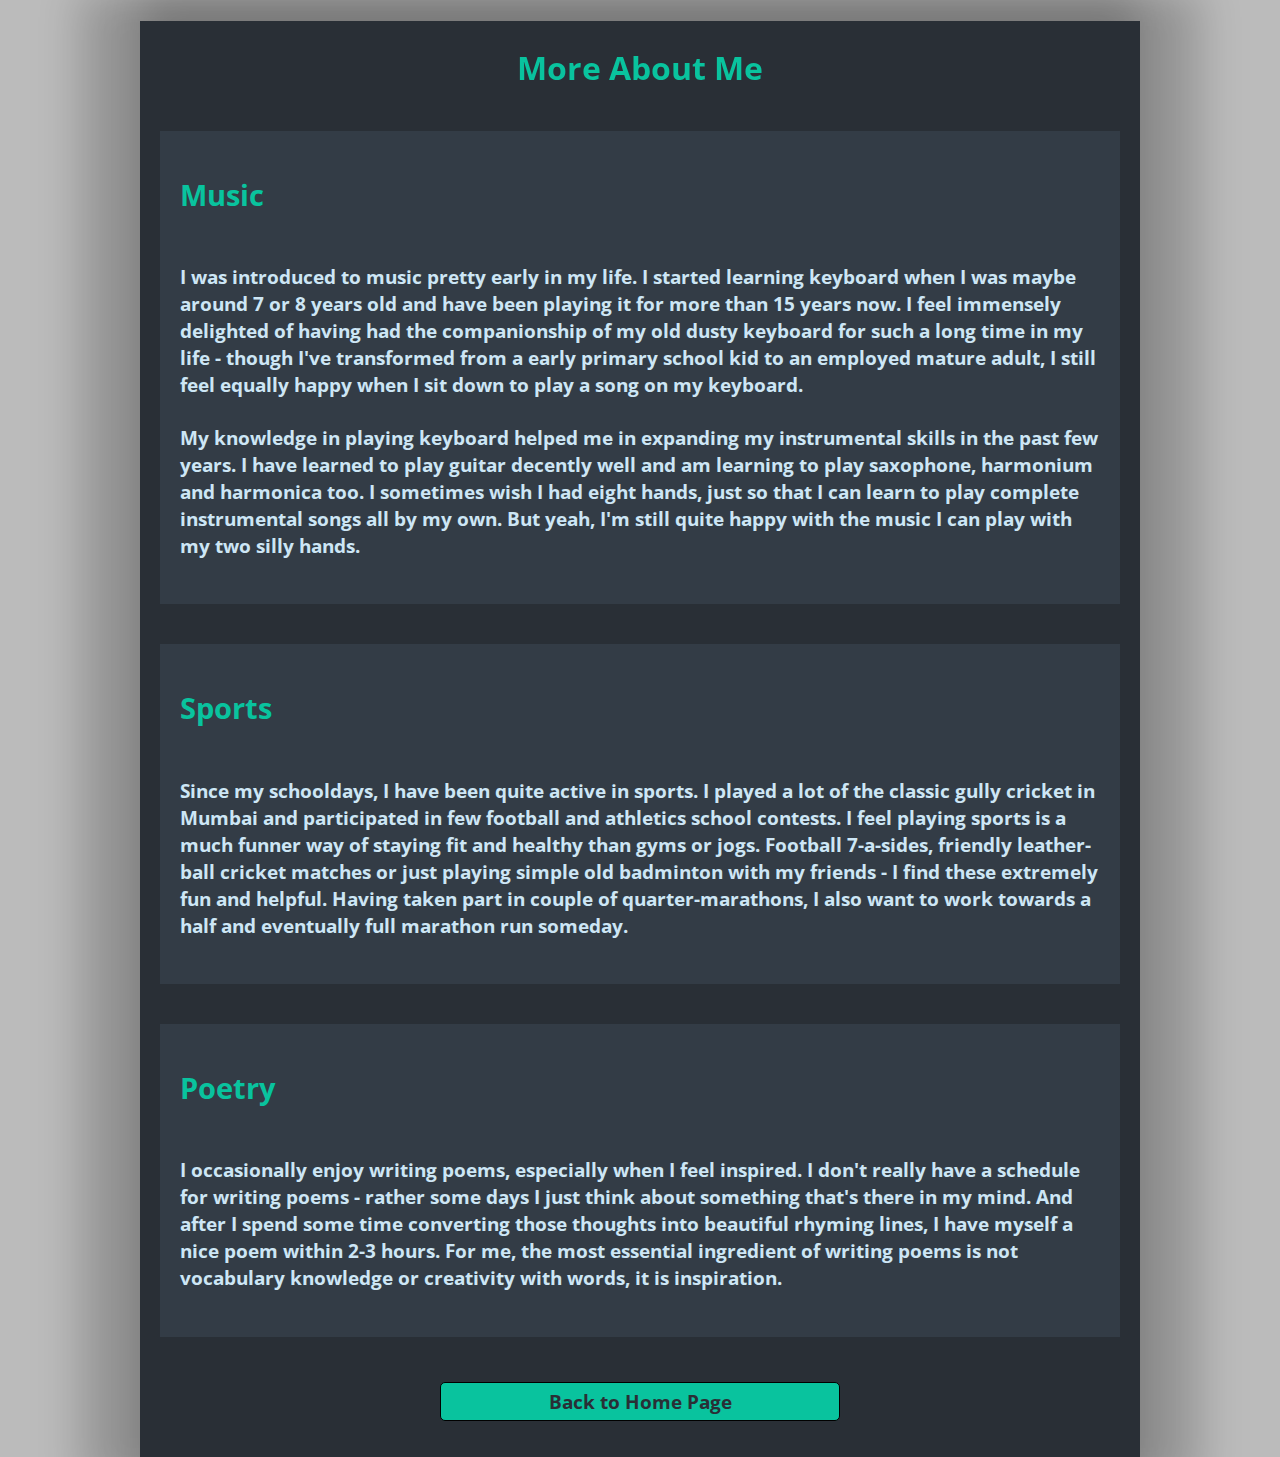
<file: personal.html>
<!DOCTYPE html>
<html lang="en">
<head>
    <title>Sakshat Rao - About Me</title>
    <meta name='description' content="Know more about the hobbies & talents of Sakshat Rao that he loves to pursue.">
    <meta name='keywords' content="Sakshat Rao, Sakshat, Rao, NITK Surathkal, NVIDIA, portfolio, hobby, talents">
    <meta name="author" content="Sakshat Rao">
    <meta name="viewport" content="width=device-width, initial-scale=1.0">
    <meta charset="UTF-8">
    <meta http-equiv="X-UA-Compatible" content="IE=edge">

    <script async src="https://www.googletagmanager.com/gtag/js?id=G-HYM0Z66DQF"></script>
    <script>
        window.dataLayer = window.dataLayer || [];
        function gtag(){dataLayer.push(arguments);}
        gtag('js', new Date());
        gtag('config', 'G-HYM0Z66DQF');
    </script>

    <link rel="stylesheet" type="text/css" href="../CSS/styles.css">
    <link rel="stylesheet" type="text/css" href="../CSS/page.css">

    <!-- Adding website logo -->
    <link rel="shortcut icon" type="image/x-icon" href="https://sakshatrao.github.io/favicon.ico">
    <link rel="apple-touch-icon" sizes="180x180" href="https://sakshatrao.github.io/favicon.ico">
</head>
<body>
    <main>
        <h1 class='page_title rainbow'>More About Me</h1>
        <div class='blocks'>
            <div class='block'>
                <div class="mainblock">
                    <h2>Music</h2>
                </div>
                <div class="subblock">
                    <h4>I was introduced to music pretty early in my life. I started learning keyboard when I was maybe around 7 or 8 years old and have been playing it for more than 15 years now. I feel immensely delighted of having had the companionship of my old dusty keyboard for such a long time in my life - though I've transformed from a early primary school kid to an employed mature adult, I still feel equally happy when I sit down to play a song on my keyboard.</h4>
                    <h4>My knowledge in playing keyboard helped me in expanding my instrumental skills in the past few years. I have learned to play guitar decently well and am learning to play saxophone, harmonium and harmonica too. I sometimes wish I had eight hands, just so that I can learn to play complete instrumental songs all by my own. But yeah, I'm still quite happy with the music I can play with my two silly hands.</h4>
                </div>
            </div>
            <div class='block'>
                <div class="mainblock">
                    <h2>Sports</h2>
                </div>
                <div class="subblock">
                    <h4>Since my schooldays, I have been quite active in sports. I played a lot of the classic gully cricket in Mumbai and participated in few football and athletics school contests. I feel playing sports is a much funner way of staying fit and healthy than gyms or jogs. Football 7-a-sides, friendly leather-ball cricket matches or just playing simple old badminton with my friends - I find these extremely fun and helpful. Having taken part in couple of quarter-marathons, I also want to work towards a half and eventually full marathon run someday.</h4>
                </div>
            </div>
            <div class='block'>
                <div class="mainblock">
                    <h2>Poetry</h2>
                </div>
                <div class="subblock">
                    <h4>I occasionally enjoy writing poems, especially when I feel inspired. I don't really have a schedule for writing poems - rather some days I just think about something that's there in my mind. And after I spend some time converting those thoughts into beautiful rhyming lines, I have myself a nice poem within 2-3 hours. For me, the most essential ingredient of writing poems is not vocabulary knowledge or creativity with words, it is inspiration.</h4>
                </div>
            </div>
        </div>
        <div class="go_back">
            <a href="../index.html#about"><h4>Back to Home Page</h4></a>
        </div>
    </main>
</body>
</file>
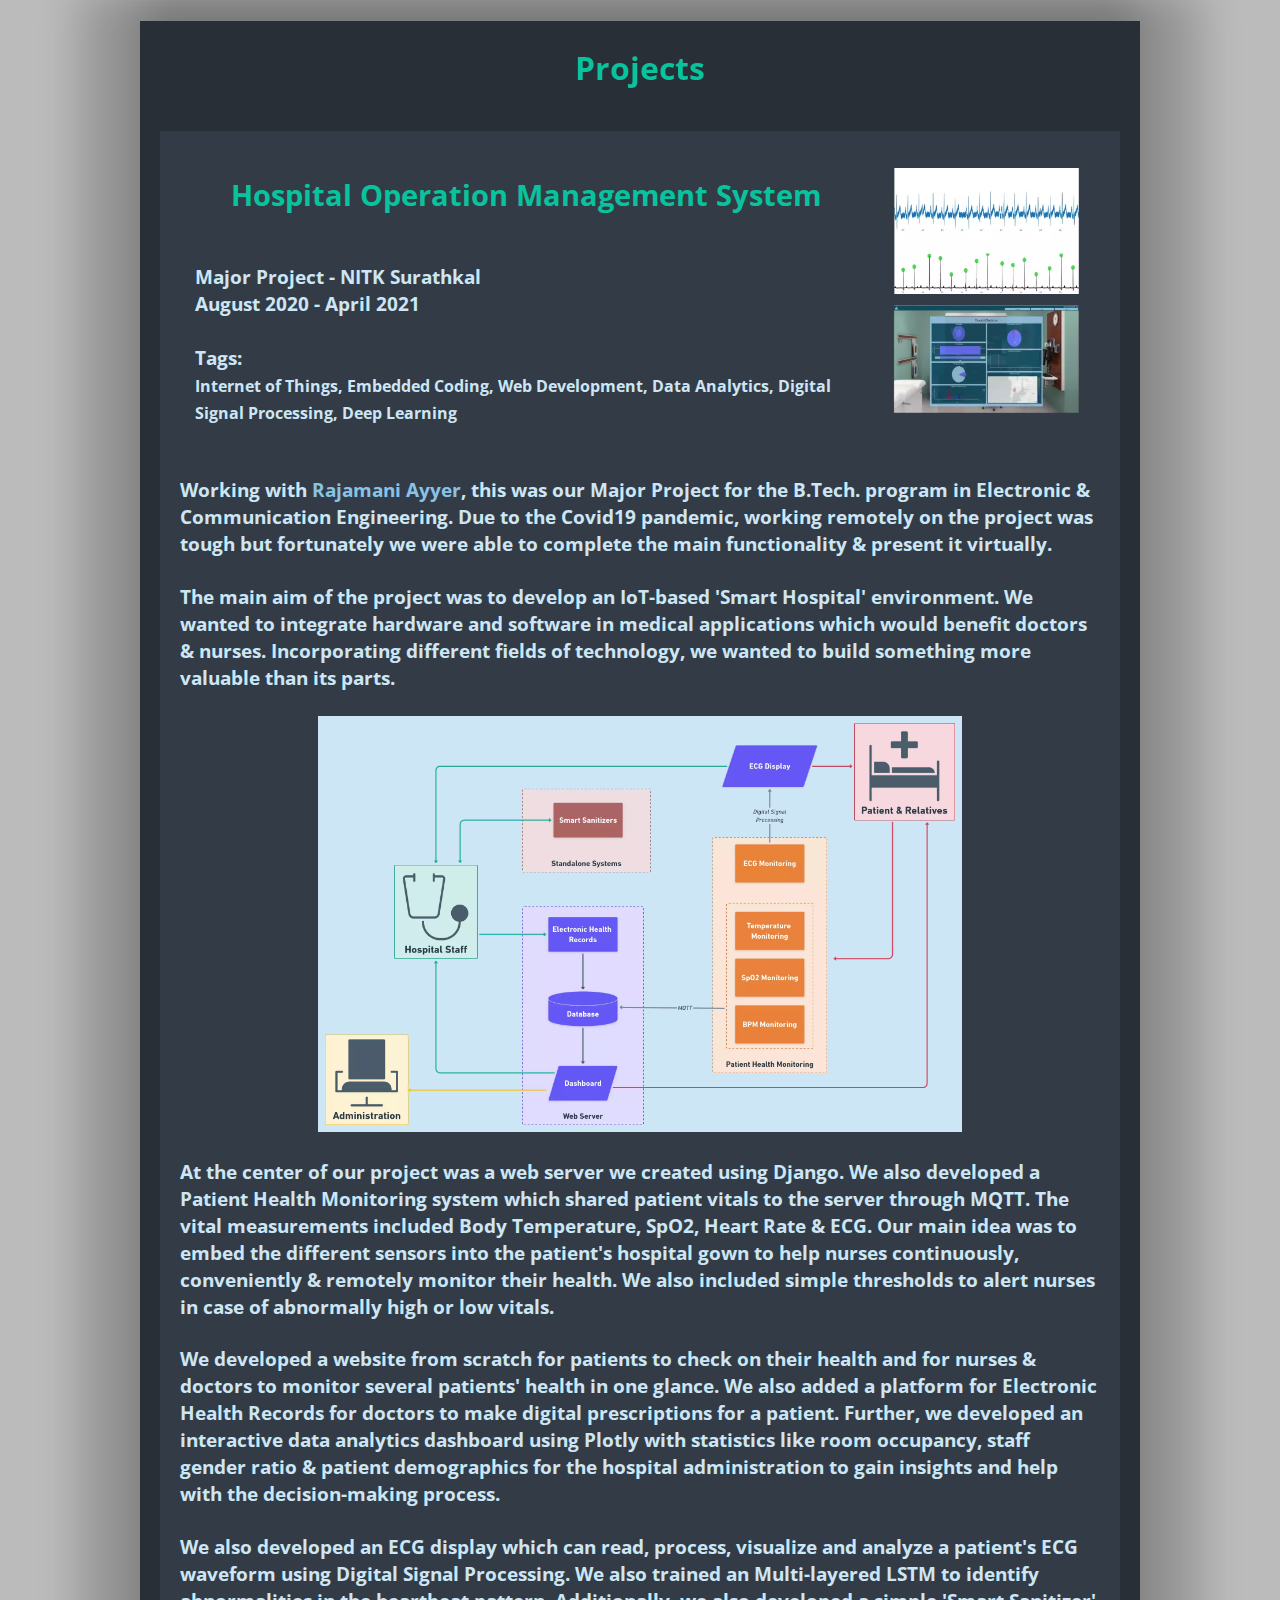
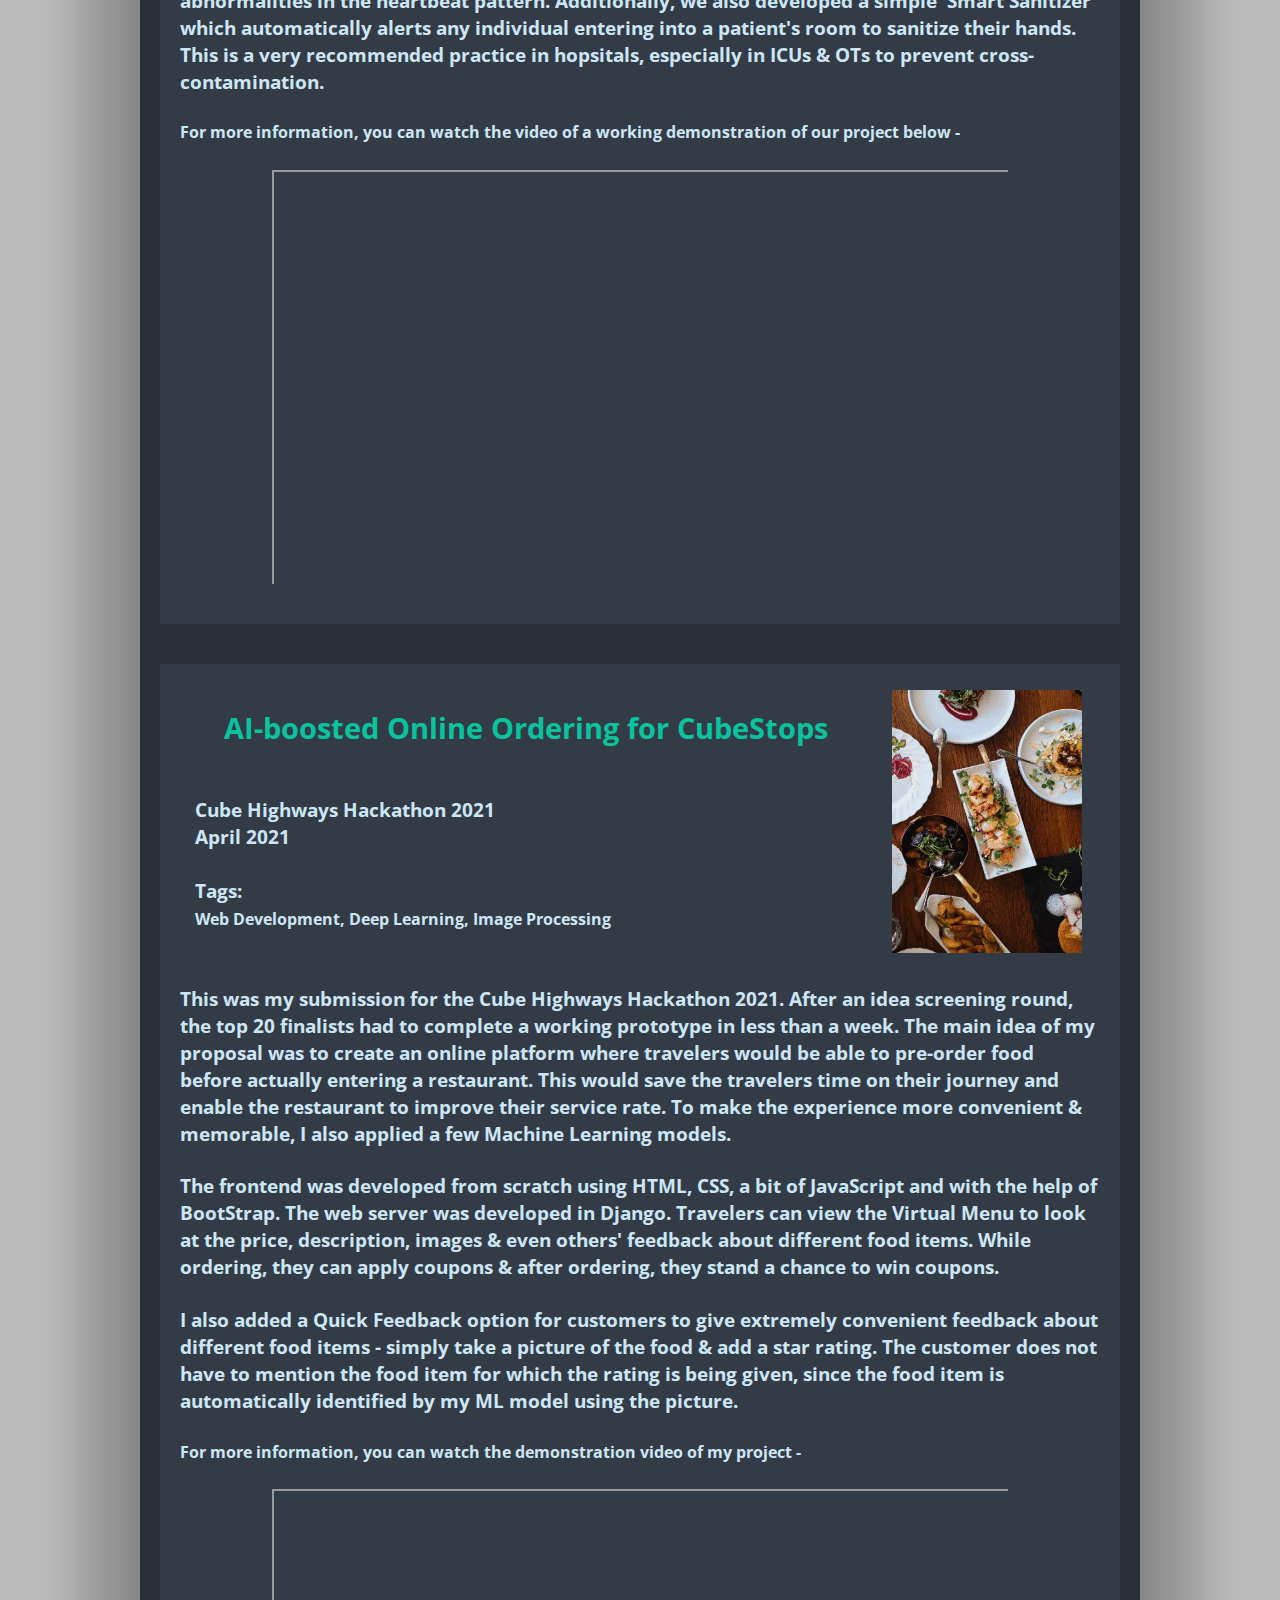
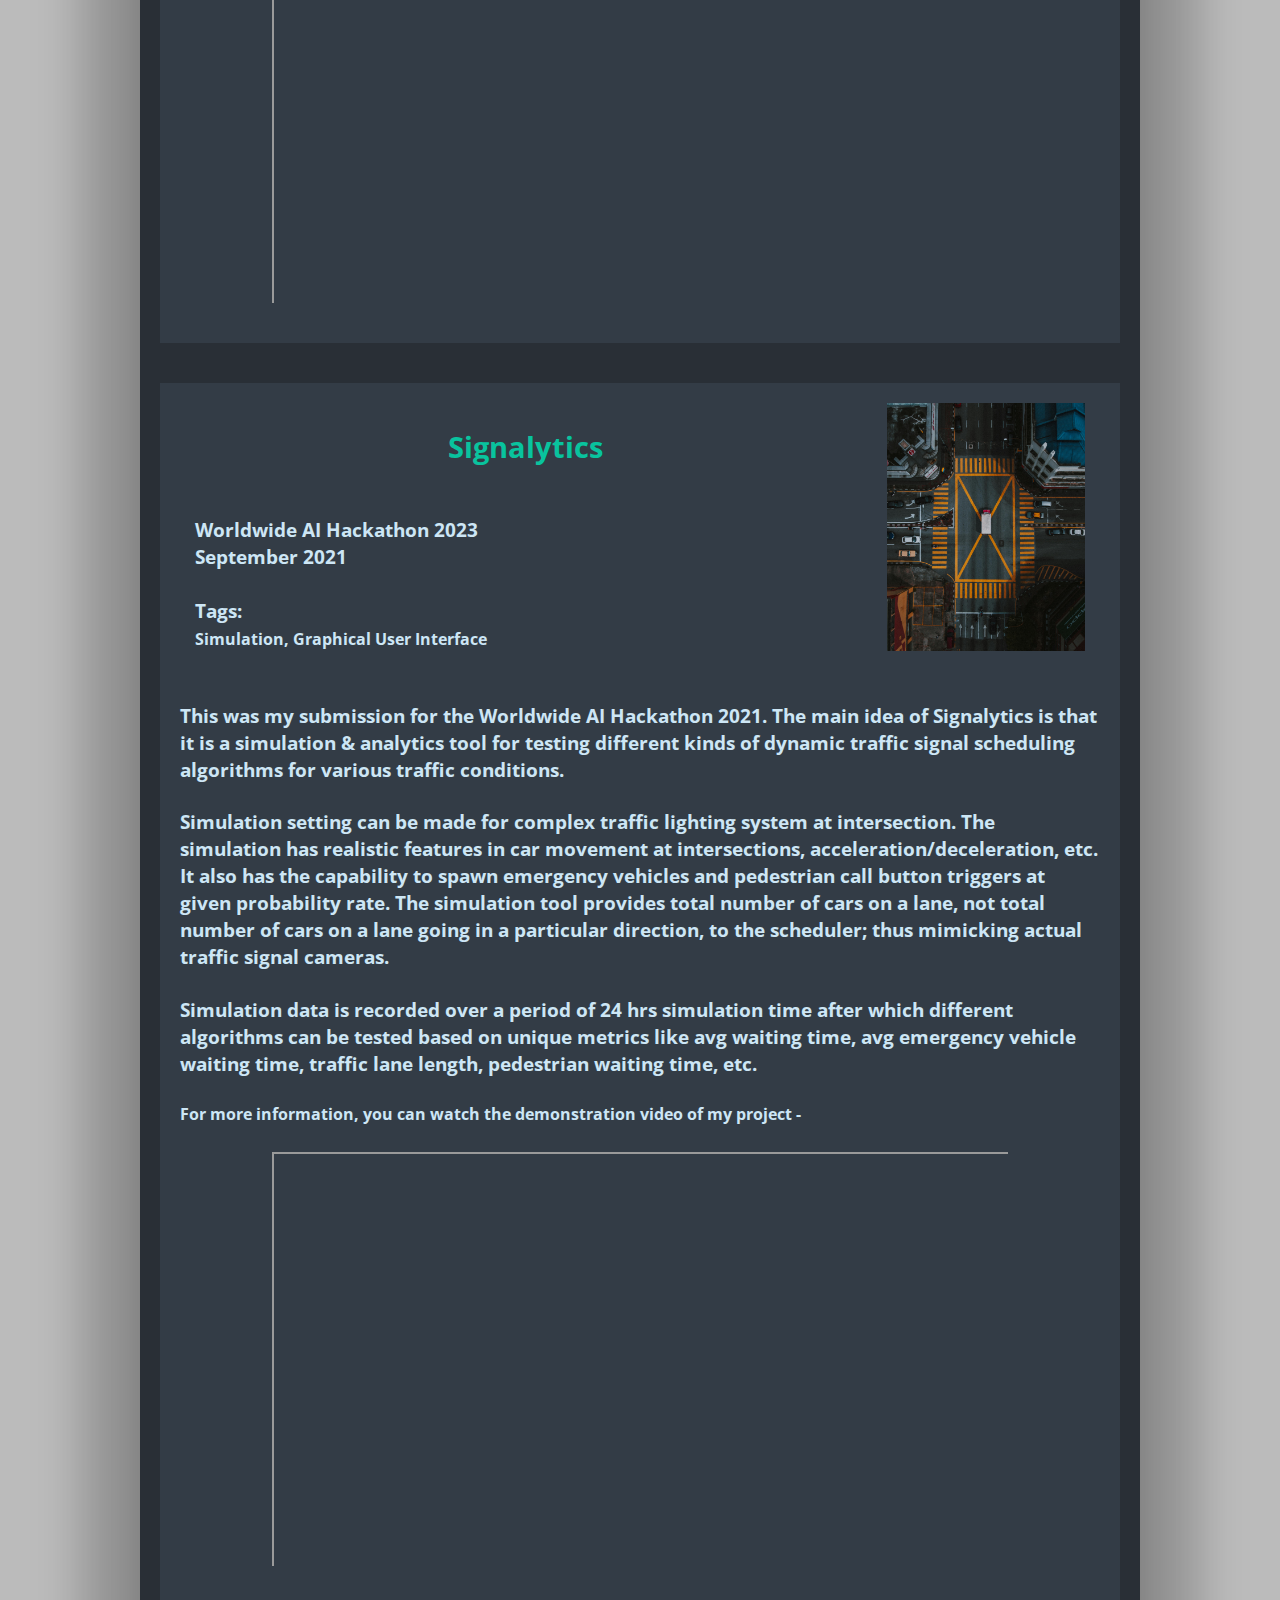
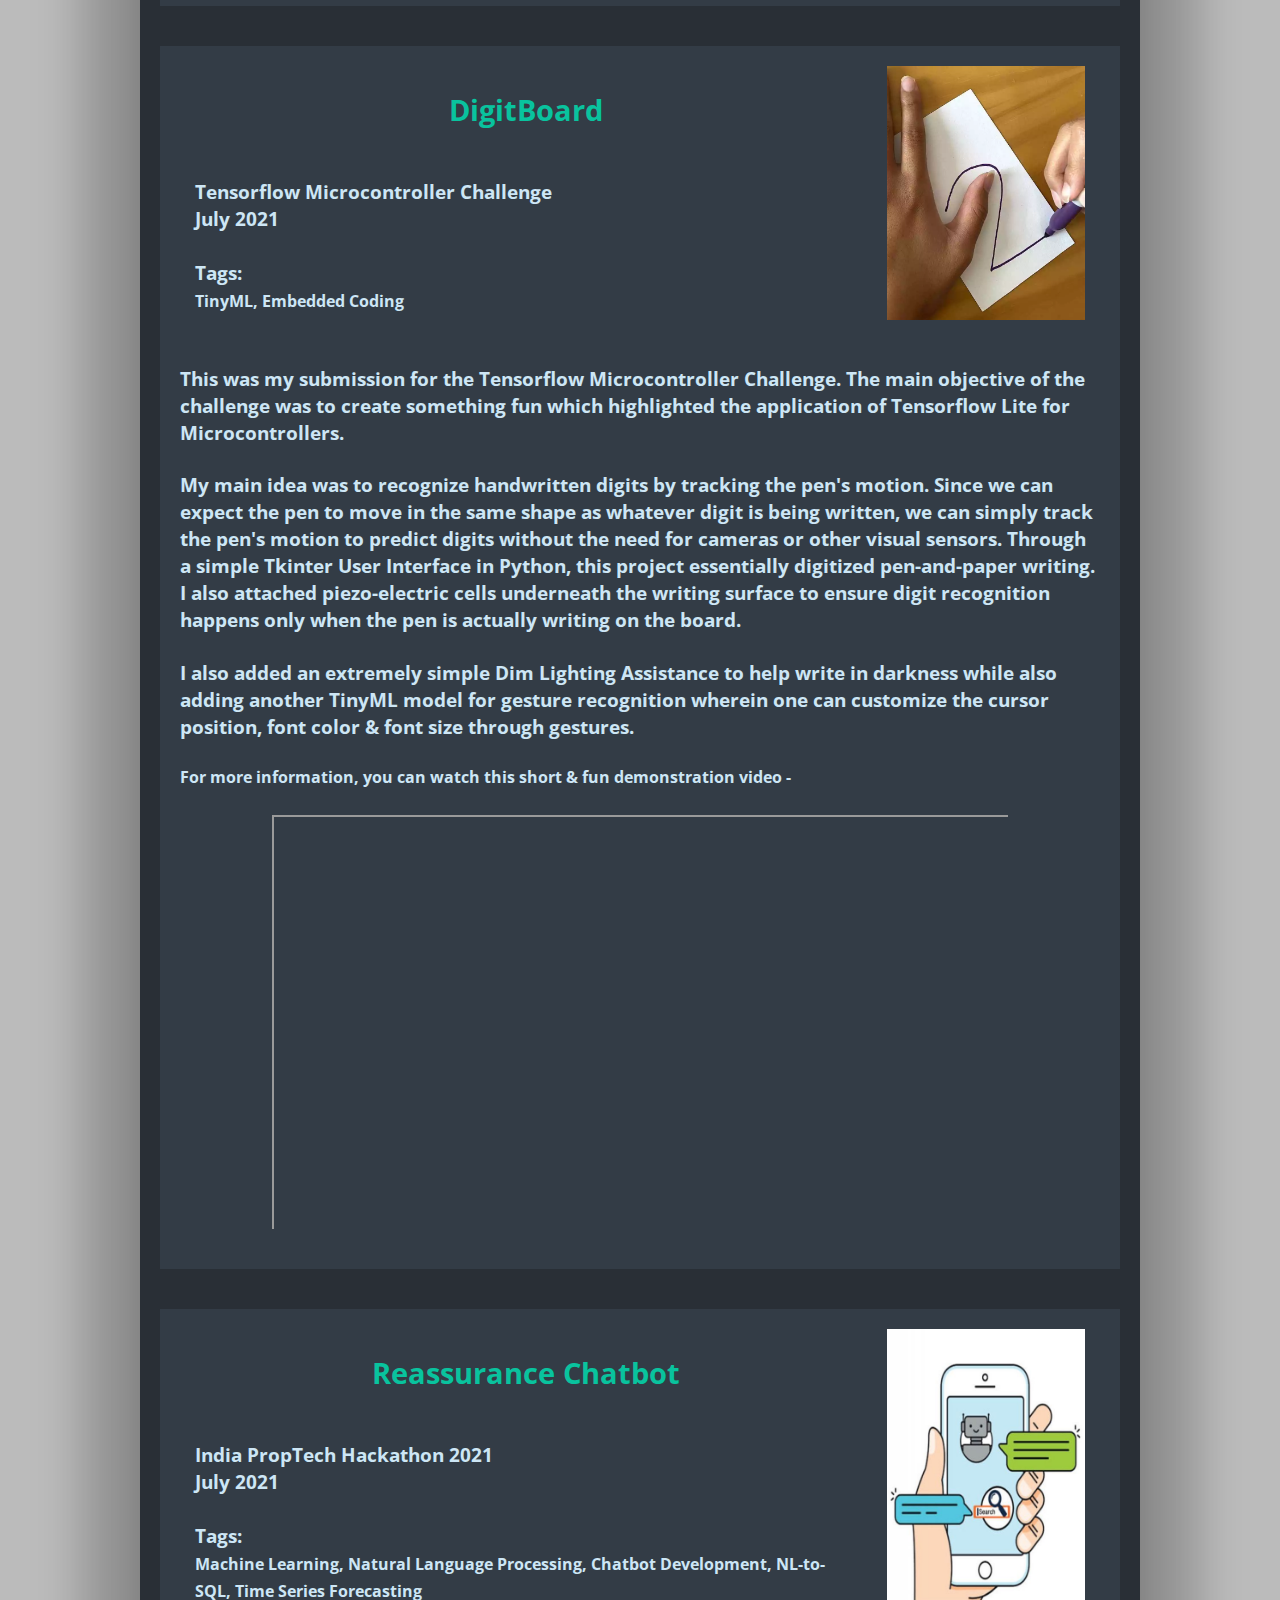
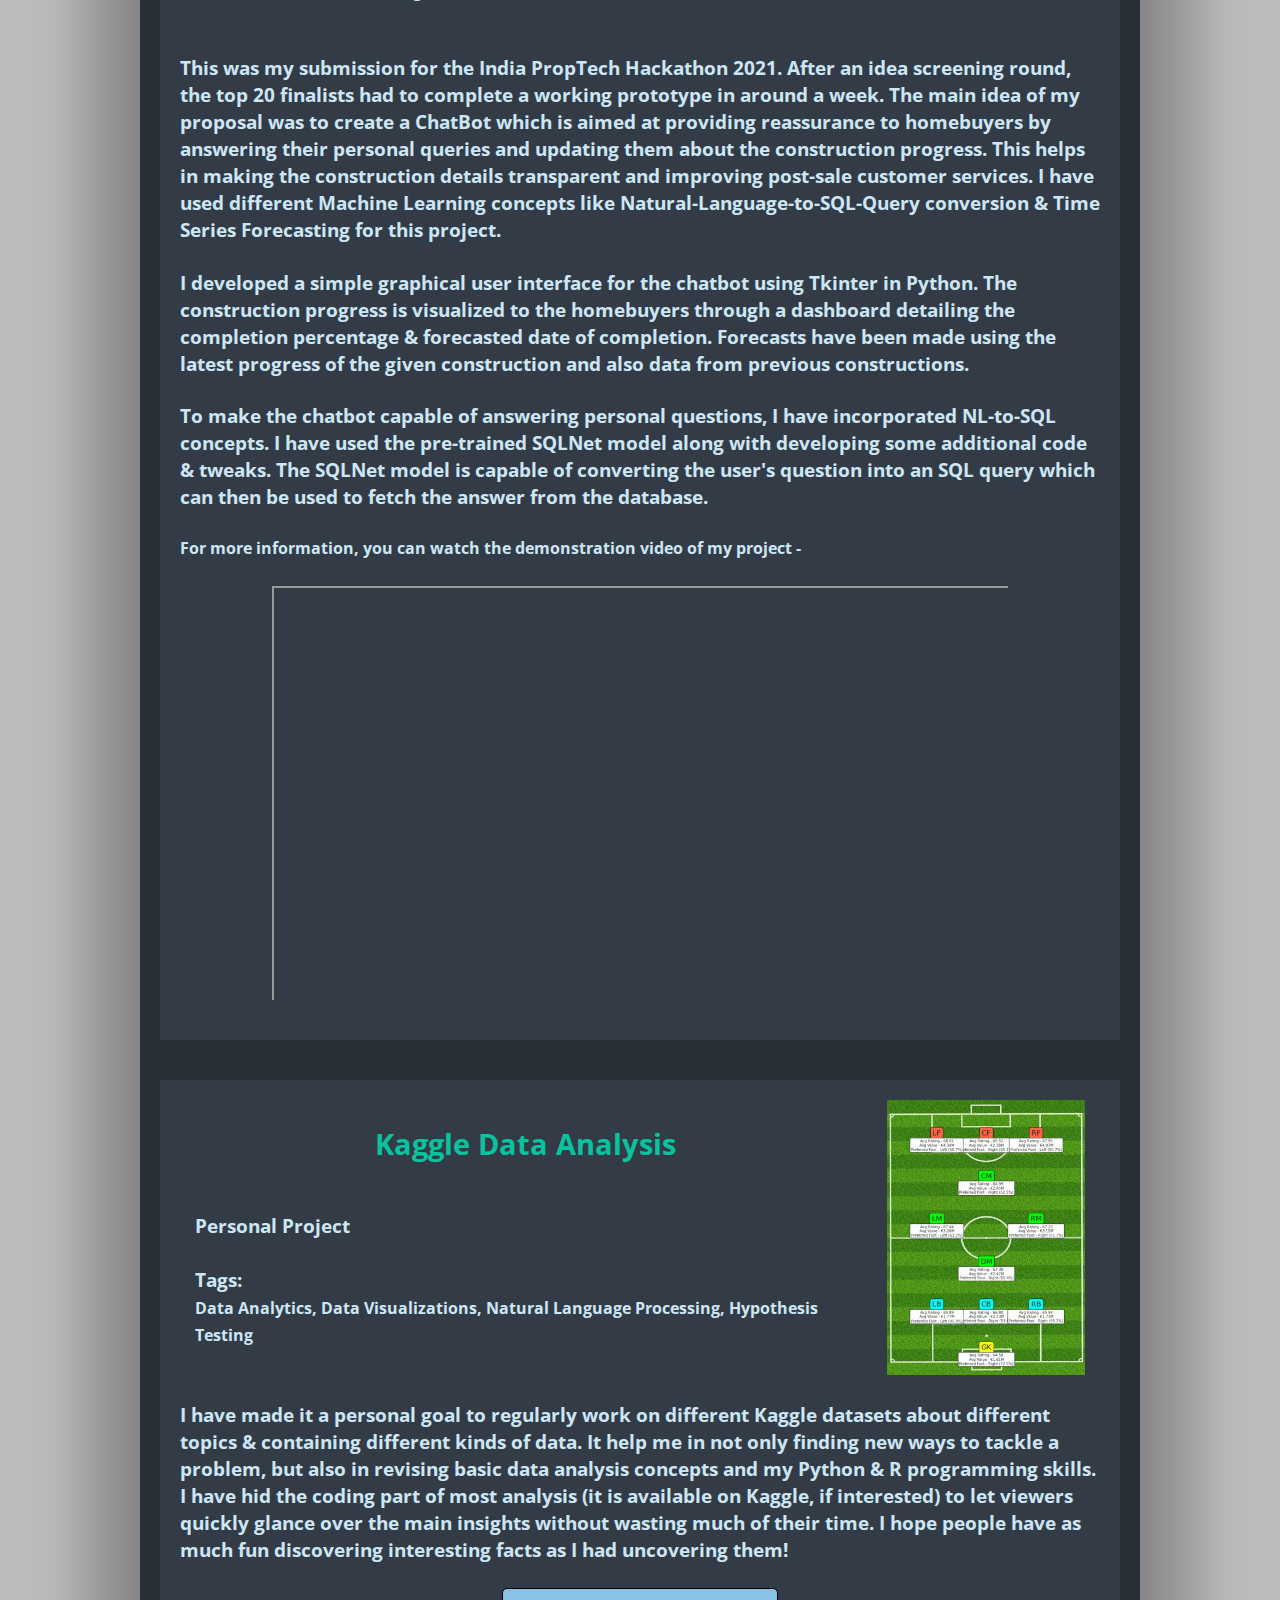
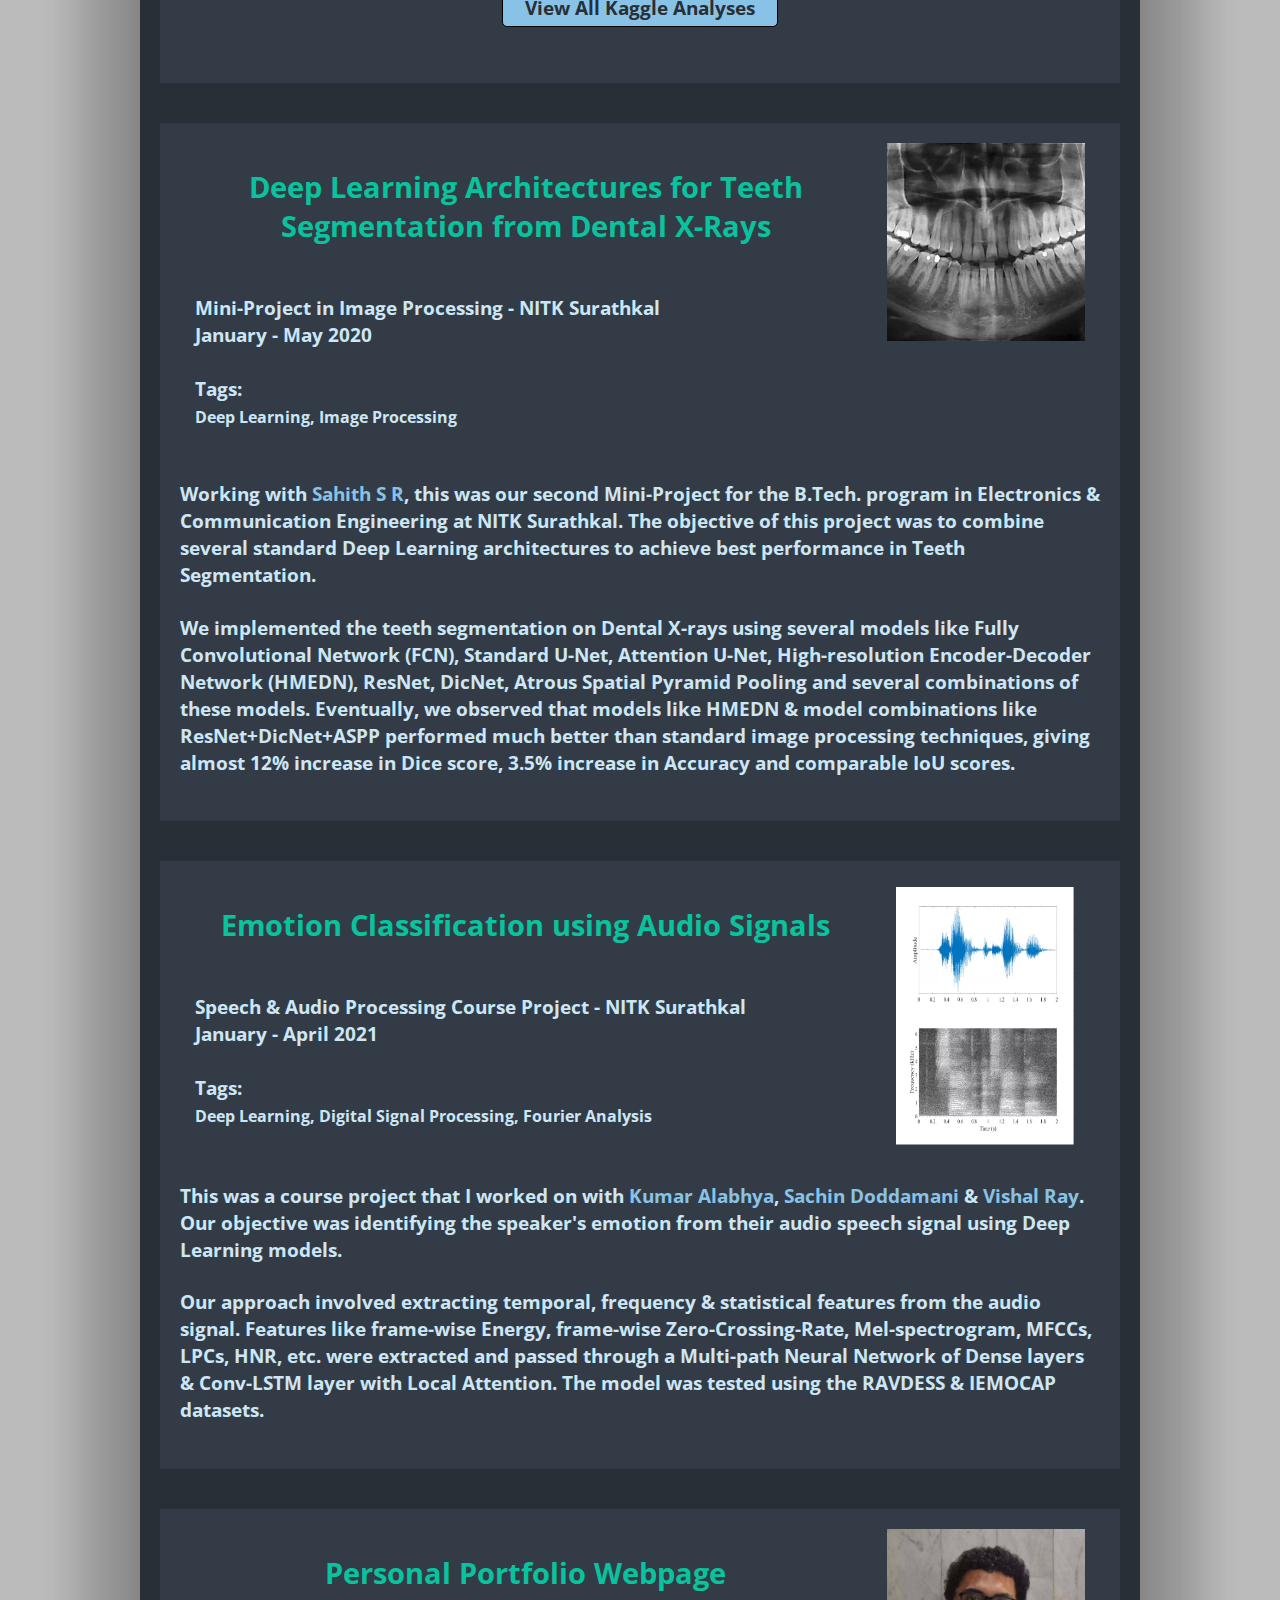
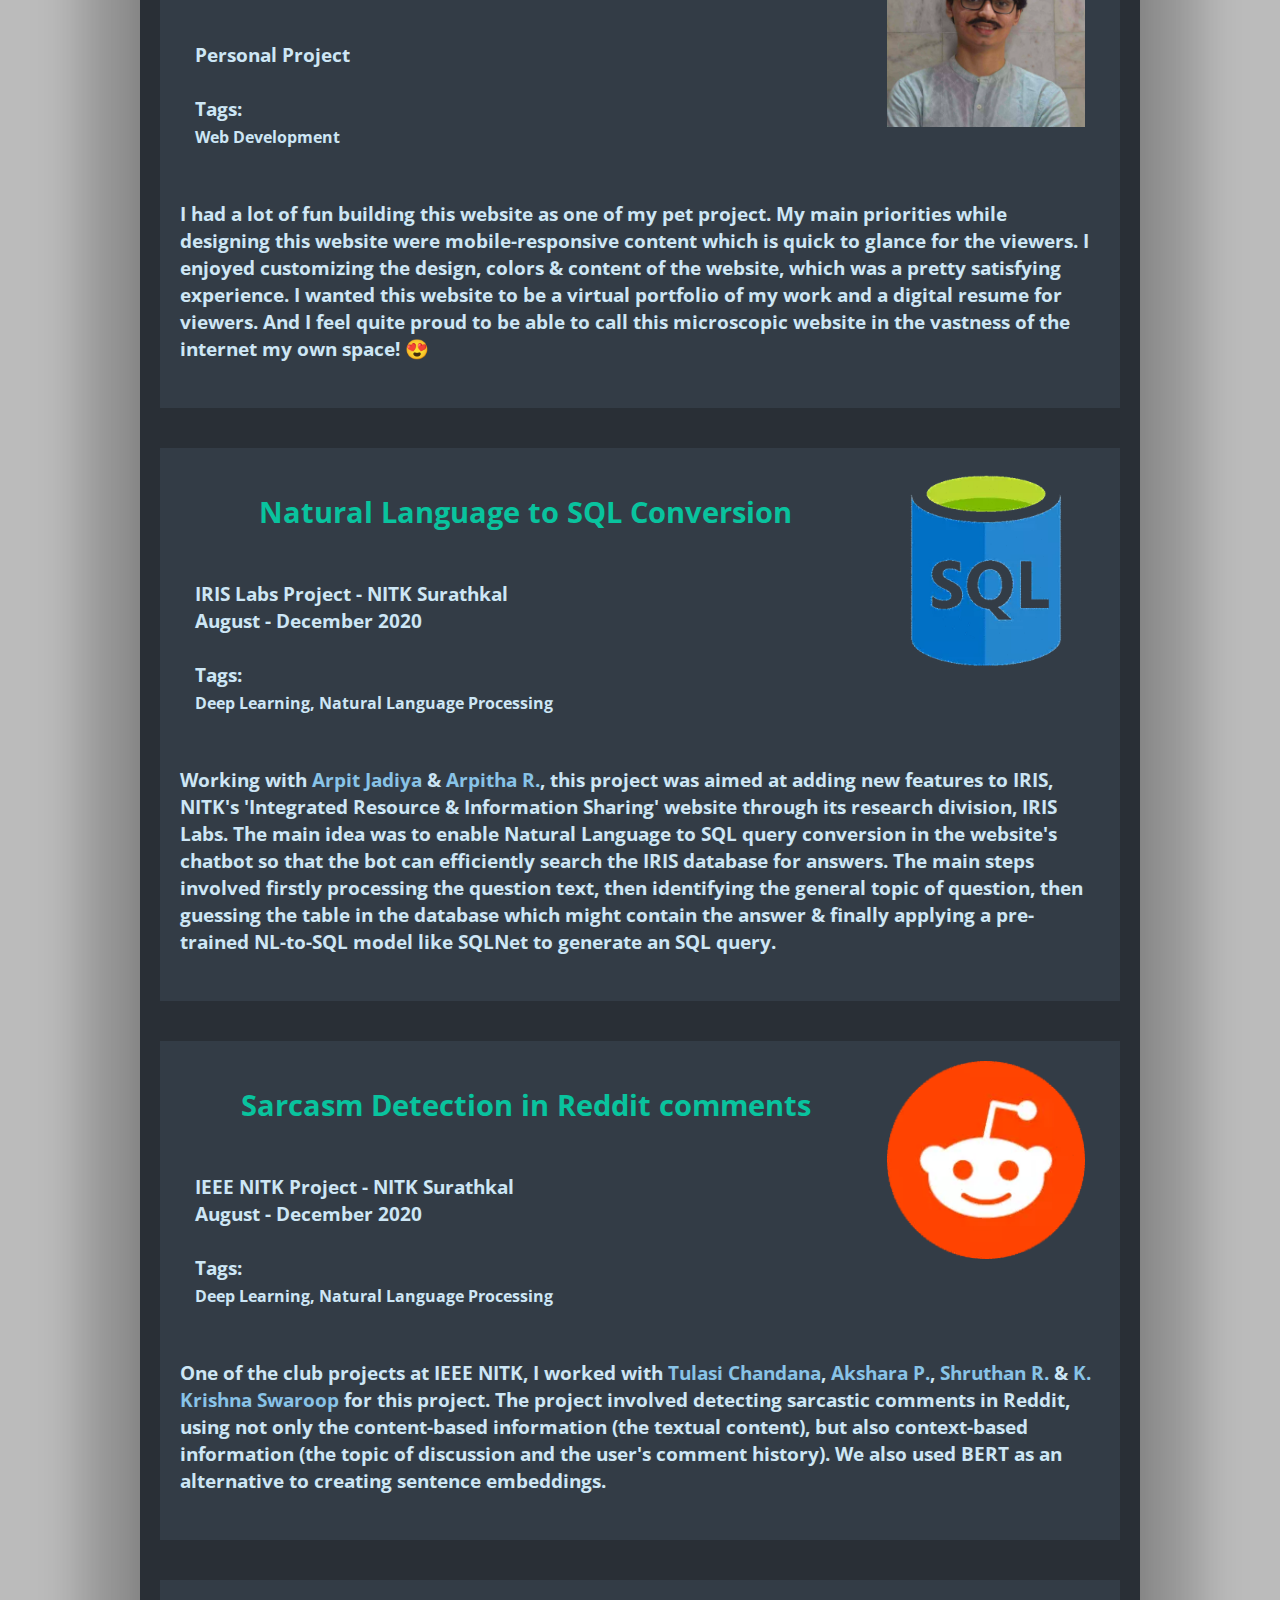
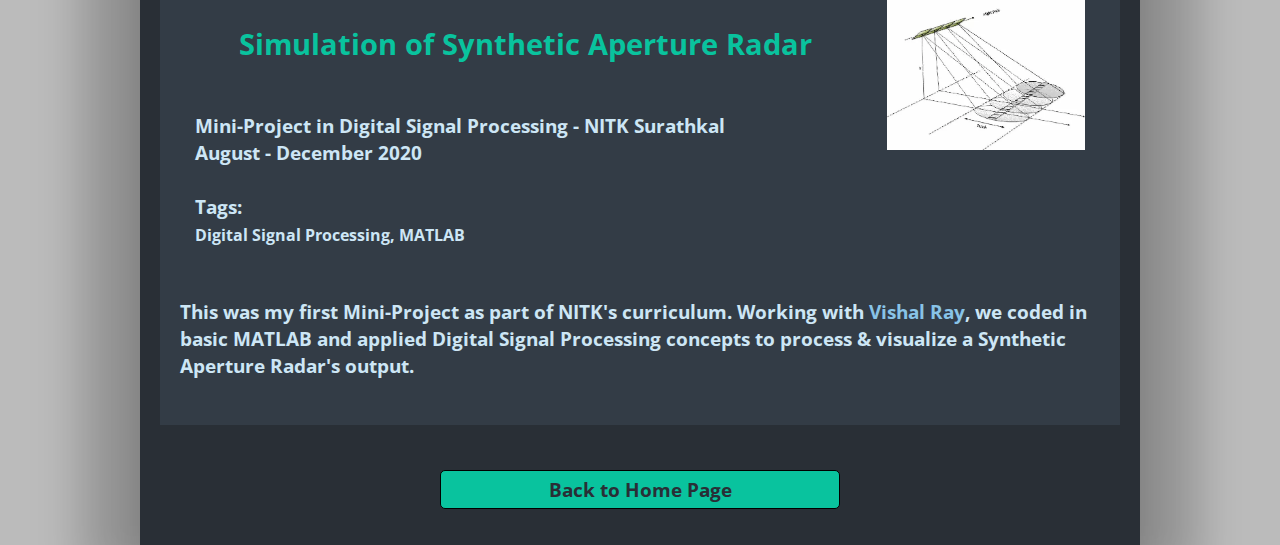
<file: projects.html>
<!DOCTYPE html>
<html lang="en">
<head>
    <title>Sakshat Rao - Projects</title>
    <meta name='description' content="Know more about the different academic & personal projects that Sakshat Rao has worked on.">
    <meta name='keywords' content="Sakshat Rao, Sakshat, Rao, NITK Surathkal, NVIDIA, portfolio, projects">
    <meta name="author" content="Sakshat Rao">
    <meta name="viewport" content="width=device-width, initial-scale=1.0">
    <meta charset="UTF-8">
    <meta http-equiv="X-UA-Compatible" content="IE=edge">

    <script async src="https://www.googletagmanager.com/gtag/js?id=G-HYM0Z66DQF"></script>
    <script>
        window.dataLayer = window.dataLayer || [];
        function gtag(){dataLayer.push(arguments);}
        gtag('js', new Date());
        gtag('config', 'G-HYM0Z66DQF');
    </script>

    <link rel="stylesheet" type="text/css" href="../CSS/styles.css">
    <link rel="stylesheet" type="text/css" href="../CSS/page.css">

    <!-- Adding website logo -->
    <link rel="shortcut icon" type="image/x-icon" href="https://sakshatrao.github.io/favicon.ico">
    <link rel="apple-touch-icon" sizes="180x180" href="https://sakshatrao.github.io/favicon.ico">
</head>
<body>
    <main>
        <h1 class='page_title rainbow'>Projects</h1>
        <div class='blocks'>
            <div class='block'>
                <div class="mainblock">
                    <div class="block_side">
                        <h2>Hospital Operation Management System</h2>
                        <h4>Major Project - NITK Surathkal<br>August 2020 - April 2021<br><br>Tags:<br><small>Internet of Things, Embedded Coding, Web Development, Data Analytics, Digital Signal Processing, Deep Learning</small></h4>
                    </div>
                    <div class="block_side" style="flex: 0.3;">
                        <div class='block_img'>
                            <img src="../Images/Projects/hospital_operation_management_system.webp" alt="Smart Hospital">
                        </div>
                    </div>
                </div>
                <div class="subblock">
                    <h4>Working with <a class='linkedin_link' target="_blank" rel="noopener noreferrer" href="https://www.linkedin.com/in/rajamani-ayyer-9a112516b/">Rajamani Ayyer</a>, this was our Major Project for the B.Tech. program in Electronic & Communication Engineering. Due to the Covid19 pandemic, working remotely on the project was tough but fortunately we were able to complete the main functionality & present it virtually.</h4>
                    <h4>The main aim of the project was to develop an IoT-based 'Smart Hospital' environment. We wanted to integrate hardware and software in medical applications which would benefit doctors & nurses. Incorporating different fields of technology, we wanted to build something more valuable than its parts.</h4>
                    <div class='block_img' style="background: var(--textColor); width: 70%; margin: 0 auto; height: auto;">
                        <img src="../Images/Projects/hospital_operation_management_system_overview.webp" alt="Smart Hospital Overview">
                    </div>
                    <h4>At the center of our project was a web server we created using Django. We also developed a Patient Health Monitoring system which shared patient vitals to the server through MQTT. The vital measurements included Body Temperature, SpO2, Heart Rate & ECG. Our main idea was to embed the different sensors into the patient's hospital gown to help nurses continuously, conveniently & remotely monitor their health. We also included simple thresholds to alert nurses in case of abnormally high or low vitals.</h4>
                    <h4>We developed a website from scratch for patients to check on their health and for nurses & doctors to monitor several patients' health in one glance. We also added a platform for Electronic Health Records for doctors to make digital prescriptions for a patient. Further, we developed an interactive data analytics dashboard using Plotly with statistics like room occupancy, staff gender ratio & patient demographics for the hospital administration to gain insights and help with the decision-making process.</h4>
                    <h4>We also developed an ECG display which can read, process, visualize and analyze a patient's ECG waveform using Digital Signal Processing. We also trained an Multi-layered LSTM to identify abnormalities in the heartbeat pattern. Additionally, we also developed a simple 'Smart Sanitizer' which automatically alerts any individual entering into a patient's room to sanitize their hands. This is a very recommended practice in hopsitals, especially in ICUs & OTs to prevent cross-contamination.</h4>
                    <h5>For more information, you can watch the video of a working demonstration of our project below -</h5>
                    <div class='block_frame'>
                        <div class='block_frame_window'>
                            <iframe class='responsive-iframe video' src="https://www.youtube.com/embed/t0MK1a7VLh0?list=PLCR3DBlE5tQzeM-mrDAG539wftLftTnCd"></iframe> 
                        </div>
                    </div>
                </div>
            </div>
            <div class='block'>
                <div class="mainblock">
                    <div class="block_side">
                        <h2>AI-boosted Online Ordering for CubeStops</h2>
                        <h4>Cube Highways Hackathon 2021<br>April 2021<br><br>Tags:<br><small>Web Development, Deep Learning, Image Processing</small></h4>
                    </div>
                    <div class="block_side" style="flex: 0.3;">
                        <div class='block_img'>
                            <img src="../Images/Projects/ai_boosted_online_ordering.webp" alt="AI-boosted Online Ordering">
                        </div>
                    </div>
                </div>
                <div class="subblock">
                    <h4>This was my submission for the Cube Highways Hackathon 2021. After an idea screening round, the top 20 finalists had to complete a working prototype in less than a week. The main idea of my proposal was to create an online platform where travelers would be able to pre-order food before actually entering a restaurant. This would save the travelers time on their journey and enable the restaurant to improve their service rate. To make the experience more convenient & memorable, I also applied a few Machine Learning models.</h4>
                    <h4>The frontend was developed from scratch using HTML, CSS, a bit of JavaScript and with the help of BootStrap. The web server was developed in Django. Travelers can view the Virtual Menu to look at the price, description, images & even others' feedback about different food items. While ordering, they can apply coupons & after ordering, they stand a chance to win coupons.</h4>
                    <h4>I also added a Quick Feedback option for customers to give extremely convenient feedback about different food items - simply take a picture of the food & add a star rating. The customer does not have to mention the food item for which the rating is being given, since the food item is automatically identified by my ML model using the picture.</h4>
                    <h5>For more information, you can watch the demonstration video of my project -</h5>
                    <div class='block_frame'>
                        <div class='block_frame_window'>
                            <iframe class='responsive-iframe video' src="https://www.youtube.com/embed/edR0hk6SKzE?list=PLCR3DBlE5tQzeM-mrDAG539wftLftTnCd"></iframe> 
                        </div>
                    </div>
                </div>
            </div>
            <div class='block'>
                <div class="mainblock">
                    <div class="block_side">
                        <h2>Signalytics</h2>
                        <h4>Worldwide AI Hackathon 2023<br>September 2021<br><br>Tags:<br><small>Simulation, Graphical User Interface</small></h4>
                    </div>
                    <div class="block_side" style="flex: 0.3;">
                        <div class='block_img'>
                            <img src="../Images/Projects/signalytics.jpg" alt="AI-boosted Online Ordering">
                        </div>
                    </div>
                </div>
                <div class="subblock">
                    <h4>This was my submission for the Worldwide AI Hackathon 2021. The main idea of Signalytics is that it is a simulation & analytics tool for testing different kinds of dynamic traffic signal scheduling algorithms for various traffic conditions.</h4>
                    <h4>Simulation setting can be made for complex traffic lighting system at intersection. The simulation has realistic features in car movement at intersections, acceleration/deceleration, etc. It also has the capability to spawn emergency vehicles and pedestrian call button triggers at given probability rate. The simulation tool provides total number of cars on a lane, not total number of cars on a lane going in a particular direction, to the scheduler; thus mimicking actual traffic signal cameras.</h4>
                    <h4>Simulation data is recorded over a period of 24 hrs simulation time after which different algorithms can be tested based on unique metrics like avg waiting time, avg emergency vehicle waiting time, traffic lane length, pedestrian waiting time, etc.</h4>
                    <h5>For more information, you can watch the demonstration video of my project -</h5>
                    <div class='block_frame'>
                        <div class='block_frame_window'>
                            <iframe class='responsive-iframe video' src="https://www.youtube.com/embed/WVtYt4UV8-g"></iframe>
                        </div>
                    </div>
                </div>
            </div>
            <div class='block'>
                <div class="mainblock">
                    <div class="block_side">
                        <h2>DigitBoard</h2>
                        <h4>Tensorflow Microcontroller Challenge<br>July 2021<br><br>Tags:<br><small>TinyML, Embedded Coding</small></h4>
                    </div>
                    <div class="block_side" style="flex: 0.3;">
                        <div class='block_img'>
                            <img src="../Images/Projects/digitboard.webp" alt="DigitBoard">
                        </div>
                    </div>
                </div>
                <div class="subblock">
                    <h4>This was my submission for the Tensorflow Microcontroller Challenge. The main objective of the challenge was to create something fun which highlighted the application of Tensorflow Lite for Microcontrollers.</h4>
                    <h4>My main idea was to recognize handwritten digits by tracking the pen's motion. Since we can expect the pen to move in the same shape as whatever digit is being written, we can simply track the pen's motion to predict digits without the need for cameras or other visual sensors. Through a simple Tkinter User Interface in Python, this project essentially digitized pen-and-paper writing. I also attached piezo-electric cells underneath the writing surface to ensure digit recognition happens only when the pen is actually writing on the board.</h4>
                    <h4>I also added an extremely simple Dim Lighting Assistance to help write in darkness while also adding another TinyML model for gesture recognition wherein one can customize the cursor position, font color & font size through gestures.</h4>
                    <h5>For more information, you can watch this short & fun demonstration video -</h5>
                    <div class='block_frame'>
                        <div class='block_frame_window'>
                            <iframe class='responsive-iframe video' src="https://www.youtube.com/embed/AjmVhXhJIRY?list=PLCR3DBlE5tQzeM-mrDAG539wftLftTnCd"></iframe> 
                        </div>
                    </div>
                </div>
            </div>
            <div class='block'>
                <div class="mainblock">
                    <div class="block_side">
                        <h2>Reassurance Chatbot</h2>
                        <h4>India PropTech Hackathon 2021<br>July 2021<br><br>Tags:<br><small>Machine Learning, Natural Language Processing, Chatbot Development, NL-to-SQL, Time Series Forecasting</small></h4>
                    </div>
                    <div class="block_side" style="flex: 0.3;">
                        <div class='block_img'>
                            <img src="../Images/Projects/reassurance_chatbot.jpg" alt="Reassurance Chatbot">
                        </div>
                    </div>
                </div>
                <div class="subblock">
                    <h4>This was my submission for the India PropTech Hackathon 2021. After an idea screening round, the top 20 finalists had to complete a working prototype in around a week. The main idea of my proposal was to create a ChatBot which is aimed at providing reassurance to homebuyers by answering their personal queries and updating them about the construction progress. This helps in making the construction details transparent and improving post-sale customer services. I have used different Machine Learning concepts like Natural-Language-to-SQL-Query conversion & Time Series Forecasting for this project.</h4>
                    <h4>I developed a simple graphical user interface for the chatbot using Tkinter in Python. The construction progress is visualized to the homebuyers through a dashboard detailing the completion percentage & forecasted date of completion. Forecasts have been made using the latest progress of the given construction and also data from previous constructions.</h4>
                    <h4>To make the chatbot capable of answering personal questions, I have incorporated NL-to-SQL concepts. I have used the pre-trained SQLNet model along with developing some additional code & tweaks. The SQLNet model is capable of converting the user's question into an SQL query which can then be used to fetch the answer from the database.</h4>
                    <h5>For more information, you can watch the demonstration video of my project -</h5>
                    <div class='block_frame'>
                        <div class='block_frame_window'>
                            <iframe class='responsive-iframe video' src="https://www.youtube.com/embed/bUZdlgTj4HI?list=PLCR3DBlE5tQzeM-mrDAG539wftLftTnCd"></iframe> 
                        </div>
                    </div>
                </div>
            </div>
            <div class='block' id='kaggle_analysis'>
                <div class="mainblock">
                    <div class="block_side">
                        <h2>Kaggle Data Analysis</h2>
                        <h4>Personal Project<br><br>Tags:<br><small>Data Analytics, Data Visualizations, Natural Language Processing, Hypothesis Testing</small></h4>
                    </div>
                    <div class="block_side" style="flex: 0.3;">
                        <div class='block_img'>
                            <img src="../Images/Projects/kaggle_data_analysis.webp" alt="Kaggle Data Analysis">
                        </div>
                    </div>
                </div>
                <div class="subblock">
                    <h4>I have made it a personal goal to regularly work on different Kaggle datasets about different topics & containing different kinds of data. It help me in not only finding new ways to tackle a problem, but also in revising basic data analysis concepts and my Python & R programming skills. I have hid the coding part of most analysis (it is available on Kaggle, if interested) to let viewers quickly glance over the main insights without wasting much of their time. I hope people have as much fun discovering interesting facts as I had uncovering them!</h4>
                    <div class="analyses">
                        <a href="./analysis.html"><h4>View All Kaggle Analyses</h4></a>
                    </div>
                </div>
            </div>
            <div class='block'>
                <div class="mainblock">
                    <div class="block_side">
                        <h2>Deep Learning Architectures for Teeth Segmentation from Dental X-Rays</h2>
                        <h4>Mini-Project in Image Processing - NITK Surathkal<br>January - May 2020<br><br>Tags:<br><small>Deep Learning, Image Processing</small></h4>
                    </div>
                    <div class="block_side" style="flex: 0.3;">
                        <div class='block_img'>
                            <img src="../Images/Projects/teeth_segmentation.webp" alt="Teeth Segmentation">
                        </div>
                    </div>
                </div>
                <div class="subblock">
                    <h4>Working with <a class='linkedin_link' target="_blank" rel="noopener noreferrer" href="https://www.linkedin.com/in/sahith-s-r/">Sahith S R</a>, this was our second Mini-Project for the B.Tech. program in Electronics & Communication Engineering at NITK Surathkal. The objective of this project was to combine several standard Deep Learning architectures to achieve best performance in Teeth Segmentation.</h4>
                    <h4>We implemented the teeth segmentation on Dental X-rays using several models like Fully Convolutional Network (FCN), Standard U-Net, Attention U-Net, High-resolution Encoder-Decoder Network (HMEDN), ResNet, DicNet, Atrous Spatial Pyramid Pooling and several combinations of these models. Eventually, we observed that models like HMEDN & model combinations like ResNet+DicNet+ASPP performed much better than standard image processing techniques, giving almost 12% increase in Dice score, 3.5% increase in Accuracy and comparable IoU scores.</h4>
                </div>
            </div>
            <div class='block'>
                <div class="mainblock">
                    <div class="block_side">
                        <h2>Emotion Classification using Audio Signals</h2>
                        <h4>Speech & Audio Processing Course Project - NITK Surathkal<br>January - April 2021<br><br>Tags:<br><small>Deep Learning, Digital Signal Processing, Fourier Analysis</small></h4>
                    </div>
                    <div class="block_side" style="flex: 0.3;">
                        <div class='block_img'>
                            <img src="../Images/Projects/emotion_classification.webp" alt="Sakshat Rao">
                        </div>
                    </div>
                </div>
                <div class="subblock">
                    <h4>This was a course project that I worked on with <a class='linkedin_link' target="_blank" rel="noopener noreferrer" href="https://www.linkedin.com/in/kumar-alabhya-4411b1173/">Kumar Alabhya</a>, <a class='linkedin_link' target="_blank" rel="noopener noreferrer" href="https://www.linkedin.com/in/sachin-doddamani/">Sachin Doddamani</a> & <a class='linkedin_link' target="_blank" rel="noopener noreferrer" href="https://www.linkedin.com/in/vishal-ray-5594b818b/">Vishal Ray</a>. Our objective was identifying the speaker's emotion from their audio speech signal using Deep Learning models.</h4>
                    <h4>Our approach involved extracting temporal, frequency & statistical features from the audio signal. Features like frame-wise Energy, frame-wise Zero-Crossing-Rate, Mel-spectrogram, MFCCs, LPCs, HNR, etc. were extracted and passed through a Multi-path Neural Network of Dense layers & Conv-LSTM layer with Local Attention. The model was tested using the RAVDESS & IEMOCAP datasets.</h4>
                </div>
            </div>
            <div class='block'>
                <div class="mainblock">
                    <div class="block_side">
                        <h2>Personal Portfolio Webpage</h2>
                        <h4>Personal Project<br><br>Tags:<br><small>Web Development</small></h4>
                    </div>
                    <div class="block_side" style="flex: 0.3;">
                        <div class='block_img'>
                            <img src="../Images/Frontpage/sakshat_frontpage.webp" alt="Sakshat Rao">
                        </div>
                    </div>
                </div>
                <div class="subblock">
                    <h4>I had a lot of fun building this website as one of my pet project. My main priorities while designing this website were mobile-responsive content which is quick to glance for the viewers. I enjoyed customizing the design, colors & content of the website, which was a pretty satisfying experience. I wanted this website to be a virtual portfolio of my work and a digital resume for viewers. And I feel quite proud to be able to call this microscopic website in the vastness of the internet my own space! &#128525;</h4>
                </div>
            </div>
            <div class='block'>
                <div class="mainblock">
                    <div class="block_side">
                        <h2>Natural Language to SQL Conversion</h2>
                        <h4>IRIS Labs Project - NITK Surathkal<br>August - December 2020<br><br>Tags:<br><small>Deep Learning, Natural Language Processing</small></h4>
                    </div>
                    <div class="block_side" style="flex: 0.3;">
                        <div class='block_img'>
                            <img src="../Images/Projects/nl_to_sql.webp" alt="NL to SQL">
                        </div>
                    </div>
                </div>
                <div class="subblock">
                    <h4>Working with  <a class='linkedin_link' target="_blank" rel="noopener noreferrer" href="https://www.linkedin.com/in/arpit-jadiya-013312180/">Arpit Jadiya</a> & <a class='linkedin_link' target="_blank" rel="noopener noreferrer" href="https://www.linkedin.com/in/arpitha-r/">Arpitha R.</a>, this project was aimed at adding new features to IRIS, NITK's 'Integrated Resource & Information Sharing' website through its research division, IRIS Labs. The main idea was to enable Natural Language to SQL query conversion in the website's chatbot so that the bot can efficiently search the IRIS database for answers. The main steps involved firstly processing the question text, then identifying the general topic of question, then guessing the table in the database which might contain the answer & finally applying a pre-trained NL-to-SQL model like SQLNet to generate an SQL query.</h4>
                </div>
            </div>
            <div class='block'>
                <div class="mainblock">
                    <div class="block_side">
                        <h2>Sarcasm Detection in Reddit comments</h2>
                        <h4>IEEE NITK Project - NITK Surathkal<br>August - December 2020<br><br>Tags:<br><small>Deep Learning, Natural Language Processing</small></h4>
                    </div>
                    <div class="block_side" style="flex: 0.3;">
                        <div class='block_img'>
                            <img src="../Images/Projects/sarcasm_detection.webp" alt="Sarcasm Detection">
                        </div>
                    </div>
                </div>
                <div class="subblock">
                    <h4>One of the club projects at IEEE NITK, I worked with <a class='linkedin_link' target="_blank" rel="noopener noreferrer" href="https://www.linkedin.com/in/tulasi-chandana-340287178/">Tulasi Chandana</a>, <a class='linkedin_link' target="_blank" rel="noopener noreferrer" href="https://www.linkedin.com/in/p-akshara/">Akshara P.</a>, <a class='linkedin_link' target="_blank" rel="noopener noreferrer" href="https://www.linkedin.com/in/shruthan/">Shruthan R.</a> & <a class='linkedin_link' target="_blank" rel="noopener noreferrer" href="https://www.linkedin.com/in/geekswaroop/">K. Krishna Swaroop</a> for this project. The project involved detecting sarcastic comments in Reddit, using not only the content-based information (the textual content), but also context-based information (the topic of discussion and the user's comment history). We also used BERT as an alternative to creating sentence embeddings.</h4>
                </div>
            </div>
            <div class='block'>
                <div class="mainblock">
                    <div class="block_side">
                        <h2>Simulation of Synthetic Aperture Radar</h2>
                        <h4>Mini-Project in Digital Signal Processing - NITK Surathkal<br>August - December 2020<br><br>Tags:<br><small>Digital Signal Processing, MATLAB</small></h4>
                    </div>
                    <div class="block_side" style="flex: 0.3;">
                        <div class='block_img'>
                            <img src="../Images/Projects/sar.webp" alt="Synthetic Aperture Radar">
                        </div>
                    </div>
                </div>
                <div class="subblock">
                    <h4>This was my first Mini-Project as part of NITK's curriculum. Working with <a class='linkedin_link' target="_blank" rel="noopener noreferrer" href="https://www.linkedin.com/in/vishal-ray-5594b818b/">Vishal Ray</a>, we coded in basic MATLAB and applied Digital Signal Processing concepts to process & visualize a Synthetic Aperture Radar's output.</h4>
                </div>
            </div>
        </div>
        <div class="go_back">
            <a href="../index.html#projects"><h4>Back to Home Page</h4></a>
        </div>
    </main>
</body>
</file>
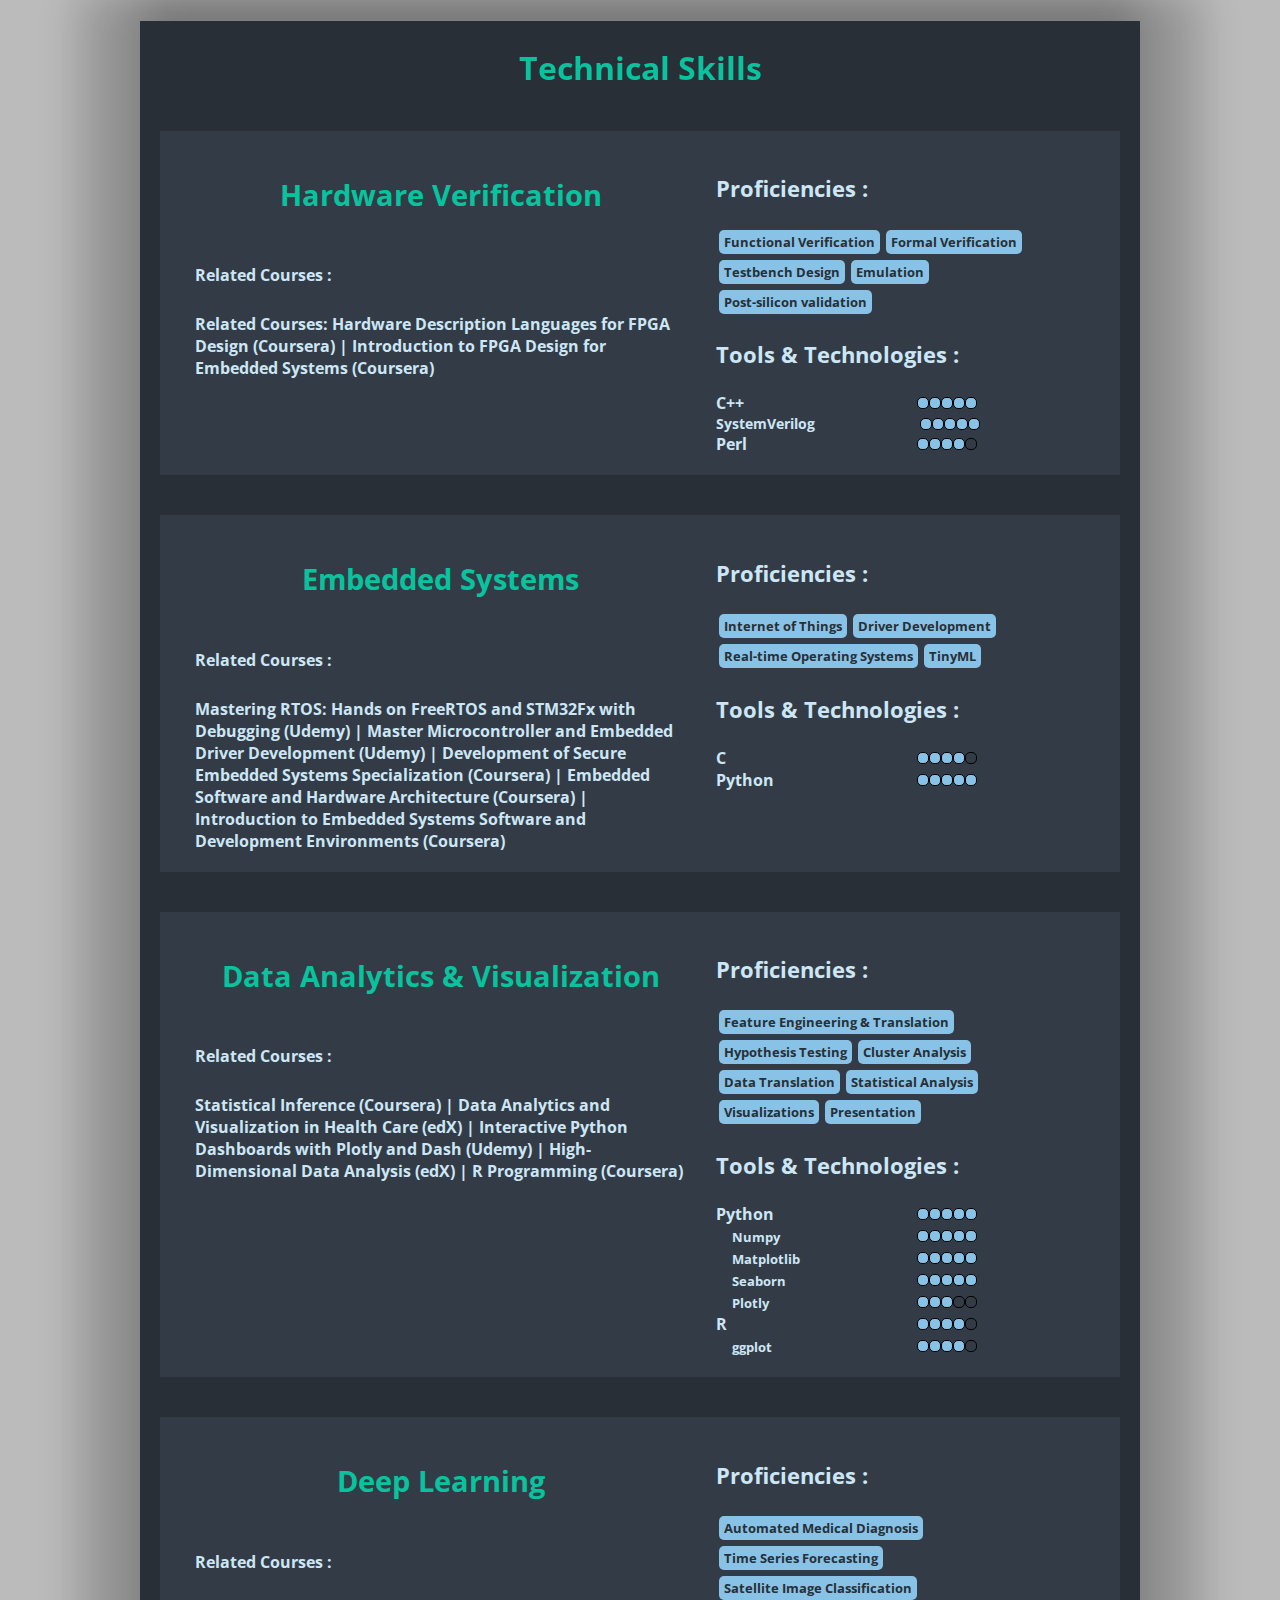
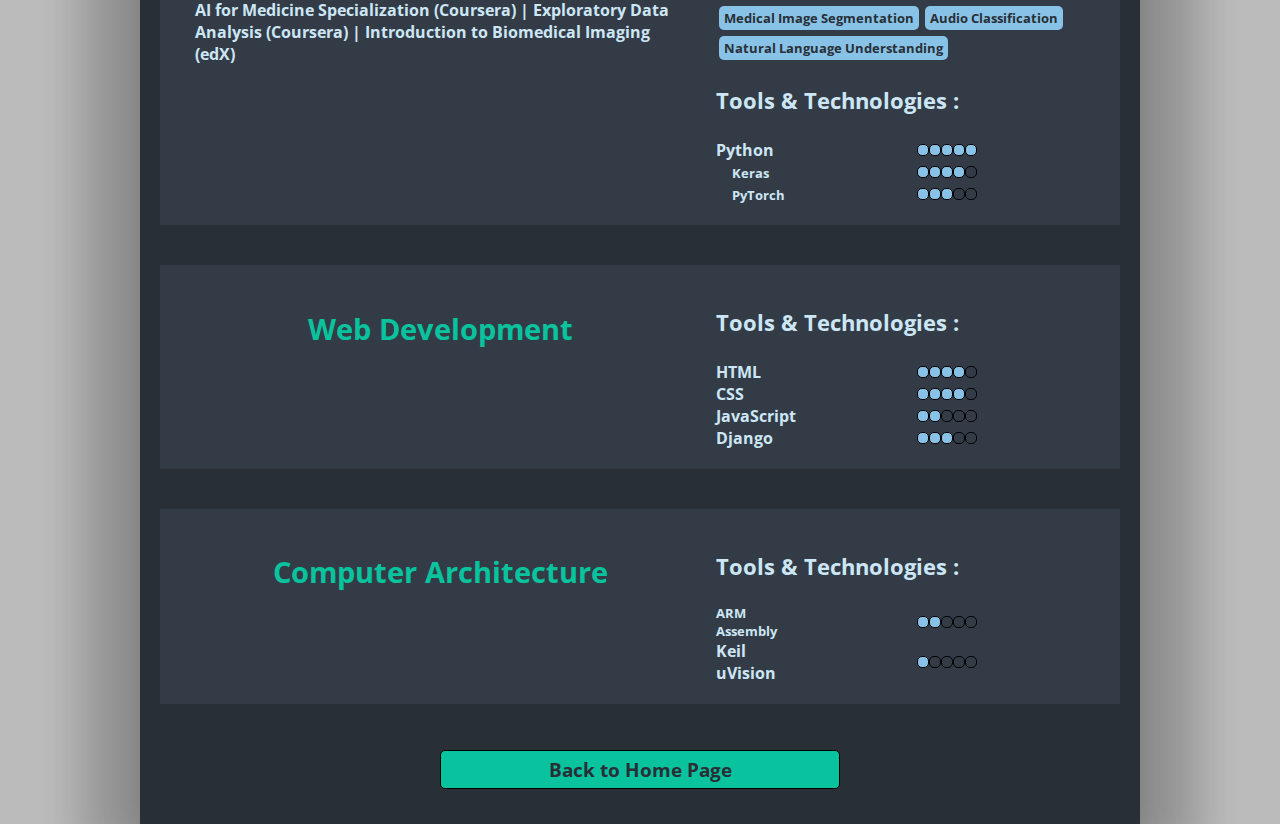
<file: skills.html>
<!DOCTYPE html>
<html lang="en">
<head>
    <title>Sakshat Rao - Technical Skills</title>
    <meta name='description' content="Know more about Sakshat Rao's technical skills, proficiencies and experience with different tools & technologies.">
    <meta name='keywords' content="Sakshat Rao, Sakshat, Rao, NITK Surathkal, NVIDIA, portfolio, skills, technical skills">
    <meta name="author" content="Sakshat Rao">
    <meta name="viewport" content="width=device-width, initial-scale=1.0">
    <meta charset="UTF-8">
    <meta http-equiv="X-UA-Compatible" content="IE=edge">

    <script async src="https://www.googletagmanager.com/gtag/js?id=G-HYM0Z66DQF"></script>
    <script>
        window.dataLayer = window.dataLayer || [];
        function gtag(){dataLayer.push(arguments);}
        gtag('js', new Date());
        gtag('config', 'G-HYM0Z66DQF');
    </script>

    <link rel="stylesheet" type="text/css" href="../CSS/styles.css">
    <link rel="stylesheet" type="text/css" href="../CSS/page.css">

    <!-- Adding website logo -->
    <link rel="shortcut icon" type="image/x-icon" href="https://sakshatrao.github.io/favicon.ico">
    <link rel="apple-touch-icon" sizes="180x180" href="https://sakshatrao.github.io/favicon.ico">
</head>
<body>
    <main id='page_main_body'>
        <h1 class='page_title rainbow'>Technical Skills</h1>
        <div class='blocks'>
            <div class='block'>
                <div class="mainblock">
                    <div class='block_side'>
                        <h2>Hardware Verification</h2>
                        <h5>Related Courses :</h5>
                        <h5 style="margin: 0;">Related Courses: Hardware Description Languages for FPGA Design (Coursera) | Introduction to FPGA Design for Embedded Systems (Coursera)</h5>
                    </div>
                    <div class='block_side' style="flex: 0.75;">
                        <h3>Proficiencies :</h4>
                        <div class="tags">
                            <h5>Functional Verification</h5>
                            <h5>Formal Verification</h5>
                            <h5>Testbench Design</h5>
                            <h5>Emulation</h5>
                            <h5>Post-silicon validation</h5>
                        </div>
                        <h3>Tools & Technologies :</h3>
                        <div class="skill_levels">
                            <div class="skill_level">
                                <h5>C++</h5>
                                <div class='skill_level_circles'>
                                    <div class="skill_level_circle filled"></div><div class="skill_level_circle filled"></div><div class="skill_level_circle filled"></div><div class="skill_level_circle filled"></div><div class="skill_level_circle filled"></div>
                                </div>
                            </div>
                            <div class="skill_level">
                                <h5 style="font-size: 0.9em;">SystemVerilog</h5>
                                <div class='skill_level_circles'>
                                    <div class="skill_level_circle filled"></div><div class="skill_level_circle filled"></div><div class="skill_level_circle filled"></div><div class="skill_level_circle filled"></div><div class="skill_level_circle filled"></div>
                                </div>
                            </div>
                            <div class="skill_level">
                                <h5>Perl</h5>
                                <div class='skill_level_circles'>
                                    <div class="skill_level_circle filled"></div><div class="skill_level_circle filled"></div><div class="skill_level_circle filled"></div><div class="skill_level_circle filled"></div><div class="skill_level_circle empty"></div>
                                </div>
                            </div>
                        </div>
                    </div>
                </div>
            </div>
            <div class='block'>
                <div class="mainblock">
                    <div class='block_side'>
                        <h2>Embedded Systems</h2>
                        <h5>Related Courses :</h5>
                        <h5 style="margin: 0;">Mastering RTOS: Hands on FreeRTOS and STM32Fx with Debugging (Udemy) | Master Microcontroller and Embedded Driver Development (Udemy) | Development of Secure Embedded Systems Specialization (Coursera) | Embedded Software and Hardware Architecture (Coursera) | Introduction to Embedded Systems Software and Development Environments (Coursera)</h5>
                    </div>
                    <div class='block_side' style="flex: 0.75;">
                        <h3>Proficiencies :</h4>
                        <div class="tags">
                            <h5>Internet of Things</h5>
                            <h5>Driver Development</h5>
                            <h5>Real-time Operating Systems</h5>
                            <h5>TinyML</h5>
                        </div>
                        <h3>Tools & Technologies :</h3>
                        <div class="skill_levels">
                            <div class="skill_level">
                                <h5>C</h5>
                                <div class='skill_level_circles'>
                                    <div class="skill_level_circle filled"></div><div class="skill_level_circle filled"></div><div class="skill_level_circle filled"></div><div class="skill_level_circle filled"></div><div class="skill_level_circle empty"></div>
                                </div>
                            </div>
                            <div class="skill_level">
                                <h5>Python</h5>
                                <div class='skill_level_circles'>
                                    <div class="skill_level_circle filled"></div><div class="skill_level_circle filled"></div><div class="skill_level_circle filled"></div><div class="skill_level_circle filled"></div><div class="skill_level_circle filled"></div>
                                </div>
                            </div>
                        </div>
                    </div>
                </div>
            </div>
            <div class='block'>
                <div class="mainblock">
                    <div class='block_side'>
                        <h2>Data Analytics & Visualization</h2>
                        <h5>Related Courses :</h5>
                        <h5 style="margin: 0;">Statistical Inference (Coursera) | Data Analytics and Visualization in Health Care (edX) | Interactive Python Dashboards with Plotly and Dash (Udemy) | High-Dimensional Data Analysis (edX) | R Programming (Coursera)</h5>
                    </div>
                    <div class='block_side' style="flex: 0.75;">
                        <h3>Proficiencies :</h4>
                        <div class="tags">
                            <h5>Feature Engineering & Translation</h5>
                            <h5>Hypothesis Testing</h5>
                            <h5>Cluster Analysis</h5>
                            <h5>Data Translation</h5>
                            <h5>Statistical Analysis</h5>
                            <h5>Visualizations</h5>
                            <h5>Presentation</h5>
                        </div>
                        <h3>Tools & Technologies :</h3>
                        <div class="skill_levels">
                            <div class="skill_level">
                                <h5>Python</h5>
                                <div class='skill_level_circles'>
                                    <div class="skill_level_circle filled"></div><div class="skill_level_circle filled"></div><div class="skill_level_circle filled"></div><div class="skill_level_circle filled"></div><div class="skill_level_circle filled"></div>
                                </div>
                            </div>
                            <div class="skill_level">
                                <h5><small>&emsp; Numpy</small></h5>
                                <div class='skill_level_circles'>
                                    <div class="skill_level_circle filled"></div><div class="skill_level_circle filled"></div><div class="skill_level_circle filled"></div><div class="skill_level_circle filled"></div><div class="skill_level_circle filled"></div>
                                </div>
                            </div>
                            <div class="skill_level">
                                <h5><small>&emsp; Matplotlib</small></h5>
                                <div class='skill_level_circles'>
                                    <div class="skill_level_circle filled"></div><div class="skill_level_circle filled"></div><div class="skill_level_circle filled"></div><div class="skill_level_circle filled"></div><div class="skill_level_circle filled"></div>
                                </div>
                            </div>
                            <div class="skill_level">
                                <h5><small>&emsp; Seaborn</small></h5>
                                <div class='skill_level_circles'>
                                    <div class="skill_level_circle filled"></div><div class="skill_level_circle filled"></div><div class="skill_level_circle filled"></div><div class="skill_level_circle filled"></div><div class="skill_level_circle filled"></div>
                                </div>
                            </div>
                            <div class="skill_level">
                                <h5><small>&emsp; Plotly</small></h5>
                                <div class='skill_level_circles'>
                                    <div class="skill_level_circle filled"></div><div class="skill_level_circle filled"></div><div class="skill_level_circle filled"></div><div class="skill_level_circle empty"></div><div class="skill_level_circle empty"></div>
                                </div>
                            </div>
                            <div class="skill_level">
                                <h5>R</h5>
                                <div class='skill_level_circles'>
                                    <div class="skill_level_circle filled"></div><div class="skill_level_circle filled"></div><div class="skill_level_circle filled"></div><div class="skill_level_circle filled"></div><div class="skill_level_circle empty"></div>
                                </div>
                            </div>
                            <div class="skill_level">
                                <h5><small>&emsp; ggplot</small></h5>
                                <div class='skill_level_circles'>
                                    <div class="skill_level_circle filled"></div><div class="skill_level_circle filled"></div><div class="skill_level_circle filled"></div><div class="skill_level_circle filled"></div><div class="skill_level_circle empty"></div>
                                </div>
                            </div>
                        </div>
                    </div>
                </div>
            </div>
            <div class='block'>
                <div class="mainblock">
                    <div class='block_side'>
                        <h2>Deep Learning</h2>
                        <h5>Related Courses :</h5>
                        <h5 style="margin: 0;">AI for Medicine Specialization (Coursera) | Exploratory Data Analysis (Coursera) | Introduction to Biomedical Imaging (edX)</h5>
                    </div>
                    <div class='block_side' style="flex: 0.75;">
                        <h3>Proficiencies :</h4>
                        <div class="tags">
                            <h5>Automated Medical Diagnosis</h5>
                            <h5>Time Series Forecasting</h5>
                            <h5>Satellite Image Classification</h5>
                            <h5>Medical Image Segmentation</h5>
                            <h5>Audio Classification</h5>
                            <h5>Natural Language Understanding</h5>
                        </div>
                        <h3>Tools & Technologies :</h3>
                        <div class="skill_levels">
                            <div class="skill_level">
                                <h5>Python</h5>
                                <div class='skill_level_circles'>
                                    <div class="skill_level_circle filled"></div><div class="skill_level_circle filled"></div><div class="skill_level_circle filled"></div><div class="skill_level_circle filled"></div><div class="skill_level_circle filled"></div>
                                </div>
                            </div>
                            <div class="skill_level">
                                <h5><small>&emsp; Keras</small></h5>
                                <div class='skill_level_circles'>
                                    <div class="skill_level_circle filled"></div><div class="skill_level_circle filled"></div><div class="skill_level_circle filled"></div><div class="skill_level_circle filled"></div><div class="skill_level_circle empty"></div>
                                </div>
                            </div>
                            <div class="skill_level">
                                <h5><small>&emsp; PyTorch</small></h5>
                                <div class='skill_level_circles'>
                                    <div class="skill_level_circle filled"></div><div class="skill_level_circle filled"></div><div class="skill_level_circle filled"></div><div class="skill_level_circle empty"></div><div class="skill_level_circle empty"></div>
                                </div>
                            </div>
                        </div>
                    </div>
                </div>
            </div>
            <div class='block'>
                <div class="mainblock">
                    <div class='block_side'>
                        <h2>Web Development</h2>
                    </div>
                    <div class='block_side' style="flex: 0.75;">
                        <h3>Tools & Technologies :</h3>
                        <div class="skill_levels">
                            <div class="skill_level">
                                <h5>HTML</h5>
                                <div class='skill_level_circles'>
                                    <div class="skill_level_circle filled"></div><div class="skill_level_circle filled"></div><div class="skill_level_circle filled"></div><div class="skill_level_circle filled"></div><div class="skill_level_circle empty"></div>
                                </div>
                            </div>
                            <div class="skill_level">
                                <h5>CSS</h5>
                                <div class='skill_level_circles'>
                                    <div class="skill_level_circle filled"></div><div class="skill_level_circle filled"></div><div class="skill_level_circle filled"></div><div class="skill_level_circle filled"></div><div class="skill_level_circle empty"></div>
                                </div>
                            </div>
                            <div class="skill_level">
                                <h5>JavaScript</h5>
                                <div class='skill_level_circles'>
                                    <div class="skill_level_circle filled"></div><div class="skill_level_circle filled"></div><div class="skill_level_circle empty"></div><div class="skill_level_circle empty"></div><div class="skill_level_circle empty"></div>
                                </div>
                            </div>
                            <div class="skill_level">
                                <h5>Django</h5>
                                <div class='skill_level_circles'>
                                    <div class="skill_level_circle filled"></div><div class="skill_level_circle filled"></div><div class="skill_level_circle filled"></div><div class="skill_level_circle empty"></div><div class="skill_level_circle empty"></div>
                                </div>
                            </div>
                        </div>
                    </div>
                </div>
            </div>
            <div class='block'>
                <div class="mainblock">
                    <div class='block_side'>
                        <h2>Computer Architecture</h2>
                    </div>
                    <div class='block_side' style="flex: 0.75;">
                        <h3>Tools & Technologies :</h3>
                        <div class="skill_levels">
                            <div class="skill_level">
                                <h5 style="font-size: 0.82em;">ARM Assembly</h5>
                                <div class='skill_level_circles'>
                                    <div class="skill_level_circle filled"></div><div class="skill_level_circle filled"></div><div class="skill_level_circle empty"></div><div class="skill_level_circle empty"></div><div class="skill_level_circle empty"></div>
                                </div>
                            </div>
                            <div class="skill_level">
                                <h5>Keil uVision</h5>
                                <div class='skill_level_circles'>
                                    <div class="skill_level_circle filled"></div><div class="skill_level_circle empty"></div><div class="skill_level_circle empty"></div><div class="skill_level_circle empty"></div><div class="skill_level_circle empty"></div>
                                </div>
                            </div>
                        </div>
                    </div>
                </div>
            </div>
        </div>
        <div class="go_back">
            <a href="../index.html#skills"><h4>Back to Home Page</h4></a>
        </div>
    </main>
</body>
</file>
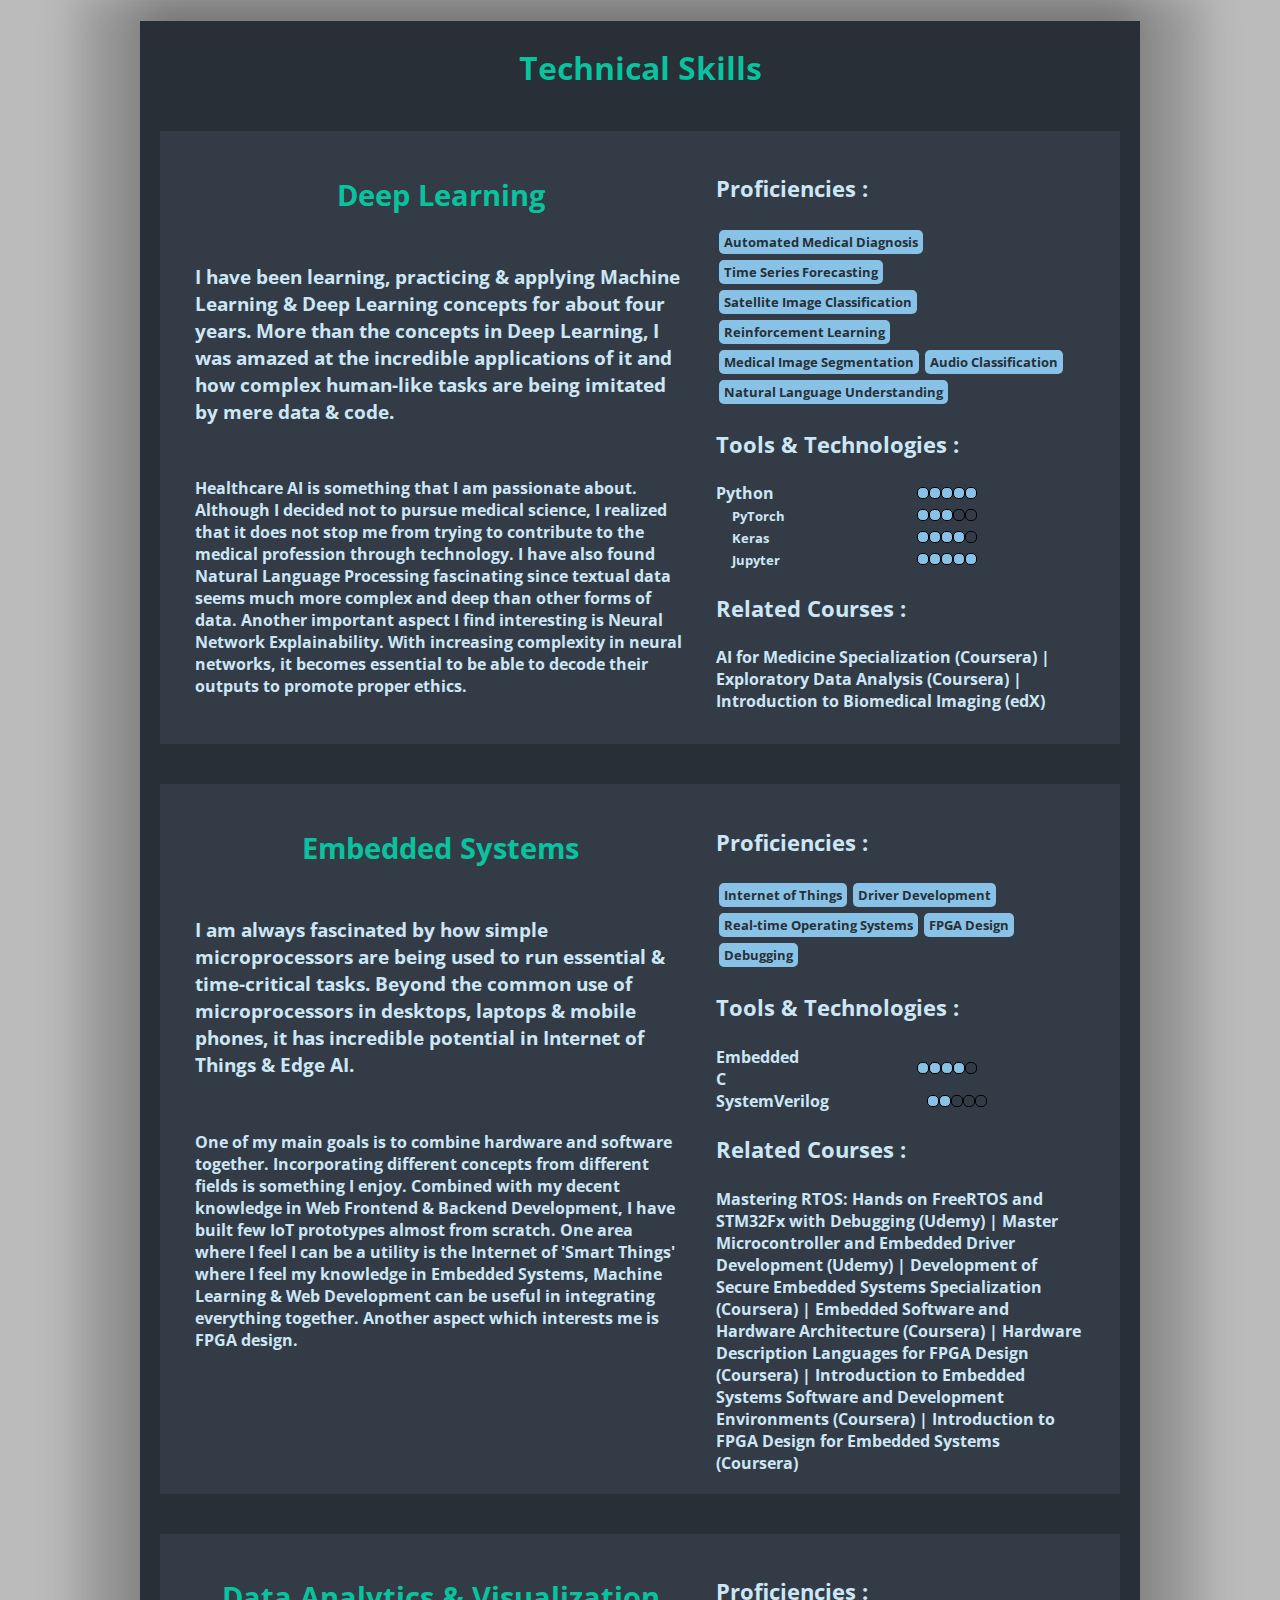
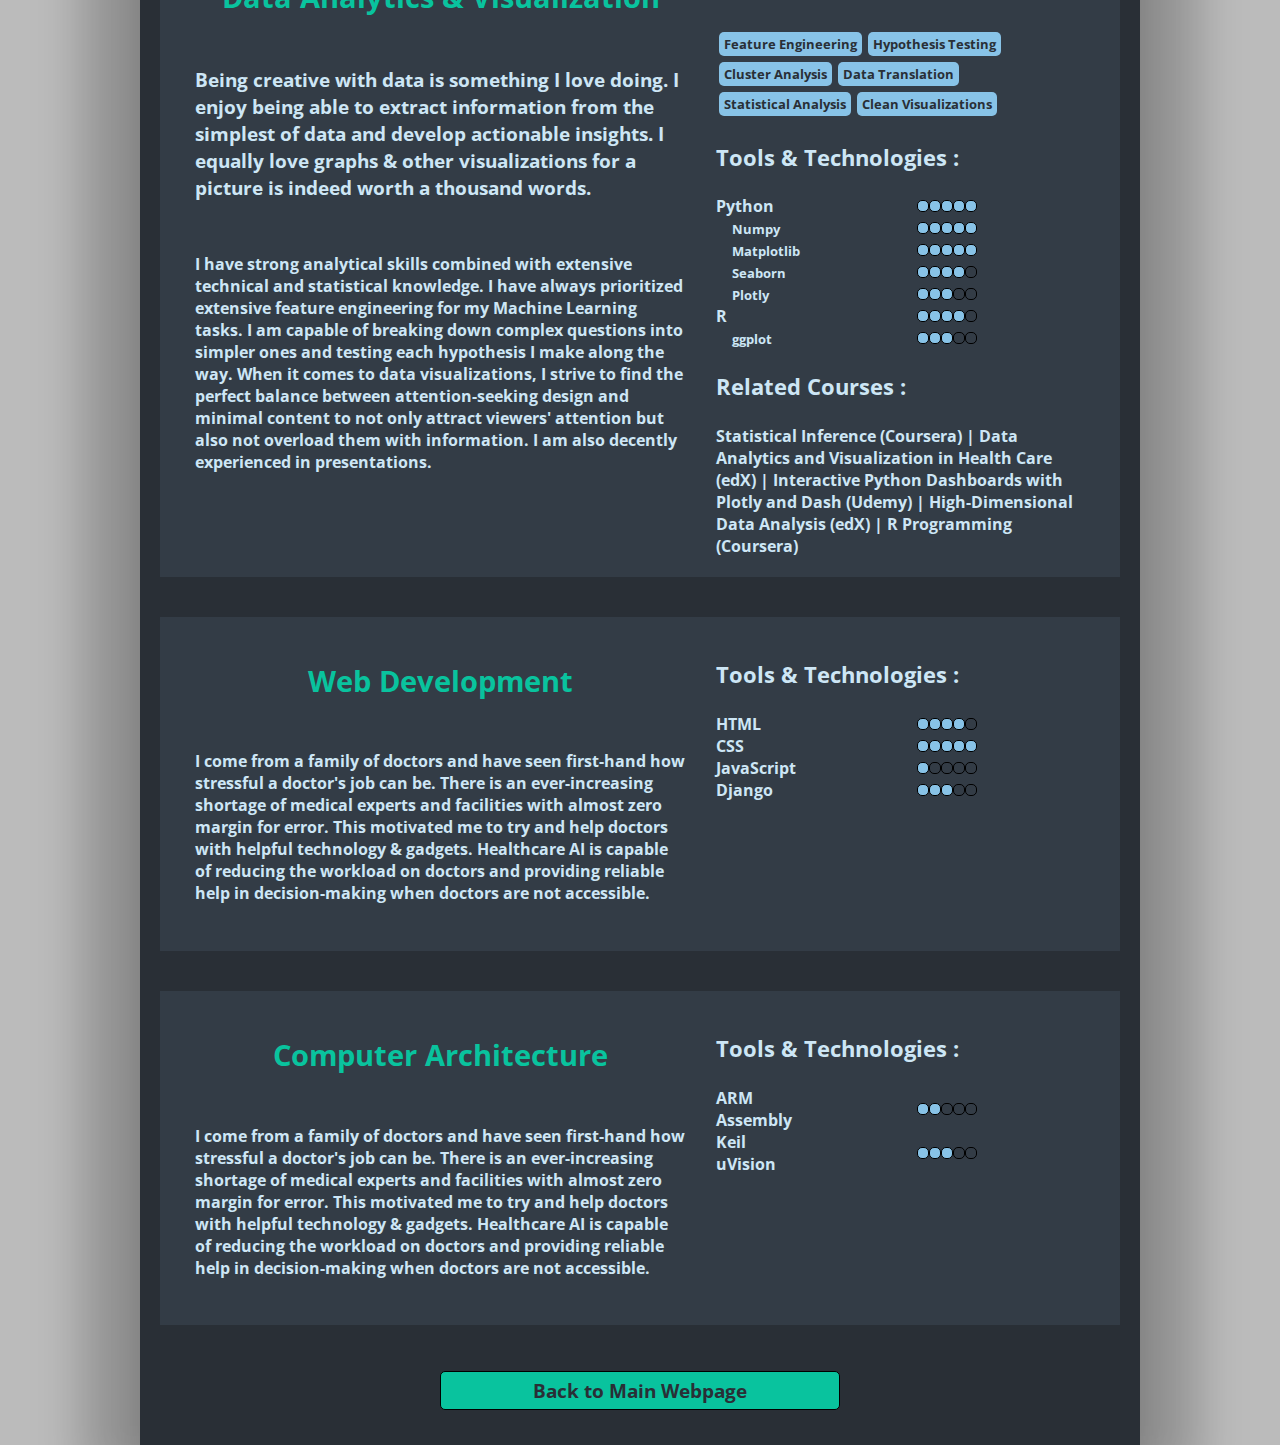
<file: Pages/skills.html>
<!DOCTYPE html>
<html lang="en">
<head>
    <meta name="viewport" content="width=device-width, initial-scale=1.0">
    <meta charset="UTF-8">
    <meta http-equiv="X-UA-Compatible" content="IE=edge">

    <script async src="https://www.googletagmanager.com/gtag/js?id=G-HYM0Z66DQF"></script>
    <script>
        window.dataLayer = window.dataLayer || [];
        function gtag(){dataLayer.push(arguments);}
        gtag('js', new Date());
        gtag('config', 'G-HYM0Z66DQF');
    </script>

    <link rel="stylesheet" type="text/css" href="../CSS/styles.css">
    <link rel="stylesheet" type="text/css" href="../CSS/page.css">
</head>
<body>
    <main>
        <h1 class='page_title rainbow'>Technical Skills</h1>
        <div class='blocks'>
            <div class='block'>
                <div class="mainblock">
                    <div class='block_side'>
                        <h2>Deep Learning</h2>
                        <h4>I have been learning, practicing & applying Machine Learning & Deep Learning concepts for about four years. More than the concepts in Deep Learning, I was amazed at the incredible applications of it and how complex human-like tasks are being imitated by mere data & code.</h4>
                        <h5>Healthcare AI is something that I am passionate about. Although I decided not to pursue medical science, I realized that it does not stop me from trying to contribute to the medical profession through technology. I have also found Natural Language Processing fascinating since textual data seems much more complex and deep than other forms of data. Another important aspect I find interesting is Neural Network Explainability. With increasing complexity in neural networks, it becomes essential to be able to decode their outputs to promote proper ethics.</h5>
                    </div>
                    <div class='block_side' style="flex: 0.75;">
                        <h3>Proficiencies :</h4>
                        <div class="tags">
                            <h5>Automated Medical Diagnosis</h5>
                            <h5>Time Series Forecasting</h5>
                            <h5>Satellite Image Classification</h5>
                            <h5>Reinforcement Learning</h5>
                            <h5>Medical Image Segmentation</h5>
                            <h5>Audio Classification</h5>
                            <h5>Natural Language Understanding</h5>
                        </div>
                        <h3>Tools & Technologies :</h3>
                        <div class="skill_levels">
                            <div class="skill_level">
                                <h5>Python</h5>
                                <div class='skill_level_circles'>
                                    <div class="skill_level_circle filled"></div><div class="skill_level_circle filled"></div><div class="skill_level_circle filled"></div><div class="skill_level_circle filled"></div><div class="skill_level_circle filled"></div>
                                </div>
                            </div>
                            <div class="skill_level">
                                <h5><small>&emsp; PyTorch</small></h5>
                                <div class='skill_level_circles'>
                                    <div class="skill_level_circle filled"></div><div class="skill_level_circle filled"></div><div class="skill_level_circle filled"></div><div class="skill_level_circle empty"></div><div class="skill_level_circle empty"></div>
                                </div>
                            </div>
                            <div class="skill_level">
                                <h5><small>&emsp; Keras</small></h5>
                                <div class='skill_level_circles'>
                                    <div class="skill_level_circle filled"></div><div class="skill_level_circle filled"></div><div class="skill_level_circle filled"></div><div class="skill_level_circle filled"></div><div class="skill_level_circle empty"></div>
                                </div>
                            </div>
                            <div class="skill_level">
                                <h5><small>&emsp; Jupyter</small></h5>
                                <div class='skill_level_circles'>
                                    <div class="skill_level_circle filled"></div><div class="skill_level_circle filled"></div><div class="skill_level_circle filled"></div><div class="skill_level_circle filled"></div><div class="skill_level_circle filled"></div>
                                </div>
                            </div>
                        </div>
                        <h3>Related Courses :</h3>
                        <h5 style="margin: 0;">AI for Medicine Specialization (Coursera) | Exploratory Data Analysis (Coursera) | Introduction to Biomedical Imaging (edX)</h5>
                    </div>
                </div>
            </div>
            <div class='block'>
                <div class="mainblock">
                    <div class='block_side'>
                        <h2>Embedded Systems</h2>
                        <h4>I am always fascinated by how simple microprocessors are being used to run essential & time-critical tasks. Beyond the common use of microprocessors in desktops, laptops & mobile phones, it has incredible potential in Internet of Things & Edge AI.</h4>
                        <h5>One of my main goals is to combine hardware and software together. Incorporating different concepts from different fields is something I enjoy. Combined with my decent knowledge in Web Frontend & Backend Development, I have built few IoT prototypes almost from scratch. One area where I feel I can be a utility is the Internet of 'Smart Things' where I feel my knowledge in Embedded Systems, Machine Learning & Web Development can be useful in integrating everything together. Another aspect which interests me is FPGA design.</h5>
                    </div>
                    <div class='block_side' style="flex: 0.75;">
                        <h3>Proficiencies :</h4>
                        <div class="tags">
                            <h5>Internet of Things</h5>
                            <h5>Driver Development</h5>
                            <h5>Real-time Operating Systems</h5>
                            <h5>FPGA Design</h5>
                            <h5>Debugging</h5>
                        </div>
                        <h3>Tools & Technologies :</h3>
                        <div class="skill_levels">
                            <div class="skill_level">
                                <h5>Embedded C</h5>
                                <div class='skill_level_circles'>
                                    <div class="skill_level_circle filled"></div><div class="skill_level_circle filled"></div><div class="skill_level_circle filled"></div><div class="skill_level_circle filled"></div><div class="skill_level_circle empty"></div>
                                </div>
                            </div>
                            <div class="skill_level">
                                <h5>SystemVerilog</h5>
                                <div class='skill_level_circles'>
                                    <div class="skill_level_circle filled"></div><div class="skill_level_circle filled"></div><div class="skill_level_circle empty"></div><div class="skill_level_circle empty"></div><div class="skill_level_circle empty"></div>
                                </div>
                            </div>
                        </div>
                        <h3>Related Courses :</h3>
                        <h5 style="margin: 0;">Mastering RTOS: Hands on FreeRTOS and STM32Fx with Debugging (Udemy) | Master Microcontroller and Embedded Driver Development (Udemy) | Development of Secure Embedded Systems Specialization (Coursera) | Embedded Software and Hardware Architecture (Coursera) | Hardware Description Languages for FPGA Design (Coursera) | Introduction to Embedded Systems Software and Development Environments (Coursera) | Introduction to FPGA Design for Embedded Systems (Coursera)</h5>
                    </div>
                </div>
            </div>
            <div class='block'>
                <div class="mainblock">
                    <div class='block_side'>
                        <h2>Data Analytics & Visualization</h2>
                        <h4>Being creative with data is something I love doing. I enjoy being able to extract information from the simplest of data and develop actionable insights. I equally love graphs & other visualizations for a picture is indeed worth a thousand words.</h4>
                        <h5>I have strong analytical skills combined with extensive technical and statistical knowledge. I have always prioritized extensive feature engineering for my Machine Learning tasks. I am capable of breaking down complex questions into simpler ones and testing each hypothesis I make along the way. When it comes to data visualizations, I strive to find the perfect balance between attention-seeking design and minimal content to not only attract viewers' attention but also not overload them with information. I am also decently experienced in presentations.</h5>
                    </div>
                    <div class='block_side' style="flex: 0.75;">
                        <h3>Proficiencies :</h4>
                        <div class="tags">
                            <h5>Feature Engineering</h5>
                            <h5>Hypothesis Testing</h5>
                            <h5>Cluster Analysis</h5>
                            <h5>Data Translation</h5>
                            <h5>Statistical Analysis</h5>
                            <h5>Clean Visualizations</h5>
                        </div>
                        <h3>Tools & Technologies :</h3>
                        <div class="skill_levels">
                            <div class="skill_level">
                                <h5>Python</h5>
                                <div class='skill_level_circles'>
                                    <div class="skill_level_circle filled"></div><div class="skill_level_circle filled"></div><div class="skill_level_circle filled"></div><div class="skill_level_circle filled"></div><div class="skill_level_circle filled"></div>
                                </div>
                            </div>
                            <div class="skill_level">
                                <h5><small>&emsp; Numpy</small></h5>
                                <div class='skill_level_circles'>
                                    <div class="skill_level_circle filled"></div><div class="skill_level_circle filled"></div><div class="skill_level_circle filled"></div><div class="skill_level_circle filled"></div><div class="skill_level_circle filled"></div>
                                </div>
                            </div>
                            <div class="skill_level">
                                <h5><small>&emsp; Matplotlib</small></h5>
                                <div class='skill_level_circles'>
                                    <div class="skill_level_circle filled"></div><div class="skill_level_circle filled"></div><div class="skill_level_circle filled"></div><div class="skill_level_circle filled"></div><div class="skill_level_circle filled"></div>
                                </div>
                            </div>
                            <div class="skill_level">
                                <h5><small>&emsp; Seaborn</small></h5>
                                <div class='skill_level_circles'>
                                    <div class="skill_level_circle filled"></div><div class="skill_level_circle filled"></div><div class="skill_level_circle filled"></div><div class="skill_level_circle filled"></div><div class="skill_level_circle empty"></div>
                                </div>
                            </div>
                            <div class="skill_level">
                                <h5><small>&emsp; Plotly</small></h5>
                                <div class='skill_level_circles'>
                                    <div class="skill_level_circle filled"></div><div class="skill_level_circle filled"></div><div class="skill_level_circle filled"></div><div class="skill_level_circle empty"></div><div class="skill_level_circle empty"></div>
                                </div>
                            </div>
                            <div class="skill_level">
                                <h5>R</h5>
                                <div class='skill_level_circles'>
                                    <div class="skill_level_circle filled"></div><div class="skill_level_circle filled"></div><div class="skill_level_circle filled"></div><div class="skill_level_circle filled"></div><div class="skill_level_circle empty"></div>
                                </div>
                            </div>
                            <div class="skill_level">
                                <h5><small>&emsp; ggplot</small></h5>
                                <div class='skill_level_circles'>
                                    <div class="skill_level_circle filled"></div><div class="skill_level_circle filled"></div><div class="skill_level_circle filled"></div><div class="skill_level_circle empty"></div><div class="skill_level_circle empty"></div>
                                </div>
                            </div>
                        </div>
                        <h3>Related Courses :</h3>
                        <h5 style="margin: 0;">Statistical Inference (Coursera) | Data Analytics and Visualization in Health Care (edX) | Interactive Python Dashboards with Plotly and Dash (Udemy) | High-Dimensional Data Analysis (edX) | R Programming (Coursera)</h5>
                    </div>
                </div>
            </div>
            <div class='block'>
                <div class="mainblock">
                    <div class='block_side'>
                        <h2>Web Development</h2>
                        <h5>I come from a family of doctors and have seen first-hand how stressful a doctor's job can be. There is an ever-increasing shortage of medical experts and facilities with almost zero margin for error. This motivated me to try and help doctors with helpful technology & gadgets. Healthcare AI is capable of reducing the workload on doctors and providing reliable help in decision-making when doctors are not accessible.</h5>
                    </div>
                    <div class='block_side' style="flex: 0.75;">
                        <h3>Tools & Technologies :</h3>
                        <div class="skill_levels">
                            <div class="skill_level">
                                <h5>HTML</h5>
                                <div class='skill_level_circles'>
                                    <div class="skill_level_circle filled"></div><div class="skill_level_circle filled"></div><div class="skill_level_circle filled"></div><div class="skill_level_circle filled"></div><div class="skill_level_circle empty"></div>
                                </div>
                            </div>
                            <div class="skill_level">
                                <h5>CSS</h5>
                                <div class='skill_level_circles'>
                                    <div class="skill_level_circle filled"></div><div class="skill_level_circle filled"></div><div class="skill_level_circle filled"></div><div class="skill_level_circle filled"></div><div class="skill_level_circle filled"></div>
                                </div>
                            </div>
                            <div class="skill_level">
                                <h5>JavaScript</h5>
                                <div class='skill_level_circles'>
                                    <div class="skill_level_circle filled"></div><div class="skill_level_circle empty"></div><div class="skill_level_circle empty"></div><div class="skill_level_circle empty"></div><div class="skill_level_circle empty"></div>
                                </div>
                            </div>
                            <div class="skill_level">
                                <h5>Django</h5>
                                <div class='skill_level_circles'>
                                    <div class="skill_level_circle filled"></div><div class="skill_level_circle filled"></div><div class="skill_level_circle filled"></div><div class="skill_level_circle empty"></div><div class="skill_level_circle empty"></div>
                                </div>
                            </div>
                        </div>
                    </div>
                </div>
            </div>
            <div class='block'>
                <div class="mainblock">
                    <div class='block_side'>
                        <h2>Computer Architecture</h2>
                        <h5>I come from a family of doctors and have seen first-hand how stressful a doctor's job can be. There is an ever-increasing shortage of medical experts and facilities with almost zero margin for error. This motivated me to try and help doctors with helpful technology & gadgets. Healthcare AI is capable of reducing the workload on doctors and providing reliable help in decision-making when doctors are not accessible.</h5>
                    </div>
                    <div class='block_side' style="flex: 0.75;">
                        <h3>Tools & Technologies :</h3>
                        <div class="skill_levels">
                            <div class="skill_level">
                                <h5>ARM Assembly</h5>
                                <div class='skill_level_circles'>
                                    <div class="skill_level_circle filled"></div><div class="skill_level_circle filled"></div><div class="skill_level_circle empty"></div><div class="skill_level_circle empty"></div><div class="skill_level_circle empty"></div>
                                </div>
                            </div>
                            <div class="skill_level">
                                <h5>Keil uVision</h5>
                                <div class='skill_level_circles'>
                                    <div class="skill_level_circle filled"></div><div class="skill_level_circle filled"></div><div class="skill_level_circle filled"></div><div class="skill_level_circle empty"></div><div class="skill_level_circle empty"></div>
                                </div>
                            </div>
                        </div>
                    </div>
                </div>
            </div>
        </div>
        <div class="go_back">
            <a href="../index.html#skills"><h4>Back to Main Webpage</h4></a>
        </div>
    </main>
</body>
</file>
<file: CSS/styles.css>
@import url('https://fonts.googleapis.com/css2?family=Open+Sans:wght@300&display=swap');

:root {
    --complColor: #09C39E;
    --complLightColor: #0BEABD;
    --bgColor: #292f36;
    --textColor: #CDE6F5;
    --cardMediumColor: #8DA7BE30;
    --cardDarkColor: #99CBEB17;
    --buttonColor: #88C3E7;

    --fontFactor_Mobile: 0.7;
    --fontFactor_SmallMobile: 0.65;
    --fontFactor_RotTablet: 0.7;
    --fontFactor_Tablet: 0.75;
    --fontFactor_SmallDesktop: 0.8;
    --fontFactor_Desktop: 0.9;
    --fontFactor_RotMobile: 0.6;
}

/* Style is assumed for width<768 and height>768 */

a {
    -webkit-tap-highlight-color: transparent;
}

body {
    font-family: 'Open Sans', sans-serif;
    margin: 0;
    height: auto;
    background-color: var(--bgColor);
    color: var(--complColor);
}

main {
    max-width: 1200px;
    margin: 0 auto;
    background-color: var(--bgColor);
    box-shadow: 30px 0px 40px 30px rgba(0, 0, 0, 0.2),
    -30px 0px 40px 30px rgba(0, 0, 0, 0.2);
}

img {
    display: block;
}

.page {
    padding-top: 10vh;
    height: 90vh;
    width: 100%;
    display: flex;
    align-items: center;
    justify-content: center;
    flex-direction: column;
    text-align: center;
    flex: 1;
}

.page_content {
    display: flex;
    flex-direction: column;
    justify-content: center;
}

/* Reducing font sizes */
main h1 {
    font-size: calc(2.5rem * var(--fontFactor_Mobile));
}
main h2 {
    font-size: calc(2rem * var(--fontFactor_Mobile));
}
main h3 {
    font-size: calc(1.75rem * var(--fontFactor_Mobile));
}
main h4 {
    font-size: calc(1.5rem * var(--fontFactor_Mobile));
}
main h5 {
    font-size: calc(1.25rem * var(--fontFactor_Mobile));
}
main p {
    font-size: calc(1rem * var(--fontFactor_Mobile));
}

.page_content {
    width: 90%;
    height: 78vh;
}

.rainbow {
    background-image: -webkit-linear-gradient(-45deg, var(--complColor) 5%, var(--textColor) 10%, var(--complColor) 15%);
    color:transparent;
    -webkit-background-clip: text;
    background-clip: text;
    -webkit-animation: animatedBackground 55s linear infinite;
    animation: animatedBackground 55s linear infinite;
}

.know_more {
    display: none;
}

#projects_content .know_more, #achievements_content .know_more {
    right: 5%;
}

/* Animation rainbow background */
@-webkit-keyframes animatedBackground {
    0% { background-position: 0 }
    100% { background-position: 5000px }
}

@keyframes animatedBackground {
    0% { background-position: 0 }
    100% { background-position: 5000px }
}

/* Small Mobile */
@media screen and (max-width: 374px) and (min-height: 500px) {
    /* Reducing font sizes */
    main h1 {
        font-size: calc(2.5rem * var(--fontFactor_SmallMobile));
    }
    main h2 {
        font-size: calc(2rem * var(--fontFactor_SmallMobile));
    }
    main h3 {
        font-size: calc(1.75rem * var(--fontFactor_SmallMobile));
    }
    main h4 {
        font-size: calc(1.5rem * var(--fontFactor_SmallMobile));
    }
    main h5 {
        font-size: calc(1.25rem * var(--fontFactor_SmallMobile));
    }
    main p {
        font-size: calc(1rem * var(--fontFactor_SmallMobile));
    }

    .page_content {
        width: 90%;
        height: 78vh;
    }
}

/* Rotated Tablet */
@media screen and (min-width: 600px) and (max-width: 1199px) and (min-height: 500px) and (max-height: 899px) {
    /* Reducing font sizes */
    main h1 {
        font-size: calc(2.5rem * var(--fontFactor_RotTablet));
    }
    main h2 {
        font-size: calc(2.25rem * var(--fontFactor_RotTablet));
    }
    main h3 {
        font-size: calc(1.75rem * var(--fontFactor_RotTablet));
    }
    main h4 {
        font-size: calc(1.5rem * var(--fontFactor_RotTablet));
    }
    main h5 {
        font-size: calc(1.25rem * var(--fontFactor_RotTablet));
    }
    main p {
        font-size: calc(1rem * var(--fontFactor_RotTablet));
    }

    .rainbow {
        -webkit-animation: animatedBackground 30s linear infinite;
        animation: animatedBackground 30s linear infinite;
    }
}

/* Tablet */
@media screen and (min-width: 600px) and (max-width: 1199px) and (min-height: 900px) {
    /* Reducing font sizes */
    main h1 {
        font-size: calc(2.5rem * var(--fontFactor_Tablet));
    }
    main h2 {
        font-size: calc(2.25rem * var(--fontFactor_Tablet));
    }
    main h3 {
        font-size: calc(1.75rem * var(--fontFactor_Tablet));
    }
    main h4 {
        font-size: calc(1.5rem * var(--fontFactor_Tablet));
    }
    main h5 {
        font-size: calc(1.25rem * var(--fontFactor_Tablet));
    }
    main p {
        font-size: calc(1rem * var(--fontFactor_Tablet));
    }

    .rainbow {
        -webkit-animation: animatedBackground 30s linear infinite;
        animation: animatedBackground 30s linear infinite;
    }
}

/* Small Desktop */
@media screen and (min-width:1200px) and (max-width:1899px) {
    /* Fitting pages to entire height */
    /* Removing padding at the top since no extra space is required at the bottom */
    .page {
        height: 100vh;
        padding-top: 0vh !important;
    }

    main {
        max-width: 1000px;
    }

    /* Reducing font sizes */
    main h1 {
        font-size: calc(2.5rem * var(--fontFactor_SmallDesktop));
    }
    main h2 {
        font-size: calc(2.25rem * var(--fontFactor_SmallDesktop));
    }
    main h3 {
        font-size: calc(1.75rem * var(--fontFactor_SmallDesktop));
    }
    main h4 {
        font-size: calc(1.5rem * var(--fontFactor_SmallDesktop));
    }
    main h5 {
        font-size: calc(1.25rem * var(--fontFactor_SmallDesktop));
    }
    main p {
        font-size: calc(1rem * var(--fontFactor_SmallDesktop));
    }

    body {
        background-color: #bbbbbb;
    }

    .rainbow {
        -webkit-animation: animatedBackground 30s linear infinite;
        animation: animatedBackground 30s linear infinite;
    }

    .know_more {
        display: flex;
        flex-direction: row;
        justify-content: flex-end;
        position: relative;
        right: 0px;
        margin-top: 10px;
    }

    .know_more a {
        width: 30px;
        height: 30px;
        text-decoration: none;
        color: var(--buttonColor);
        padding: 0;
        border: 2px solid var(--buttonColor);
        border-radius: 17px;
    }

    .know_more a p {
        margin: 0 auto;
        width: 100%;
        height: 100%;
        font-size: calc(1rem * var(--fontFactor_SmallDesktop) * 1.5);
        font-weight: bolder;
    }

    .tooltip {
        position: relative;
        display: inline-block;
        border-bottom: 1px dotted black;
    }
    
    .tooltip .tooltiptext {
        visibility: hidden;
        width: 120px;
        background-color: var(--buttonColor);
        color: var(--bgColor);
        text-align: center;
        border-radius: 6px;
        padding: 5px;
        position: absolute;
        z-index: 1;
        top: -5px;
        right: 125%;
    }
    
    .tooltip .tooltiptext::after {
        content: "";
        position: absolute;
        top: 50%;
        left: 100%;
        margin-top: -5px;
        border-width: 5px;
        border-style: solid;
        border-color: transparent transparent transparent var(--buttonColor);
    }
    .tooltip:hover .tooltiptext {
        visibility: visible;
    }
}

/* Desktop */
@media screen and (min-width:1900px) {
    /* Fitting pages to entire height */
    /* Removing padding at the top since no extra space is required at the bottom */
    .page {
        height: 100vh;
        padding-top: 0vh !important;
    }

    /* Reducing font sizes */
    main h1 {
        font-size: calc(2.5rem * var(--fontFactor_Desktop));
    }
    main h2 {
        font-size: calc(2.25rem * var(--fontFactor_Desktop));
    }
    main h3 {
        font-size: calc(1.75rem * var(--fontFactor_Desktop));
    }
    main h4 {
        font-size: calc(1.5rem * var(--fontFactor_Desktop));
    }
    main h5 {
        font-size: calc(1.25rem * var(--fontFactor_Desktop));
    }
    main p {
        font-size: calc(1rem * var(--fontFactor_Desktop));
    }

    body {
        background-color: #bbbbbb;
    }

    .rainbow {
        -webkit-animation: animatedBackground 30s linear infinite;
        animation: animatedBackground 30s linear infinite;
    }

    .know_more {
        display: flex;
        flex-direction: row;
        justify-content: flex-end;
        position: relative;
        right: 0px;
        margin-top: 10px;
    }

    .know_more a {
        width: 30px;
        height: 30px;
        text-decoration: none;
        /* background-color: var(--complColor); */
        color: var(--buttonColor);
        /* padding: 2px 5px; */
        padding: 0;
        border: 2px solid var(--buttonColor);
        border-radius: 17px;
    }

    .know_more a p {
        margin: 0 auto;
        width: 100%;
        height: 100%;
        font-size: calc(1rem * var(--fontFactor_Desktop) * 1.5);
        font-weight: bolder;
    }

    .tooltip {
        position: relative;
        display: inline-block;
        border-bottom: 1px dotted black;
    }
    
    .tooltip .tooltiptext {
        visibility: hidden;
        width: 120px;
        background-color: var(--buttonColor);
        /* border: 1px solid var(--complColor); */
        color: var(--bgColor);
        text-align: center;
        border-radius: 6px;
        padding: 5px;
        position: absolute;
        z-index: 1;
        top: -5px;
        right: 125%;
    }
    
    .tooltip .tooltiptext::after {
        content: "";
        position: absolute;
        top: 50%;
        left: 100%;
        margin-top: -5px;
        border-width: 5px;
        border-style: solid;
        border-color: transparent transparent transparent var(--buttonColor);
    }
    .tooltip:hover .tooltiptext {
        visibility: visible;
    }
}

/* Rotated mobile */
@media screen and (max-height: 499px) and (max-width: 1199px) {
    /* Reducing font sizes */
    main h1 {
        font-size: calc(2.5rem * var(--fontFactor_RotMobile));
    }
    main h2 {
        font-size: calc(2rem * var(--fontFactor_RotMobile));
    }
    main h3 {
        font-size: calc(1.75rem * var(--fontFactor_RotMobile));
    }
    main h4 {
        font-size: calc(1.5rem * var(--fontFactor_RotMobile));
    }
    main h5 {
        font-size: calc(1.25rem * var(--fontFactor_RotMobile));
    }
    main p {
        font-size: calc(1rem * var(--fontFactor_RotMobile));
    }

    .page {
        width: 100%;
        margin: auto;
    }

    .page_content {
        height: 73vh;
    }

    .rainbow {
        -webkit-animation: animatedBackground 45s linear infinite;
        animation: animatedBackground 45s linear infinite;
    }
}
</file>
<file: CSS/frontpage.css>
#frontpage {
    height: 90vh;
    width: 100%;
    display: flex;
    align-items: center;
    justify-content: center;
    flex-direction:column;
    text-align: center;
    flex: 1;
}

#frontpage_content {
    height: 68vh;
    text-align: center;
}

#frontpage_img {
    width: 50%;
    margin: 0 auto;
}

/* @keyframes img_entry {
	0% {
		transform: scale(0, 0);
	}
	50% {
		transform: scale(1, 1);
	}
}

@keyframes text1_entry {
	0% {
		transform: scale(0, 0);
	}
    50% {
		transform: scale(0, 0);
	}
	75% {
		transform: scale(1, 1);
	}
}

@keyframes text2_entry {
	0% {
		transform: scale(0, 0);
	}
    75% {
		transform: scale(0, 0);
	}
	100% {
		transform: scale(1, 1);
	}
}

@media (prefers-reduced-motion: no-preference) {
    .frontpage_img_animation2 {
        animation: img_entry 2.5s 1;
    }

    .frontpage_text1_animation2 {
        animation: text1_entry 2.5s 1;
    }

    .frontpage_text2_animation2 {
        animation: text2_entry 2.5s 1;
    }
} */

#frontpage_img img {
    width: 100%;
    height: auto;
    border: 5px solid var(--complColor);
    border-radius: 50%;
}

#frontpage_text {
    padding-top: 35px;
}

#frontpage_text h1 {
    font-size: 2.5rem;
    margin: 0;
}

#frontpage_text h2 {
    font-size: 1.5rem;
    margin: 0;
}

/* Small Mobile */
@media screen and (max-width: 374px) and (min-height: 500px) {
    #frontpage_img {
        width: 50%;
    }
}

/* Rotated Tablet */
@media screen and (min-width: 600px) and (max-width: 1199px) and (min-height: 500px) and (max-height: 899px) {
    /* Reducing width of content area */
    #frontpage_img {
        width: 25%;
    }

    #frontpage_text h1 {
        font-size: 2.25rem;
    }

    #frontpage_text h2 {
        font-size: 1.5rem;
    }
}

/* Tablet */
@media screen and (min-width: 600px) and (max-width: 1199px) and (min-height: 900px) {
    /* Reducing width of content area */
    #frontpage_img {
        width: 35%;
    }

    #frontpage_text h1 {
        font-size: 3rem;
    }

    #frontpage_text h2 {
        font-size: 1.875rem;
    }
}

/* Small Desktop */
@media screen and (min-width:1200px) and (max-width:1899px) {
    /* Reducing width of content area */
    /* Increasing height of content area because of no extra space below */
    #frontpage_content {
        height: 78vh;
    }

    #frontpage_img {
        width: 30%;
    }

    /* Fitting frontpage to entire height */
    /* Changing color of backgrounds which appear on the sides */
    #frontpage {
        height: 100vh;
        /* background-color: bisque; */
    }

    #frontpage_text h1 {
        font-size: 3rem;
    }

    #frontpage_text h2 {
        font-size: 1.875rem;
    }
}

/* Desktop */
@media screen and (min-width:1900px) {
    /* Reducing width of content area */
    /* Increasing height of content area because of no extra space below */
    #frontpage_content {
        height: 78vh;
    }

    #frontpage_img {
        width: 30%;
    }

    /* Fitting frontpage to entire height */
    /* Changing color of backgrounds which appear on the sides */
    #frontpage {
        height: 100vh;
        /* background-color: bisque; */
    }

    #frontpage_text h1 {
        font-size: calc(2.5rem * var(--fontFactor_Desktop) * 1.5);
    }

    #frontpage_text h2 {
        font-size: calc(2rem * var(--fontFactor_Desktop) * 1.1);
    }
}

/* Rotated mobile */
@media screen and (max-height: 499px) and (max-width: 1199px) {
    /* Reducing width of content area */
    #frontpage_img {
        width: 75%;
    }

    #frontpage_img img {
        width: 20%;
        margin: auto;
    }

    /* Reducing font sizes */
    #frontpage_text h1 {
        font-size: 1.5rem;
    }
    #frontpage_text h2 {
        font-size: 1.1rem;
    }

    #frontpage_text {
        padding-top: 20px;
    }

    #frontpage_content {
        height: 63vh;
    }
}
</file>
<file: CSS/scroll.css>
.scroll_button {
    width: 34px;
    height: 34px;
    border-bottom: 10px solid black;
    border-left: 10px solid black;
    border-image-slice: 1;
    border-width: 5px;
    border-image-source: linear-gradient(to bottom left, #D8FDF7, #D8FDF7, #4F5B69, #738396, #c5ccd3);
    -webkit-transform: rotate(-45deg);
    transform: rotate(-45deg);
    -webkit-animation: sdb07 3s infinite;
    animation: sdb07 3s infinite;
}

@-webkit-keyframes sdb07 {
    0% {
      -webkit-transform: rotate(-45deg) translate(0, 0);
    }
    20% {
      -webkit-transform: rotate(-45deg) translate(-10px, 10px);
    }
    40% {
      -webkit-transform: rotate(-45deg) translate(0, 0);
    }
  }
  @keyframes sdb07 {
    0% {
      transform: rotate(-45deg) translate(0, 0);
    }
    20% {
      transform: rotate(-45deg) translate(-10px, 10px);
    }
    40% {
      transform: rotate(-45deg) translate(0, 0);
    }
  }

.scroll_button_2 {
    display: none;
}

/* Small Mobile */
@media screen and (max-width: 374px) and (min-height: 500px) {
    .scroll_button {
        width: 20px;
        height: 20px;
        border-bottom: 6px solid black;
        border-left: 6px solid black;
        border-width: 4px;
    }
}

/* Rotated Tablet */
@media screen and (min-width: 600px) and (max-width: 1199px) and (min-height: 500px) and (max-height: 899px) {
}

/* Tablet */
@media screen and (min-width: 600px) and (max-width: 1199px) and (min-height: 900px) {
}

/* Small Desktop */
@media screen and (min-width:1200px) and (max-width:1899px) {
    /* Disabling scroll to top of page */
    .scroll_button {
        display: none;
    }

    /* Enabling scroll to top of content */
    .scroll_button_2 {
        display: inline;
        width: 34px;
        height: 34px;
        border-bottom: 10px solid black;
        border-left: 10px solid black;
        border-image-slice: 1;
        border-width: 5px;
        border-image-source: linear-gradient(to bottom left, #D8FDF7, #D8FDF7, #4F5B69, #738396, #c5ccd3);
        -webkit-transform: rotate(-45deg);
        transform: rotate(-45deg);
        -webkit-animation: sdb07 3s infinite;
        animation: sdb07 3s infinite;
    }

    @-webkit-keyframes sdb07 {
        0% {
          -webkit-transform: rotate(-45deg) translate(0, 0);
        }
        20% {
          -webkit-transform: rotate(-45deg) translate(-10px, 10px);
        }
        40% {
          -webkit-transform: rotate(-45deg) translate(0, 0);
        }
      }
      @keyframes sdb07 {
        0% {
          transform: rotate(-45deg) translate(0, 0);
        }
        20% {
          transform: rotate(-45deg) translate(-10px, 10px);
        }
        40% {
          transform: rotate(-45deg) translate(0, 0);
        }
      }
}

/* Desktop */
@media screen and (min-width:1900px) {
    /* Disabling scroll to top of page */
    .scroll_button {
        display: none;
    }

    /* Enabling scroll to top of content */
    .scroll_button_2 {
        display: inline;
        width: 34px;
        height: 34px;
        border-bottom: 10px solid black;
        border-left: 10px solid black;
        border-image-slice: 1;
        border-width: 5px;
        border-image-source: linear-gradient(to bottom left, #D8FDF7, #D8FDF7, #4F5B69, #738396, #c5ccd3);
        -webkit-transform: rotate(-45deg);
        transform: rotate(-45deg);
        -webkit-animation: sdb07 3s infinite;
        animation: sdb07 3s infinite;
    }

    @-webkit-keyframes sdb07 {
        0% {
          -webkit-transform: rotate(-45deg) translate(0, 0);
        }
        20% {
          -webkit-transform: rotate(-45deg) translate(-10px, 10px);
        }
        40% {
          -webkit-transform: rotate(-45deg) translate(0, 0);
        }
      }
      @keyframes sdb07 {
        0% {
          transform: rotate(-45deg) translate(0, 0);
        }
        20% {
          transform: rotate(-45deg) translate(-10px, 10px);
        }
        40% {
          transform: rotate(-45deg) translate(0, 0);
        }
      }
}

/* Rotated mobile */
@media screen and (max-height: 499px) and (max-width: 1199px) {
    .scroll_button {
        width: 17px;
        height: 17px;
        border-bottom: 4px solid black;
        border-left: 4px solid black;
        border-width: 2px;
    }
}
</file>
<file: CSS/about.css>
.about_boxes {
    display: flex;
    flex-direction: column;
    align-items: stretch;
    justify-content: stretch;
    text-align: center;
    margin: auto;
}

/* @keyframes about_box1_animation_effect {
	0% {
		transform: scale(0, 1);
	}
	33% {
		transform: scale(1, 1);
	}
}
@keyframes about_box2_animation_effect {
	0% {
		transform: scale(0, 1);
	}
    33% {
		transform: scale(0, 1);
	}
	67% {
		transform: scale(1, 1);
	}
}
@keyframes about_box3_animation_effect {
	0% {
		transform: scale(0, 1);
	}
    67% {
		transform: scale(0, 1);
	}
	100% {
		transform: scale(1, 1);
	}
}

@media (prefers-reduced-motion: no-preference) {
    .about_box1_animation {
        animation: about_box1_animation_effect 1.5s 1;
        animation-timing-function: ease;
    }

    .about_box2_animation {
        animation: about_box2_animation_effect 1.5s 1;
        animation-timing-function: ease;
    }

    .about_box3_animation {
        animation: about_box3_animation_effect 1.5s 1;
        animation-timing-function: ease;
    }
} */

.about_box {
    background-color: var(--cardMediumColor);
    /* border: 1px solid var(--complColor); */
    color: var(--textColor);
    margin: 5px 0;
    padding: 5px;
    display: flex;
    flex-direction: row;
    align-items: center;
    justify-content: space-between;
    text-align: center;
    flex: 1;
}

.about_box_box img {
    width: 60%;
    height: auto;
    margin: 0 auto;
    border: 1px solid var(--complColor);
    padding: 2px;
}

.about_text h5 {
    font-size: calc(1.25rem * var(--fontFactor_Mobile) * 0.8);
}

.about_text2 {
    display: none;
}

/* Small Mobile */
@media screen and (max-width: 374px) and (min-height: 500px) {
    .about_box_box img {
        width: 50%;
        height: auto;
        margin: auto;
    }

    .about_box {
        margin: 5px 0;
    }

    .about_text h5 {
        font-size: calc(1.25rem * var(--fontFactor_SmallMobile) * 0.75);
    }
}

/* Rotated Tablet */
@media screen and (min-width: 600px) and (max-width: 1199px) and (min-height: 500px) and (max-height: 899px) {

    /* Changing orientation of boxes */
    .about_boxes {
        display: flex;
        flex-direction: row;
        align-items: stretch;
        justify-content: stretch;
        height: 100%;   
    }

    /* Changing orientation of content of boxes */
    .about_box {
        flex-direction: column;
        margin: 0 10px;
        padding: 5px;
        flex: 1;
    }

    .about_box_box h5 {
        margin: 10px;
        padding: 0px;
        font-size: calc(1.25rem * var(--fontFactor_RotTablet));
    }

    .about_box_box img {
        width: 60%;
        height: auto;
        margin: auto;
    }

    .about_text2 {
        display: inline;
    }
}

/* Tablet */
@media screen and (min-width: 600px) and (max-width: 1199px) and (min-height: 900px) {

    /* Changing orientation of boxes */
    .about_boxes {
        display: flex;
        flex-direction: row;
        align-items: stretch;
        justify-content: stretch;
        height: 100%;
    }

    /* Changing orientation of content of boxes */
    .about_box {
        flex-direction: column;
        margin: 0 5px;
        padding: 5px;
        flex: 1;
    }

    .about_box_box h5 {
        margin: 10px;
        padding: 0px;
        font-size: calc(1.25rem * var(--fontFactor_Tablet) * 0.9);
    }

    .about_box_box img {
        width: 90%;
        height: auto;
        margin: auto;
    }

    .about_text2 {
        display: inline;
    }
}

/* Small Desktop */
@media screen and (min-width:1200px) and (max-width:1899px) {
    /* Adding background color */
    /* #about {
        background-color: cornflowerblue;
    } */

    /* Changing orientation of boxes */
    .about_boxes {
        display: flex;
        flex-direction: row;
        align-items: stretch;
        justify-content: stretch;
        height: 100%;   
    }

    /* Changing orientation of content of boxes */
    .about_box {
        flex-direction: column;
        margin: 0 10px;
        padding: 8px;
        flex: 1;
    }

    .about_box_box h5 {
        margin: 10px 0px;
        padding: 0px;
        font-size: calc(1.25rem * var(--fontFactor_SmallDesktop));
    }

    .about_box_box img {
        width: 75%;
        height: auto;
        margin: auto;
    }

    .about_text2 {
        display: inline;
    }
}

/* Desktop */
@media screen and (min-width:1900px) {
    /* Adding background color */
    /* #about {
        background-color: cornflowerblue;
    } */

    /* Changing orientation of boxes */
    .about_boxes {
        display: flex;
        flex-direction: row;
        align-items: stretch;
        justify-content: stretch;
        height: 100%;   
    }

    /* Changing orientation of content of boxes */
    .about_box {
        flex-direction: column;
        margin: 0 10px;
        padding: 10px;
        flex: 1;
    }

    .about_box_box h5 {
        margin: 10px 0px;
        padding: 0px;
        font-size: calc(1.25rem * var(--fontFactor_Desktop));
    }

    .about_box_box img {
        width: 100%;
        height: auto;
        margin: auto;
    }

    .about_text2 {
        display: inline;
    }
}

/* Rotated mobile */
@media screen and (max-height: 499px) and (max-width: 1199px) {
    /* Changing orientation of boxes */
    .about_boxes {
        display: flex;
        flex-direction: row;
        align-items: stretch;
        height: 100%;  
    }

    /* Changing orientation of content of boxes */
    .about_box {
        flex-direction: column;
        margin: 0 10px;
        padding: 3px;
        flex: 1;
    }

    .about_box_box h5 {
        margin: 5px;
        padding: 0px;
        font-size: calc(1.25rem * var(--fontFactor_RotMobile) * 0.75) !important;
    }

    .about_box_box img {
        width: 50%;
        height: auto;
        margin: auto;
    }

    /* .about_text2 {
        display: inline;
    } */
}
</file>
<file: CSS/experience.css>
.experience_timeline {
    padding: 1px 0;
    border-left: 2px solid var(--complColor);
    display: flex;
    flex-direction: column;
}

.timeline_point {
    background-color: var(--cardDarkColor);
    color: var(--textColor);
    display: flex;
    align-items: center;
    margin: 10px 0;
}

/* @keyframes experience_box1_animation_effect {
	0% {
		transform: scale(1, 0);
	}
    5% {
		transform: scale(1, 0);
	}
	35% {
		transform: scale(1, 1);
	}
}
@keyframes experience_box2_animation_effect {
	0% {
		transform: scale(1, 0);
	}
    35% {
		transform: scale(1, 0);
	}
	65% {
		transform: scale(1, 1);
	}
}
@keyframes experience_box3_animation_effect {
	0% {
		transform: scale(1, 0);
	}
    65% {
		transform: scale(1, 0);
	}
	95% {
		transform: scale(1, 1);
	}
}
@keyframes experience_button_animation_effect {
	0% {
		transform: scale(1, 0);
	}
    95% {
		transform: scale(1, 0);
	}
	100% {
		transform: scale(1, 1);
	}
}

@media (prefers-reduced-motion: no-preference) {
    .experience_box1_animation1 {
        animation: experience_box1_animation_effect 2s 1;
        animation-timing-function: ease;
    }

    .experience_box2_animation1 {
        animation: experience_box2_animation_effect 2s 1;
        animation-timing-function: ease;
    }

    .experience_box3_animation1 {
        animation: experience_box3_animation_effect 2s 1;
        animation-timing-function: ease;
    }

    .experience_button_animation1 {
        animation: experience_button_animation_effect 2s 1;
        animation-timing-function: ease;
    }
} */

.timeline_info {
    display: flex;
    width: 100%;
    justify-content: space-between;
    align-items: stretch;
}

.timeline_circle {
    margin-left: -8px;
    width: 10px;
    height: 10px;
    border: 2px solid var(--complColor);
    border-radius: 50%;
    background-color: black;
}

.timeline_date {
    text-align: left;
    margin: auto 0;
    padding-left: 10px;
}

.timeline_text {
    display: flex;
    flex-direction: column;
}

.timeline_duration {
    text-align: right;
    margin: auto 0;
    padding-right: 10px;
}

.timeline_title h5 {
    height: 100%;
    font-weight: bold;
    padding: 15px 0 10px 0;
    margin: 0;
}

.timeline_descr {
    display: none;
}

/* Small Mobile */
@media screen and (max-width: 374px) and (min-height: 500px) {
    .timeline_title h5 {
        padding: 15px 0 10px 0;
    }

    .timeline_point {
        margin: 10px 0;
    }
}

/* Rotated Tablet */
@media screen and (min-width: 600px) and (max-width: 1199px) and (min-height: 500px) and (max-height: 899px) {
    .timeline_point {
        margin: 10px 0;
    }

    .timeline_descr {
        display: block;
    }

    .timeline_title h5 {
        font-size: calc(1.25rem * var(--fontFactor_RotTablet) * 0.8);
    }

    .timeline_descr p {
        font-size: calc(1rem * var(--fontFactor_RotTablet) * 0.8);
    }
}

/* Tablet */
@media screen and (min-width: 600px) and (max-width: 1199px) and (min-height: 900px) {
    .timeline_point {
        margin: 20px 0;
    }

    .timeline_descr {
        display: block;
    }
    
    .timeline_text {
        width: 75%;
    }
}

/* Small Desktop */
@media screen and (min-width:1200px) and (max-width:1899px) {
    /* Adding background color */
    /* #experience {
        background-color: cadetblue;
    } */

    .timeline_point {
        margin: 10px 0;
    }

    .timeline_descr {
        display: block;
    }

    .timeline_date {
        width: 10%;
    }

    .timeline_text {
        width: 75%;
    }

    .timeline_duration {
        width: 15%;
    }
}

/* Desktop */
@media screen and (min-width:1900px) {
    /* Adding background color */
    /* #experience {
        background-color: cadetblue;
    } */

    .timeline_title h5 {
        padding: 20px 0 0 0;
    }

    .timeline_point {
        margin: 15px 0;
    }

    .timeline_descr {
        display: block;
    }

    .timeline_date {
        width: 10%;
    }

    .timeline_text {
        width: 75%;
    }

    .timeline_duration {
        width: 15%;
    }
}

/* Rotated mobile */
@media screen and (max-height: 499px) and (max-width: 1199px) {
    #experience {
        width: 70%;
        margin: 0 auto;
    }

    .timeline_point {
        margin: 5px 0;
    }

    .timeline_title h5 {
        padding: 10px 0 5px 0;
    }

    .timeline_info p {
        font-size: calc(1rem * var(--fontFactor_RotMobile) * 0.75);
    }

    .timeline_title h5 {
        font-size: calc(1.25rem * var(--fontFactor_RotMobile) * 0.75);
    }
}
</file>
<file: CSS/skills.css>
.skills_boxes {
    display: flex;
    flex-direction: column;
    justify-content: center;
    align-items: stretch;
}

.skill_box {
    flex: 1;
    background-color: var(--cardMediumColor);
    color: var(--textColor);
    /* border: 2px solid var(--complColor); */
    border: none;
    display: inline-block;
    margin: 5px 0;
    width: 100%;
}

.skill_box p:nth-child(n+2) {
    font-size: calc(1rem * var(--fontFactor_Mobile) * 1);
}

.skill_box p, .skill_other_box p {
    margin: 0;
    padding: 5px;
}

.skill_name, .skill_other_name {
    font-weight: bold;
    color: var(--complColor);
    font-size: calc(1rem * var(--fontFactor_Mobile) * 1.25) !important;
}

.skill_detail1, .skill_detail2, .skills_others, .skills_heading2 {
    display: none;
}

/* Small Mobile */
@media screen and (max-width: 374px) and (min-height: 500px) {
    .skill_box p:nth-child(n+2) {
        font-size: calc(1rem * var(--fontFactor_SmallMobile) * 1);
    }

    .skill_box {
        margin: 5px 0;
        border: none;
    }

    .skill_name {
        font-size: calc(1rem * var(--fontFactor_SmallMobile) * 1.25) !important;
    }
}

/* Rotated Tablet */
@media screen and (min-width: 600px) and (max-width: 1199px) and (min-height: 500px) and (max-height: 899px) {
    .skills_boxes {
        flex-direction: row;
    }

    .skills_heading {
        margin: 0;
        padding: 0;
    }
    
    .skill_box {
        width: 30%;
        margin: 0 5px;
        padding: 3px;
    }

    .skills_others, .skills_heading2 {
        display: block;
    }

    .skills_others_boxes {
        display: flex;
        flex-direction: row;
        justify-content: center;
        align-items: stretch;
        width: 80%;
        margin: 0 auto;
    }

    .skill_other_box {
        background-color: var(--cardMediumColor);
        /* border: 2px solid var(--complColor); */
        border: none;
        color: var(--textColor);
        flex: 1;
        margin: 0 5px;
        padding: 3px;
    }

    .skill_other_text {
        display: inline-block;
    }

    .skills_heading2, .skills_others h3 {
        color: var(--textColor);
        margin: 30px 0 10px 0;
    }

    .skill_box p:nth-child(n+2) {
        font-size: calc(1rem * var(--fontFactor_RotTablet));
    }
}

/* Tablet */
@media screen and (min-width: 600px) and (max-width: 1199px) and (min-height: 900px) {
    .skills_boxes {
        flex-direction: row;
    }

    .skill_box {
        width: 30%;
        margin: 0 5px;
        padding: 5px;
    }

    .skills_others, .skills_heading2 {
        display: block;
    }

    .skills_others_boxes {
        display: flex;
        flex-direction: row;
        justify-content: center;
        align-items: stretch;
    }

    .skill_other_box {
        background-color: var(--cardMediumColor);
        /* border: 2px solid var(--complColor); */
        border: none;
        color: var(--textColor);
        flex: 1;
        margin: 0 5px;
        padding: 5px;
    }

    .skill_other_text {
        display: inline-block;
    }

    .skills_heading2, .skills_others h3 {
        color: var(--textColor);
        margin: 30px 0 10px 0;
        font-size: calc(1.75rem * var(--fontFactor_Tablet) * 0.9) !important;
    }

    .skill_box p:nth-child(n+2) {
        font-size: calc(1rem * var(--fontFactor_Tablet));
    }
}

/* Small Desktop */
@media screen and (min-width:1200px) and (max-width:1899px) {
    /* Adding background color */
    /* #skills {
        background-color: darkkhaki;
    } */

    .skills_heading2 {
        color: var(--textColor);
        margin: 0;
        padding: 15px 0 5px 0;
        font-size: calc(1.75rem * var(--fontFactor_SmallDesktop) * 0.9) !important;
    }

    .skills_others h3 {
        color: var(--textColor);
        margin: 0;
        padding: 20px 0 5px 0;
        font-size: calc(1.75rem * var(--fontFactor_SmallDesktop) * 0.9) !important;
    }

    .skills_boxes {
        flex-direction: row;
    }

    .skill_box {
        width: 30%;
        margin: 0 10px;
        padding: 5px;
        border: none;
    }

    .skill_info1, .skill_info2 {
        display: none;
    }

    .skill_detail1, .skill_detail2, .skills_others, .skills_heading2 {
        display: block;
    }

    .skill_name, .skill_other_name {
        font-size: calc(1rem * var(--fontFactor_SmallDesktop) * 1.25) !important;
        font-weight: bold;
    }

    .skills_others_boxes {
        display: flex;
        flex-direction: row;
        justify-content: center;
        align-items: stretch;
        width: 75%;
        margin: 0 auto;
    }

    .skill_other_box {
        background-color: var(--cardMediumColor);
        /* border: 2px solid var(--complColor); */
        border: none;
        color: var(--textColor);
        flex: 1;
        margin: 0 10px;
        padding: 5px;
    }

    .skill_other_text {
        display: inline-block;
    }

    .skill_box p:nth-child(n+2), .skill_other_box p:nth-child(n+2) {
        font-size: calc(1rem * var(--fontFactor_SmallDesktop) * 1.1);
    }
}

/* Desktop */
@media screen and (min-width:1900px) {
    /* Adding background color */
    /* #skills {
        background-color: darkkhaki;
    } */

    .skills_heading2 {
        color: var(--textColor);
        margin: 0;
        padding: 0 0 10px 0;
        font-size: calc(1.75rem * var(--fontFactor_SmallDesktop) * 0.9) !important;
    }

    .skills_others h3 {
        color: var(--textColor);
        margin: 0;
        padding: 50px 0 10px 0;
        font-size: calc(1.75rem * var(--fontFactor_SmallDesktop) * 0.9) !important;
    }

    .skills_boxes {
        flex-direction: row;
    }

    .skill_box {
        width: 30%;
        margin: 0 10px;
        padding: 5px;
        border: none;
    }

    .skill_name, .skill_other_name {
        font-size: calc(1rem * var(--fontFactor_Desktop) * 1.25) !important;
        font-weight: bold;
    }

    .skill_info1, .skill_info2 {
        display: none;
    }

    .skill_detail1, .skill_detail2, .skills_others, .skills_heading2 {
        display: block;
    }

    .skills_others_boxes {
        display: flex;
        flex-direction: row;
        justify-content: center;
        align-items: stretch;
        width: 75%;
        margin: 0 auto;
    }

    .skill_other_box {
        background-color: var(--cardMediumColor);
        /* border: 2px solid var(--complColor); */
        border: none;
        color: var(--textColor);
        flex: 1;
        margin: 0 10px;
        padding: 5px;
    }

    .skill_other_text {
        display: inline-block;
    }

    .skill_box p:nth-child(n+2) {
        font-size: calc(1rem * var(--fontFactor_Desktop));
    }
}

/* Rotated mobile */
@media screen and (max-height: 499px) and (max-width: 1199px) {
    .skills_boxes {
        flex-direction: row;
    }

    .skill_box {
        width: 30%;
        margin: 0 10px;
        padding: 5px;
        border: none;
    }

    .skill_box p:nth-child(n+2) {
        font-size: calc(1rem * var(--fontFactor_RotMobile) * 1);
    }

    .skills_heading2, .skills_others h3 {
        color: var(--textColor);
    }

    .skill_name {
        font-size: calc(1rem * var(--fontFactor_RotMobile) * 1.25) !important;
    }
}
</file>
<file: CSS/achievements.css>
#achievements_content {
    width: 100%;
}

.achievements_info h3 {
    color: var(--textColor);
    margin: 0;
    padding: 0 0 5px 0;
    font-size: calc(1.75rem * var(--fontFactor_Mobile) * 0.9);
}

.achievements_boxes {
    display: flex;
    flex-direction: column;
    width: 100%;
    margin: auto;
}

.achievement_box {
    background-color: var(--cardMediumColor);
    color: var(--textColor);
    margin: 5px auto;
    width: 100%;
}

.achievement_text {
    display: flex;
    align-items: center;
    justify-content: center;
}

.achievement_title {
    width: 25%;
    color: var(--complColor);
    font-size: calc(1.25rem * var(--fontFactor_Mobile) * 0.8) !important;
}

.achievement_name {
    width: 60%;
    font-weight: bold;
}

.achievement_image {
    display: none;
}

.achievement_name {
    padding: 0 5px;
    margin: 10px 0;
    font-size: calc(1.5rem * var(--fontFactor_Mobile) * 0.8) !important;
}

.achievement_title, .achievement_button {
    margin: 0 10px;
}

.achievement_button {
    width: 15%;
}

.achievement_button p {
    padding: 3px;
    font-size: 0.6rem;
    background-color: var(--buttonColor);
    border: 1px solid var(--bgColor);
    border-radius: 5px;
    font-weight: bold;
}

.achievement_button {
    text-decoration: none;
    color: black;
}

.achievement_buttons, .achievement_button2 {
    display: none;
}

/* Small Mobile */
@media screen and (max-width: 374px) and (min-height: 500px) {
    .achievements_info h3 {
        font-size: calc(1.75rem * var(--fontFactor_SmallMobile) * 0.75);
        padding: 0 0 10px 0;
    }

    .achievement_name {
        font-size: calc(1.5rem * var(--fontFactor_SmallMobile) * 0.8) !important;
    }
}

/* Rotated Tablet */
@media screen and (min-width: 600px) and (max-width: 1199px) and (min-height: 500px) and (max-height: 899px) {
    .achievements_boxes {
        display: flex;
        flex-direction: row;
        flex-wrap: wrap;
    }

    .achievement_box {
        display: flex;
        flex-direction: column;
        width: 45%;
        justify-content: center;
        margin: 5px auto;
        /* border: 1px solid var(--complColor); */
    }

    .achievement_box:nth-of-type(1) {
        box-shadow: 5px 5px 5px var(--complColor);
    }
    
    .achievement_box:nth-of-type(2) {
        box-shadow: 5px 5px 5px var(--complColor);
    }
    
    .achievement_box:nth-of-type(3) {
        box-shadow: 5px 5px 5px var(--complColor);
    }
    
    .achievement_box:nth-of-type(4) {
        box-shadow: 5px 5px 5px var(--complColor);
    }

    .achievement_text {
        display: flex;
        flex-direction: column;
        align-items: center;
        justify-content: space-between;
        width: 100%;
        flex: 1;
    }

    .achievement_image {
        display: block;
        flex: 1;
    }

    .achievement_image img {
        width: 50%;
        height: auto;
        margin: 0 auto;
    }

    .achievement_name {
        padding: 0;
        margin: 0;
        font-size: calc(1.5rem * var(--fontFactor_RotTablet) * 0.8) !important;
    }
    
    .achievement_title, .achievement_button {
        padding: 2px 5px;
        margin: 0;
    }

    .achievement_title, .achievement_name {
        width: 100% !important;
    }

    .achievement_button {
        display: none;
    }

    .achievement_buttons {
        display: flex;
        flex-direction: row;
        justify-content: space-between;
        align-items: center;
        width: 75%;
    }

    .achievement_button2 {
        display: inline-block;
        margin: 5px auto;
    }
    
    .achievement_button2 {
        background-color: var(--buttonColor);
        text-decoration: none;
        color: black;
        border: 1px solid var(--bgColor);
        border-radius: 5px;
    }

    .achievement_button2 p {
        padding: 3px;
        margin: 0;
        font-weight: bold;
    }

    .achievements_info h3 {
        font-size: calc(1.75rem * var(--fontFactor_RotTablet));
    }
}

/* Tablet */
@media screen and (min-width: 600px) and (max-width: 1199px) and (min-height: 900px) {
    .achievements_boxes {
        display: flex;
        flex-direction: row;
        flex-wrap: wrap;
    }

    .achievement_box {
        display: flex;
        flex-direction: column;
        width: 45%;
        justify-content: center;
        margin: 10px auto;
        padding: 5px;
        /* border: 1px solid var(--complColor); */
    }

    .achievement_box:nth-of-type(1) {
        box-shadow: 5px 5px 5px var(--complColor);
    }
    
    .achievement_box:nth-of-type(2) {
        box-shadow: 5px 5px 5px var(--complColor);
    }
    
    .achievement_box:nth-of-type(3) {
        box-shadow: 5px 5px 5px var(--complColor);
    }
    
    .achievement_box:nth-of-type(4) {
        box-shadow: 5px 5px 5px var(--complColor);
    }

    .achievement_text {
        display: flex;
        flex-direction: column;
        align-items: center;
        justify-content: space-between;
        width: 100%;
        flex: 1;
    }

    .achievement_image {
        display: block;
        flex: 1;
    }

    .achievement_image img {
        width: 100%;
        height: auto;
    }

    .achievement_name {
        padding: 5px 5px;
        margin: 0 0 5px 0;
        font-size: calc(1.5rem * var(--fontFactor_Tablet) * 0.75) !important;
    }

    .achievement_title {
        font-size: calc(1.25rem * var(--fontFactor_Tablet) * 1) !important;
    }
    
    .achievement_title, .achievement_button {
        padding: 2px 5px;
        margin: 0;
    }

    .achievement_title, .achievement_name, .achievement_buttons {
        width: 100% !important;
    }

    .achievement_button {
        display: none;
    }

    .achievement_buttons {
        display: flex;
        flex-direction: row;
        justify-content: space-between;
        align-items: center;
    }

    .achievement_button2 {
        display: inline-block;
        margin: 5px auto;
    }
    
    .achievement_button2 {
        background-color: var(--buttonColor);
        text-decoration: none;
        color: black;
        border: 1px solid var(--bgColor);
        border-radius: 5px;
    }

    .achievement_button2 p {
        padding: 3px;
        margin: 0;
        font-weight: bold;
    }

    .achievements_info h3 {
        font-size: calc(1.75rem * var(--fontFactor_Tablet));
    }
}

/* Small Desktop */
@media screen and (min-width:1200px) and (max-width:1899px) {
    /* Adding background color */
    /* #achievements    {
        background-color: goldenrod;
    } */

    #achievements .page_content .page_title h1 {
        margin: 0;
        padding: 0 0 10px 0;
    }

    .achievements_boxes {
        display: flex;
        flex-direction: row;
        flex-wrap: wrap;
    }

    .achievement_box {
        /* border: 1px solid var(--complColor); */
        display: flex;
        flex-direction: column;
        width: 45%;
        justify-content: center;
        margin: 10px auto 20px auto;
    }

    .achievement_box:nth-of-type(1) {
        box-shadow: 5px 5px 5px var(--complColor);
    }
    
    .achievement_box:nth-of-type(2) {
        box-shadow: 5px 5px 5px var(--complColor);
    }
    
    .achievement_box:nth-of-type(3) {
        box-shadow: 5px 5px 5px var(--complColor);
    }
    
    .achievement_box:nth-of-type(4) {
        box-shadow: 5px 5px 5px var(--complColor);
    }

    .achievement_title {
        font-size: calc(1.25rem * var(--fontFactor_Mobile) * 1.25) !important;
    }

    .achievement_text {
        display: flex;
        flex-direction: column;
        align-items: center;
        justify-content: space-between;
        width: 100%;
        flex: 1;
    }

    .achievement_image {
        display: block;
        flex: 1;
    }

    .achievement_image img {
        width: 75%;
        height: auto;
        margin: auto;
    }

    .achievement_name {
        padding: 5px 5px;
        margin: 0;
        font-size: calc(1.5rem * var(--fontFactor_SmallDesktop)) !important;
    }

    .achievement_title, .achievement_name, .achievement_buttons {
        width: 100% !important;
    }
    
    .achievement_title, .achievement_button {
        padding: 2px 5px;
        margin: 0;
    }

    .achievement_button {
        display: none;
    }

    .achievement_buttons {
        display: flex;
        flex-direction: row;
        width: 70% !important;
        justify-content: center;
        align-items: center;
    }

    .achievement_button2 {
        display: inline-block;
        margin: 5px auto;
    }
    
    .achievement_button2 {
        background-color: var(--buttonColor);
        text-decoration: none;
        color: black;
        border: 1px solid var(--bgColor);
        border-radius: 5px;
    }

    .achievement_button2 p {
        padding: 5px;
        margin: 0;
        font-weight: bold;
    }

    .achievements_info h3 {
        font-size: calc(1.75rem * var(--fontFactor_SmallDesktop));
    }
}

/* Desktop */
@media screen and (min-width:1900px) {
    /* Adding background color */
    /* #achievements    {
        background-color: goldenrod;
    } */

    .achievements_info h3 {
        padding: 0 0 10px 0;
    }

    .achievements_boxes {
        display: flex;
        flex-direction: row;
        flex-wrap: wrap;
    }

    .achievement_box {
        /* border: 1px solid var(--complColor); */
        display: flex;
        flex-direction: column;
        width: 45%;
        justify-content: center;
        margin: 10px auto;
    }

    .achievement_box:nth-of-type(1) {
        box-shadow: 5px 5px 5px var(--complColor);
    }
    
    .achievement_box:nth-of-type(2) {
        box-shadow: 5px 5px 5px var(--complColor);
    }
    
    .achievement_box:nth-of-type(3) {
        box-shadow: 5px 5px 5px var(--complColor);
    }
    
    .achievement_box:nth-of-type(4) {
        box-shadow: 5px 5px 5px var(--complColor);
    }

    .achievement_title {
        font-size: calc(1.25rem * var(--fontFactor_Mobile) * 1.25) !important;
    }

    .achievement_text {
        display: flex;
        flex-direction: column;
        align-items: center;
        justify-content: space-between;
        width: 100%;
        flex: 1;
    }

    .achievement_image {
        display: block;
        flex: 1;
    }

    .achievement_image img {
        width: 90%;
        height: auto;
        margin: auto;
    }

    .achievement_name {
        padding: 5px 5px;
        margin: 0;
        font-size: calc(1.5rem * var(--fontFactor_Desktop)) !important;
    }

    .achievement_title, .achievement_name, .achievement_buttons {
        width: 100% !important;
    }
    
    .achievement_title, .achievement_button {
        padding: 2px 5px;
        margin: 0;
    }

    .achievement_button {
        display: none;
    }

    .achievement_buttons {
        display: flex;
        flex-direction: row;
        width: 70% !important;
        justify-content: center;
        align-items: center;
    }

    .achievement_button2 {
        display: inline-block;
        margin: 5px auto;
    }
    
    .achievement_button2 {
        background-color: var(--buttonColor);
        text-decoration: none;
        color: black;
        border: 1px solid var(--bgColor);
        border-radius: 5px;
    }

    .achievement_button2 p {
        padding: 5px;
        margin: 0;
        font-weight: bold;
    }

    .achievements_info h3 {
        font-size: calc(1.75rem * var(--fontFactor_Desktop));
    }
}

/* Rotated mobile */
@media screen and (max-height: 499px) and (max-width: 1199px) {
    #achievements {
        width: 60%;
    }

    .achievement_box {
        margin: 3px auto;
    }

    .achievement_title, .achievement_button {
        margin: 0 5px;
    }
    
    .achievement_button p {
        width: 75%;
        padding: 2px 0;
        font-weight: bold;
        font-size: calc(1rem * var(--fontFactor_RotMobile) * 0.65) !important;
    }

    .achievement_name {
        margin: 5px auto;
        font-size: calc(1.5rem * var(--fontFactor_RotMobile) * 0.5) !important;
    }

    .achievements_info h3 {
        font-size: calc(1.75rem * var(--fontFactor_RotMobile) * 0.6) !important;
    }

    .achievement_title {
        font-size: calc(1.25rem * var(--fontFactor_RotMobile) * 0.6) !important;
    }
}
</file>
<file: CSS/projects.css>
#projects_content {
    width: 100%;
}

.projects_info > h5 {
    color: var(--textColor);
    font-size: calc(1.25rem * var(--fontFactor_Mobile) * 1.25) !important;
    margin: 10px 0;
    padding: 0px 5px;
}

.projects_boxes {
    display: flex;
    flex-direction: column;
}

.project_box {
    background-color: var(--cardMediumColor);
    color: var(--textColor);
    flex: 1;
    display: flex;
    flex-direction: row;
    justify-content: space-between;
    margin: 5px 0;
    padding: 10px 0;
}

.project_box_info {
    width: 100%;
}

.project_image {
    display: none;
}

.project_text {
    display: flex;
    flex-direction: row;
    align-items: center;
    justify-content: space-between;
    flex: 1;
    height: 100%;
}

.project_title {
    margin: 0 5px;
    font-weight: bolder;
    width: 40%;
    color: var(--complColor);
    font-size: calc(1.25rem * var(--fontFactor_Mobile) * 0.75) !important;
}

.project_descr {
    margin: 0 5px;
    width: 60%;
    font-size: calc(1rem * var(--fontFactor_Mobile) * 0.9) !important;
}

.project_buttons {
    display: flex;
    flex-direction: column;
    align-items: flex-end;
    justify-content: space-evenly;
    width: 20%;
}

.project_button {
    text-decoration: none;
    color: black;
    padding: 0px;
    margin: 0 10% 0 0;
}

.project_button p {
    background-color: var(--buttonColor);
    border: 1px solid var(--bgColor);
    border-radius: 5px;
    padding: 5px;
    margin: 0;
    font-weight: bold;
}

.project_extra_button {
    display: none;
}

.project_box:nth-of-type(5), .project_box:nth-of-type(6) {
    display: none;
}

/* Small Mobile */
@media screen and (max-width: 374px) and (min-height: 500px) {
    .project_title {
        font-size: calc(1.25rem * var(--fontFactor_SmallMobile) * 0.75) !important;
    }

    .projects_info > h5 {
        font-size: calc(1.25rem * var(--fontFactor_SmallMobile)) !important;
    }

    .project_descr {
        font-size: calc(1rem * var(--fontFactor_SmallMobile) * 0.9) !important;
    }

    .project_box {
        margin: 5px 0;
    }

    .project_button p {
        font-size: calc(1rem * var(--fontFactor_SmallMobile) * 0.9) !important;
    }
}

/* Rotated Tablet */
@media screen and (min-width: 600px) and (max-width: 1199px) and (min-height: 500px) and (max-height: 899px) {

    .projects_boxes {
        display: flex;
        flex-direction: row;
        flex-wrap: wrap;
        justify-content: center;
        align-items: stretch;
        width: 90%;
        margin: 0 auto;
    }

    .project_box {
        display: flex;
        flex-direction: column;
        justify-content: space-between;
        align-items: center;
        margin: 10px 10px;
        flex: 1;
        min-width: 40%;
        padding: 10px;
        /* border: 1px solid transparent; */
        border-radius: 0 30px 0 30px;
    }

    .project_box_info {
        display: flex;
        flex-direction: row;
        width: 100% !important;
    }

    .project_title {
        width: 100% !important;
        font-size: calc(1.25rem * var(--fontFactor_RotTablet) * 1.15) !important;
    }

    .project_descr {
        width: 100% !important;
        font-size: calc(1rem * var(--fontFactor_RotTablet) * 1.25) !important;
    }

    .project_buttons {
        display: flex;
        flex-direction: row;
        justify-content: space-around;
        align-items: center;
        width: 100% !important;
        margin: 10px auto 0 auto;
    }

    .project_button {
        margin: 0 10px;
    }

    .project_image {
        display: block;
        flex: 1;
    }

    .project_image img {
        width: 50%;
        height: auto;
        margin: 0 auto;
    }

    .project_text {
        display: flex;
        flex-direction: column;
        width: 100%;
        flex: 1;
        margin: auto 0;
        padding: 0 5px;
    }

    .project_extra_button {
        text-decoration: none;
        color: black;
        display: block;
        margin: 0 10px;
        padding: 0px;
    }
    
    .project_extra_button p {
        background-color: var(--buttonColor);
        border: 1px solid var(--bgColor);
        border-radius: 5px;
        padding: 5px;
        margin: 0;
        font-weight: bold;
    }
}

/* Tablet */
@media screen and (min-width: 600px) and (max-width: 1199px) and (min-height: 900px) {

    .projects_boxes {
        display: flex;
        flex-direction: row;
        flex-wrap: wrap;
        justify-content: center;
        align-items: stretch;
        width: 90%;
        margin: 0 auto;
    }

    .project_box {
        display: flex;
        flex-direction: column;
        justify-content: space-between;
        align-items: center;
        margin: 10px 10px;
        flex: 1;
        min-width: 40%;
        border: 1px solid transparent;
        border-radius: 0 30px 0 30px;
        padding: 10px;
    }

    .project_box_info {
        display: flex;
        flex-direction: row;
        width: 100% !important;
    }

    .project_title {
        width: 100% !important;
        font-size: calc(1.25rem * var(--fontFactor_Tablet) * 1) !important;
    }

    .project_descr {
        width: 100% !important;
        font-size: calc(1rem * var(--fontFactor_Tablet) * 1) !important;
        margin-top: 10px;
    }

    .project_buttons {
        display: flex;
        flex-direction: row;
        justify-content: space-around;
        align-items: center;
        width: 75% !important;
        margin: 10px auto 0 auto;
    }

    .project_button {
        margin: 0 10px;
    }

    .project_image {
        display: none;
    }

    .project_text {
        display: flex;
        flex-direction: column;
        width: 100%;
        flex: 1;
        margin: auto 0;
        padding: 0 5px;
    }

    .project_title, .project_descr {
        flex-grow: 2;
    }

    .project_extra_button {
        display: block;
        text-decoration: none;
        color: black;
        padding: 0px;
        margin: 0 10px;
    }

    .project_button p {
        padding: 3px;
        margin: 0;
        font-size: calc(1rem * var(--fontFactor_Tablet) * 1) !important;
    }
    
    .project_extra_button p {
        background-color: var(--buttonColor);
        border: 1px solid var(--bgColor);
        border-radius: 5px;
        padding: 3px;
        margin: 0;
        font-weight: bold;
        font-size: calc(1rem * var(--fontFactor_Tablet) * 1) !important;
    }
}

/* Small Desktop */
@media screen and (min-width:1200px) and (max-width:1899px) {
    /* Adding background color */
    /* #projects {
        background-color: lightcoral;
    } */

    .projects_boxes {
        display: flex;
        flex-direction: row;
        flex-wrap: wrap;
        justify-content: center;
        align-items: stretch;
        width: 90%;
        margin: 0 auto;
    }

    .project_box, .project_box:nth-of-type(5), .project_box:nth-of-type(6) {
        display: flex;
        flex-direction: column;
        justify-content: space-between;
        align-items: center;
        margin: 10px 10px;
        flex: 1;
        min-width: 44%;
        padding: 10px;
        border: 1px solid transparent;
        border-radius: 0 30px 0 30px;
    }

    .project_box_info {
        display: flex;
        flex-direction: row;
        width: 100% !important;
    }

    .project_title {
        width: 100% !important;
        font-size: calc(1.25rem * var(--fontFactor_SmallDesktop) * 1.15) !important;
    }

    .project_descr {
        width: 100% !important;
        font-size: calc(1rem * var(--fontFactor_SmallDesktop) * 1.25) !important;
    }

    .project_buttons {
        display: flex;
        flex-direction: row;
        justify-content: space-around;
        align-items: center;
        width: 75% !important;
        margin: 10px auto 0 auto;
    }

    .project_button {
        margin: 0 10px;
    }

    .project_image {
        display: block;
        flex: 1;
    }

    .project_image img {
        width: 70%;
        height: auto;
        margin: 0 auto;
    }

    .project_text {
        display: flex;
        flex-direction: column;
        width: 100%;
        flex: 1;
        margin: auto 0;
        padding: 0 5px;
        /* justify-content: space-between; */
    }

    .project_title, .project_descr {
        flex-grow: 2;
    }

    .project_extra_button {
        text-decoration: none;
        color: black;
        display: block;
        margin: 0 10px;
        padding: 0px;
    }
    
    .project_extra_button p {
        background-color: var(--buttonColor);
        border: 1px solid var(--bgColor);
        border-radius: 5px;
        padding: 5px;
        margin: 0;
        font-weight: bold;
    }
}

/* Desktop */
@media screen and (min-width:1900px) {
    /* Adding background color */
    /* #projects {
        background-color: lightcoral;
    } */

    .projects_boxes {
        display: flex;
        flex-direction: row;
        flex-wrap: wrap;
        justify-content: center;
        align-items: stretch;
        width: 90%;
        margin: 0 auto;
    }

    .project_box, .project_box:nth-of-type(5), .project_box:nth-of-type(6) {
        display: flex;
        flex-direction: column;
        justify-content: space-between;
        align-items: center;
        margin: 10px 10px;
        flex: 1;
        min-width: 44%;
        padding: 10px;
        /* border: 1px solid var(--complColor); */
        border-radius: 0 30px 0 30px;
    }

    .project_box_info {
        display: flex;
        flex-direction: row;
        width: 100% !important;
    }

    .project_title {
        width: 100% !important;
        font-size: calc(1.25rem * var(--fontFactor_Desktop) * 1.25) !important;
    }

    .project_descr {
        width: 100% !important;
        font-size: calc(1rem * var(--fontFactor_Desktop) * 1.35) !important;
    }

    .project_buttons {
        display: flex;
        flex-direction: row;
        justify-content: space-around;
        align-items: center;
        width: 75% !important;
        margin-top: 10px auto 0 auto;
    }

    .project_button {
        margin: 0 10px;
    }

    .project_image {
        display: block;
        flex: 1;
    }

    .project_image img {
        width: 70%;
        height: auto;
        margin: 0 auto;
        /* border: 1px solid var(--textColor); */
    }

    .project_text {
        display: flex;
        flex-direction: column;
        width: 100%;
        flex: 1;
        margin: auto 0;
        padding: 0 5px;
    }

    .project_extra_button {
        text-decoration: none;
        color: black;
        display: block;
        margin: 0 10px;
        padding: 0px;
    }
    
    .project_extra_button p {
        background-color: var(--buttonColor);
        border: 1px solid var(--bgColor);
        border-radius: 5px;
        padding: 5px;
        margin: 0;
        font-weight: bold;
    }
}

/* Rotated mobile */
@media screen and (max-height: 499px) and (max-width: 1199px) {
    #projects {
        width: 75%;
    }

    .projects_info > h5 {
        font-size: calc(1.25rem * var(--fontFactor_RotMobile) * 0.9) !important;
    }

    /* .project_box_info {
        width: 90%;
    } */

    .project_buttons {
        width: 10%;
    }

    .project_text {
        justify-content: space-between;
        width: 100%;
    }

    .project_box {
        margin: 3px 0;
        padding: 5px;
    }

    .project_button p {
        padding: 3px;
        font-size: calc(1rem * var(--fontFactor_RotMobile) * 0.7);
    }

    .project_title {
        font-size: calc(1.25rem * var(--fontFactor_RotMobile) * 0.65) !important;
    }

    .project_descr {
        font-size: calc(1rem * var(--fontFactor_RotMobile) * 0.7) !important;
    }
}
</file>
<file: CSS/contacts.css>
.contact_info {
    display: flex;
    flex-direction: column;
    justify-content: center;
    align-items: center;
    color: var(--textColor);
}

.contact_info h3 {
    color: var(--complColor);
}

.contact_residence {
    margin-top: 50px;
}

.contact_residence h3, .contact_residence h5 {
    margin: 5px;
}

.contact_residence_link {
    text-decoration: none;
    color: var(--textColor);
}

.contact_boxes {
    display: flex;
    flex-direction: row;
    justify-content: center;
    align-items: center;
}

.contact_mail {
    margin-top: 50px;
}

.contact_mail_link {
    text-decoration: none;
    color: var(--textColor);
}

.contact_mail h3, .contact_mail h5 {
    margin: 5px;
}

.contact_boxes_heading {
    margin-top: 75px;
}

.contact_box_link {
    flex: 1;
    margin: 0 10px;
}

.contact_box {
    display: flex;
    flex-direction: column;
    justify-content: center;
    align-items: center;
}

.contact_image img {
    width: 100%;
    height: auto;
    margin: auto;
}

.contact_image {
    flex: 1;
}

.contact_name {
    flex: 1;
}

.contact_box_link {
    text-decoration: none;
    color: var(--textColor);
}

/* Small Mobile */
@media screen and (max-width: 374px) and (min-height: 500px) {
}

/* Rotated Tablet */
@media screen and (min-width: 600px) and (max-width: 1199px) and (min-height: 500px) and (max-height: 899px) {
    .contact_image img {
        width: 30%;
        height: auto;
        margin: 0 auto;
    }

    .contact_residence {
        margin-top: 25px;
    }

    .contact_mail {
        margin-top: 25px;
    }

    .contact_boxes_heading {
        margin-top: 35px;
    }
}

/* Tablet */
@media screen and (min-width: 600px) and (max-width: 1199px) and (min-height: 900px) {
    .contact_image img {
        width: 70%;
        height: auto;
        margin: 0 auto;
    }
}

/* Small Desktop */
@media screen and (min-width:1200px) and (max-width:1899px) {
    /* Adding background color */
    /* #contact {
        background-color:lemonchiffon;
    } */

    .contact_image img {
        width: 50%;
        height: auto;
        margin: 0 auto;
    }
}

/* Desktop */
@media screen and (min-width:1900px) {
    /* Adding background color */
    /* #contact {
        background-color:lemonchiffon;
    } */

    .contact_image img {
        width: 50%;
        height: auto;
        margin: 0 auto;
    }
}

/* Rotated mobile */
@media screen and (max-height: 499px) and (max-width: 1199px) {
    #contact {
        width: 75%;
    }
    
    .contact_residence {
        margin-top: 0px;
    }

    .contact_mail {
        margin-top: 3px;
    }

    .contact_boxes_heading {
        margin-top: 10px;
    }

    .contact_image img {
        width: 30%;
        height: auto;
        margin: 0 auto;
    }

    .contact_info h3 {
        font-size: calc(1.75rem * var(--fontFactor_RotMobile) * 0.75);
    }

    .contact_info h5 {
        font-size: calc(1.25rem * var(--fontFactor_RotMobile) * 0.75);
    }
}
</file>
<file: CSS/footer.css>
#footer {
    height: 10vh;
    content: ' ';
}

/* Small Mobile */
@media screen and (max-width: 374px) and (min-height: 500px) {
}

/* Rotated Tablet */
@media screen and (min-width: 600px) and (max-width: 1199px) and (min-height: 500px) and (max-height: 899px) {
}

/* Tablet */
@media screen and (min-width: 600px) and (max-width: 1199px) and (min-height: 900px) {
}

/* Small Desktop */
@media screen and (min-width:1200px) and (max-width:1899px) {
    /* Disabling footer because no extra space is required at the bottom */
    #footer {
        height: 0;
        content: '';
    }
}

/* Desktop */
@media screen and (min-width:1900px) {
    /* Disabling footer because no extra space is required at the bottom */
    #footer {
        height: 0;
        content: '';
    }
}

/* Rotated mobile */
@media screen and (max-height: 499px) and (max-width: 1199px) {
}
</file>
<file: CSS/page.css>
.linkedin_link {
    color: var(--buttonColor);
    text-decoration: none;
}

.page_title {
    text-align: center;
    padding-top: 25px;
}

.blocks {
    display: flex;
    flex-direction: column;
    justify-content: flex-start;
    align-items: stretch;
    color: var(--textColor);
}

.blocks h2 {
    color: var(--complColor);
    text-align: center;
}

.block {
    display: flex;
    flex-direction: column;
    justify-content: flex-start;
    background-color: var(--cardDarkColor);
    margin: 20px;
    padding: 20px;
}

.mainblock {
    display: flex;
    flex-direction: column;
    justify-content: space-between;
    width: 100%;
}

.subblock {
    display: block;
}

.block_side {
    flex: 1;
    display: flex;
    flex-direction: column;
    justify-content: flex-start;
    margin: 0 15px;
}

.block_frame {
    padding: 0 10%;
    margin: 20px 0;
}

.block_frame_window {
    position: relative;
    overflow: hidden;
    width: 100%;
    padding-top: 56.25%; /* 16:9 Aspect Ratio (divide 9 by 16 = 0.5625) */
}

.responsive-iframe {
    position: absolute;
    top: 0;
    left: 0;
    bottom: 0;
    right: 0;
    width: 100%;
    height: 100%;
}

.block_img img {
    width: 100%;
    height: auto;
    margin: 0 auto;
}

.notebook {
    display: none;
}

.notebook_link {
    text-align: center;
    margin: 0 auto;
}

.notebook_link a {
    text-decoration: none;
    color: var(--buttonColor);
}

.skill_levels {
    display: inline;
}

.skill_level {
    display: flex;
    flex-direction: row;
    justify-content: flex-end;
    align-items: center;
}

.skill_level h5 {
    flex: 1;
    margin: 0;
    padding: 0;
}

.skill_level_circles {
    flex: 3;
    display: flex;
    flex-direction: row;
    justify-content: center;
    align-items: center;
}

.skill_level_circle {
    width: 10px;
    height: 10px;
    border: 1px solid black;
    border-radius: 5px;
}

.filled {
    background-color: var(--buttonColor);
}

.empty {
    background-color: transparent;
}

.tags {
    display: flex;
    flex-direction: row;
    flex-wrap: wrap;
    text-align: center;
}

.tags h5 {
    background-color: var(--buttonColor);
    color: var(--bgColor);
    margin: 3px 3px;
    padding: 3px 5px;
    border-radius: 5px;
    text-align: center;
}

.go_back {
    text-align: center;
    margin: 10px 0;
    padding-bottom: 10px;
    width: 40%;
    margin: 0 auto;
}

.go_back a {
    text-decoration: none;
}

.go_back a h4 {
    background-color: var(--complColor);
    color: var(--bgColor);
    padding: 5px;
    border: 1px solid black;
    border-radius: 5px;
}

.analyses {
    text-align: center;
    margin: 10px 0;
    padding-bottom: 10px;
    width: 30%;
    margin: 0 auto;
}

.analyses a {
    text-decoration: none;
}

.analyses a h4 {
    background-color: var(--buttonColor);
    color: var(--bgColor);
    padding: 5px;
    border: 1px solid black;
    border-radius: 5px;
}

/* Small Mobile */
@media screen and (max-width: 374px) and (min-height: 500px) {
}

/* Rotated Tablet */
@media screen and (min-width: 600px) and (max-width: 1199px) and (min-height: 500px) and (max-height: 899px) {
}

/* Tablet */
@media screen and (min-width: 600px) and (max-width: 1199px) and (min-height: 900px) {
}

/* Small Desktop */
@media screen and (min-width:1200px) and (max-width:1899px) {
    .mainblock {
        flex-direction: row;
    }

    .notebook {
        display: block;
    }
    
    .notebook_link {
        display: none;
    }

    .tags h5 {
        font-size: calc(1.25rem * var(--fontFactor_SmallDesktop) * 0.8) !important;
    }
}

/* Desktop */
@media screen and (min-width:1900px) {
    .mainblock {
        flex-direction: row;
    }

    .notebook {
        display: block;
    }
    
    .notebook_link {
        display: none;
    }

    .tags h5 {
        font-size: calc(1.25rem * var(--fontFactor_Desktop) * 0.8) !important;
    }
}

/* Rotated mobile */
@media screen and (max-height: 499px) and (max-width: 1199px) {
}
</file>
